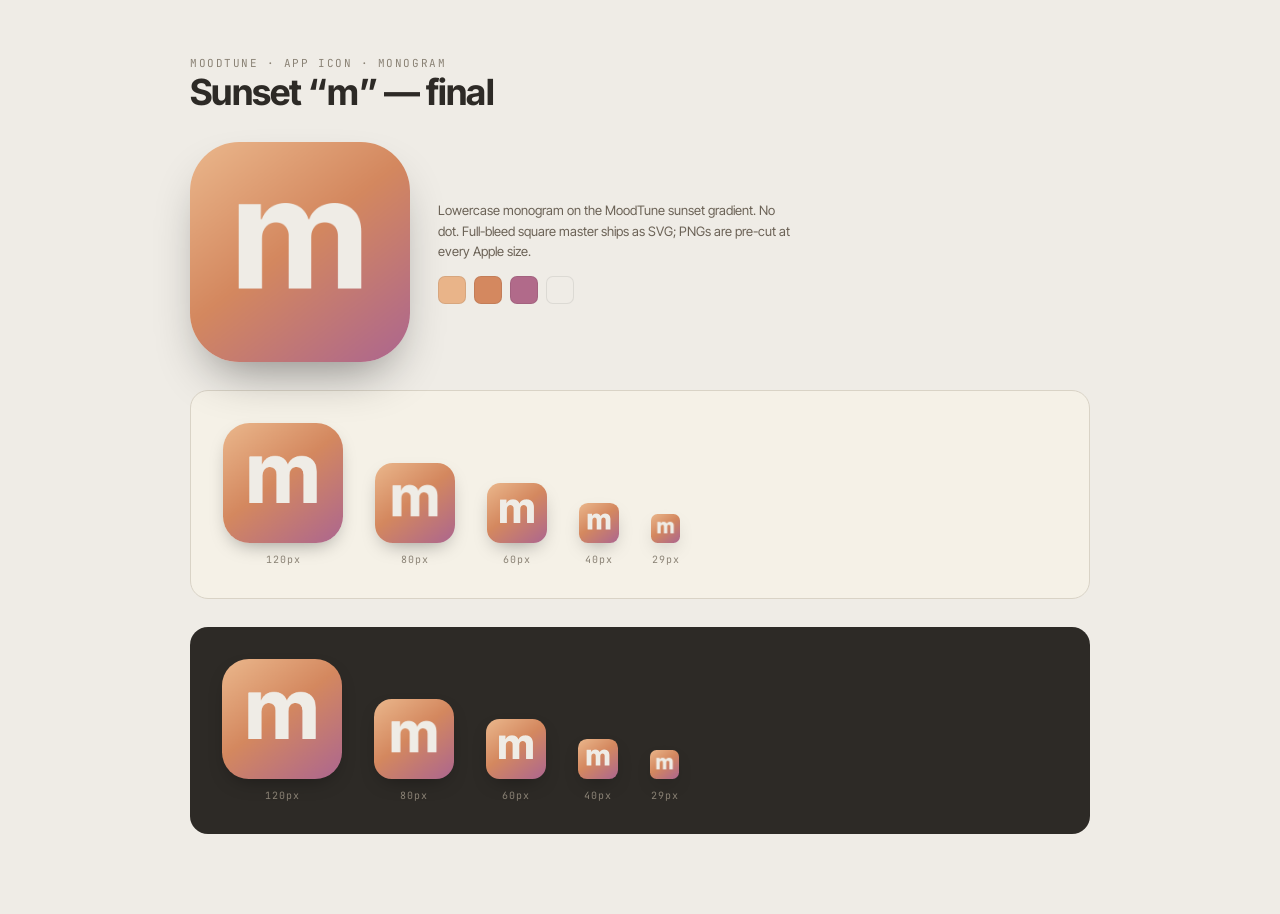
<file: app-icon/preview.html>
<!doctype html>
<html lang="en">
<head>
<meta charset="utf-8">
<title>MoodTune app icon — preview</title>
<link href="https://fonts.googleapis.com/css2?family=Inter+Tight:wght@500;700&family=JetBrains+Mono:wght@400;500&display=swap" rel="stylesheet">
<style>
  * { box-sizing: border-box; }
  body {
    margin: 0; background: #efece6; color: #2d2a26;
    font-family: "Inter Tight", system-ui, sans-serif;
    -webkit-font-smoothing: antialiased;
  }
  .wrap { max-width: 980px; margin: 0 auto; padding: 56px 40px 80px; }
  h1 { font-size: 36px; letter-spacing: -0.02em; margin: 0 0 4px; }
  .crumbs { font-family: "JetBrains Mono", monospace; font-size: 11px; letter-spacing: 0.14em; text-transform: uppercase; color: #8a8275; }
  .row {
    display: flex; align-items: flex-end; gap: 32px; flex-wrap: wrap;
    padding: 32px; border-radius: 18px; margin-top: 28px;
  }
  .row.light { background: #f5f1e7; border: 1px solid #d9d3c6; }
  .row.dark  { background: #2d2a26; }
  .row.dark .cap { color: #8a8275; }
  .step { display: flex; flex-direction: column; align-items: center; gap: 10px; }
  .step img { border-radius: 22.37%; box-shadow: 0 8px 20px -8px rgba(0,0,0,0.4); display: block; }
  .cap { font-family: "JetBrains Mono", monospace; font-size: 10px; color: #8a8275; letter-spacing: 0.1em; }
  .lead { display: flex; gap: 28px; align-items: center; margin-top: 28px; flex-wrap: wrap; }
  .lead img { border-radius: 22.37%; box-shadow: 0 24px 50px -18px rgba(0,0,0,0.45); width: 220px; height: 220px; }
  .lead .copy { max-width: 360px; }
  .lead .copy p { font-size: 13px; line-height: 1.6; color: #6b6256; margin: 0; }
  .lead .copy .sw { display: flex; gap: 8px; margin-top: 14px; }
  .lead .copy .sw span { width: 28px; height: 28px; border-radius: 7px; border: 1px solid rgba(0,0,0,0.08); }
</style>
</head>
<body>
  <div class="wrap">
    <div class="crumbs">MoodTune · App icon · Monogram</div>
    <h1>Sunset “m” — final</h1>

    <div class="lead">
      <img src="icon-1024.png" alt="MoodTune app icon">
      <div class="copy">
        <p>Lowercase monogram on the MoodTune sunset gradient. No dot. Full-bleed square master ships as SVG; PNGs are pre-cut at every Apple size.</p>
        <div class="sw">
          <span style="background:#e9b489"></span>
          <span style="background:#d4885f"></span>
          <span style="background:#b16a8a"></span>
          <span style="background:#efece6"></span>
        </div>
      </div>
    </div>

    <div class="row light">
      <div class="step"><img src="icon-180.png" width="120" height="120" alt=""><span class="cap">120px</span></div>
      <div class="step"><img src="icon-180.png" width="80" height="80" alt=""><span class="cap">80px</span></div>
      <div class="step"><img src="icon-120.png" width="60" height="60" alt=""><span class="cap">60px</span></div>
      <div class="step"><img src="icon-80.png" width="40" height="40" alt=""><span class="cap">40px</span></div>
      <div class="step"><img src="icon-60.png" width="29" height="29" alt=""><span class="cap">29px</span></div>
    </div>

    <div class="row dark">
      <div class="step"><img src="icon-180.png" width="120" height="120" alt=""><span class="cap">120px</span></div>
      <div class="step"><img src="icon-180.png" width="80" height="80" alt=""><span class="cap">80px</span></div>
      <div class="step"><img src="icon-120.png" width="60" height="60" alt=""><span class="cap">60px</span></div>
      <div class="step"><img src="icon-80.png" width="40" height="40" alt=""><span class="cap">40px</span></div>
      <div class="step"><img src="icon-60.png" width="29" height="29" alt=""><span class="cap">29px</span></div>
    </div>
  </div>
</body>
</html>
</file>
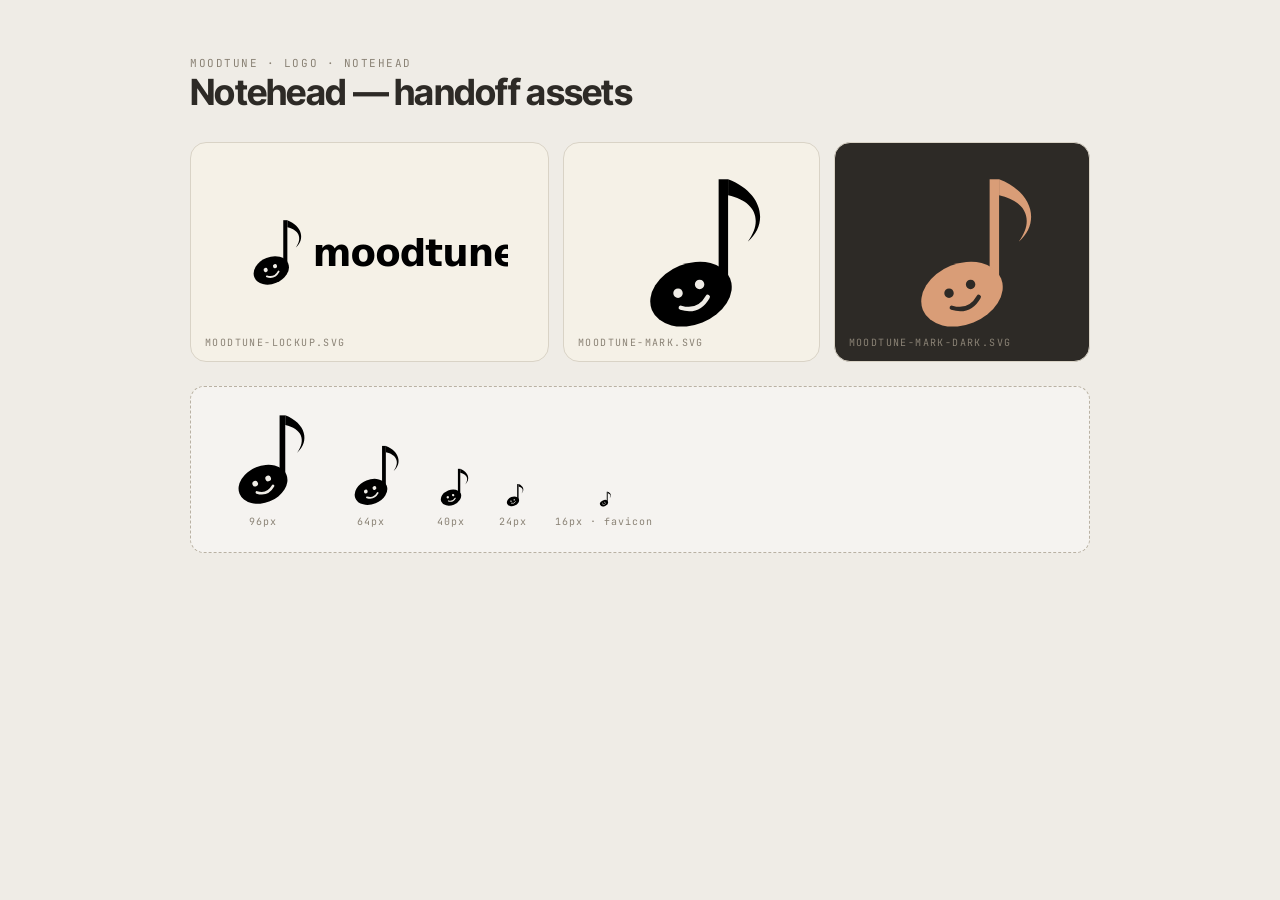
<file: logo/preview.html>
<!doctype html>
<html lang="en">
<head>
<meta charset="utf-8">
<title>MoodTune logo — preview</title>
<link href="https://fonts.googleapis.com/css2?family=Inter+Tight:wght@500;700&family=JetBrains+Mono:wght@400;500&display=swap" rel="stylesheet">
<style>
  * { box-sizing: border-box; }
  body {
    margin: 0;
    background: #efece6;
    color: #2d2a26;
    font-family: "Inter Tight", system-ui, sans-serif;
    -webkit-font-smoothing: antialiased;
  }
  .wrap { max-width: 980px; margin: 0 auto; padding: 56px 40px 80px; }
  h1 { font-size: 36px; letter-spacing: -0.02em; margin: 0 0 4px; }
  .crumbs { font-family: "JetBrains Mono", monospace; font-size: 11px; letter-spacing: 0.14em; text-transform: uppercase; color: #8a8275; }
  .row { display: grid; gap: 14px; margin-top: 28px; }
  .row.three { grid-template-columns: 1.4fr 1fr 1fr; }
  .card {
    background: #f5f1e7;
    border: 1px solid #d9d3c6;
    border-radius: 16px;
    padding: 28px;
    display: flex;
    align-items: center;
    justify-content: center;
    min-height: 220px;
    position: relative;
    color: #2d2a26;
  }
  .card.dark { background: #2d2a26; color: #d99d77; }
  .card .meta {
    position: absolute; bottom: 12px; left: 14px;
    font-family: "JetBrains Mono", monospace;
    font-size: 10px; letter-spacing: 0.14em; text-transform: uppercase;
    color: #8a8275;
  }
  .card.dark .meta { color: #8a8275; }
  .card img { max-width: 86%; max-height: 160px; }
  .card.lockup img { max-width: 92%; }
  .scale {
    display: flex; align-items: flex-end; gap: 28px;
    padding: 24px; border: 1px dashed #b9b1a3; border-radius: 14px;
    margin-top: 24px; background: rgba(255,255,255,0.4);
  }
  .scale .step { display: flex; flex-direction: column; align-items: center; gap: 8px; }
  .scale .step .cap { font-family: "JetBrains Mono", monospace; font-size: 10px; color: #8a8275; letter-spacing: 0.1em; }
</style>
</head>
<body>
  <div class="wrap">
    <div class="crumbs">MoodTune · Logo · Notehead</div>
    <h1>Notehead — handoff assets</h1>

    <div class="row three">
      <div class="card lockup">
        <img src="moodtune-lockup.svg" alt="MoodTune lockup">
        <span class="meta">moodtune-lockup.svg</span>
      </div>
      <div class="card">
        <img src="moodtune-mark.svg" alt="MoodTune mark">
        <span class="meta">moodtune-mark.svg</span>
      </div>
      <div class="card dark">
        <img src="moodtune-mark-dark.svg" alt="MoodTune mark, dark">
        <span class="meta">moodtune-mark-dark.svg</span>
      </div>
    </div>

    <div class="scale">
      <div class="step"><img src="moodtune-mark.svg" alt="" width="96" height="96"><span class="cap">96px</span></div>
      <div class="step"><img src="moodtune-mark.svg" alt="" width="64" height="64"><span class="cap">64px</span></div>
      <div class="step"><img src="moodtune-mark.svg" alt="" width="40" height="40"><span class="cap">40px</span></div>
      <div class="step"><img src="moodtune-mark.svg" alt="" width="24" height="24"><span class="cap">24px</span></div>
      <div class="step"><img src="moodtune-mark.svg" alt="" width="16" height="16"><span class="cap">16px · favicon</span></div>
    </div>
  </div>
</body>
</html>
</file>
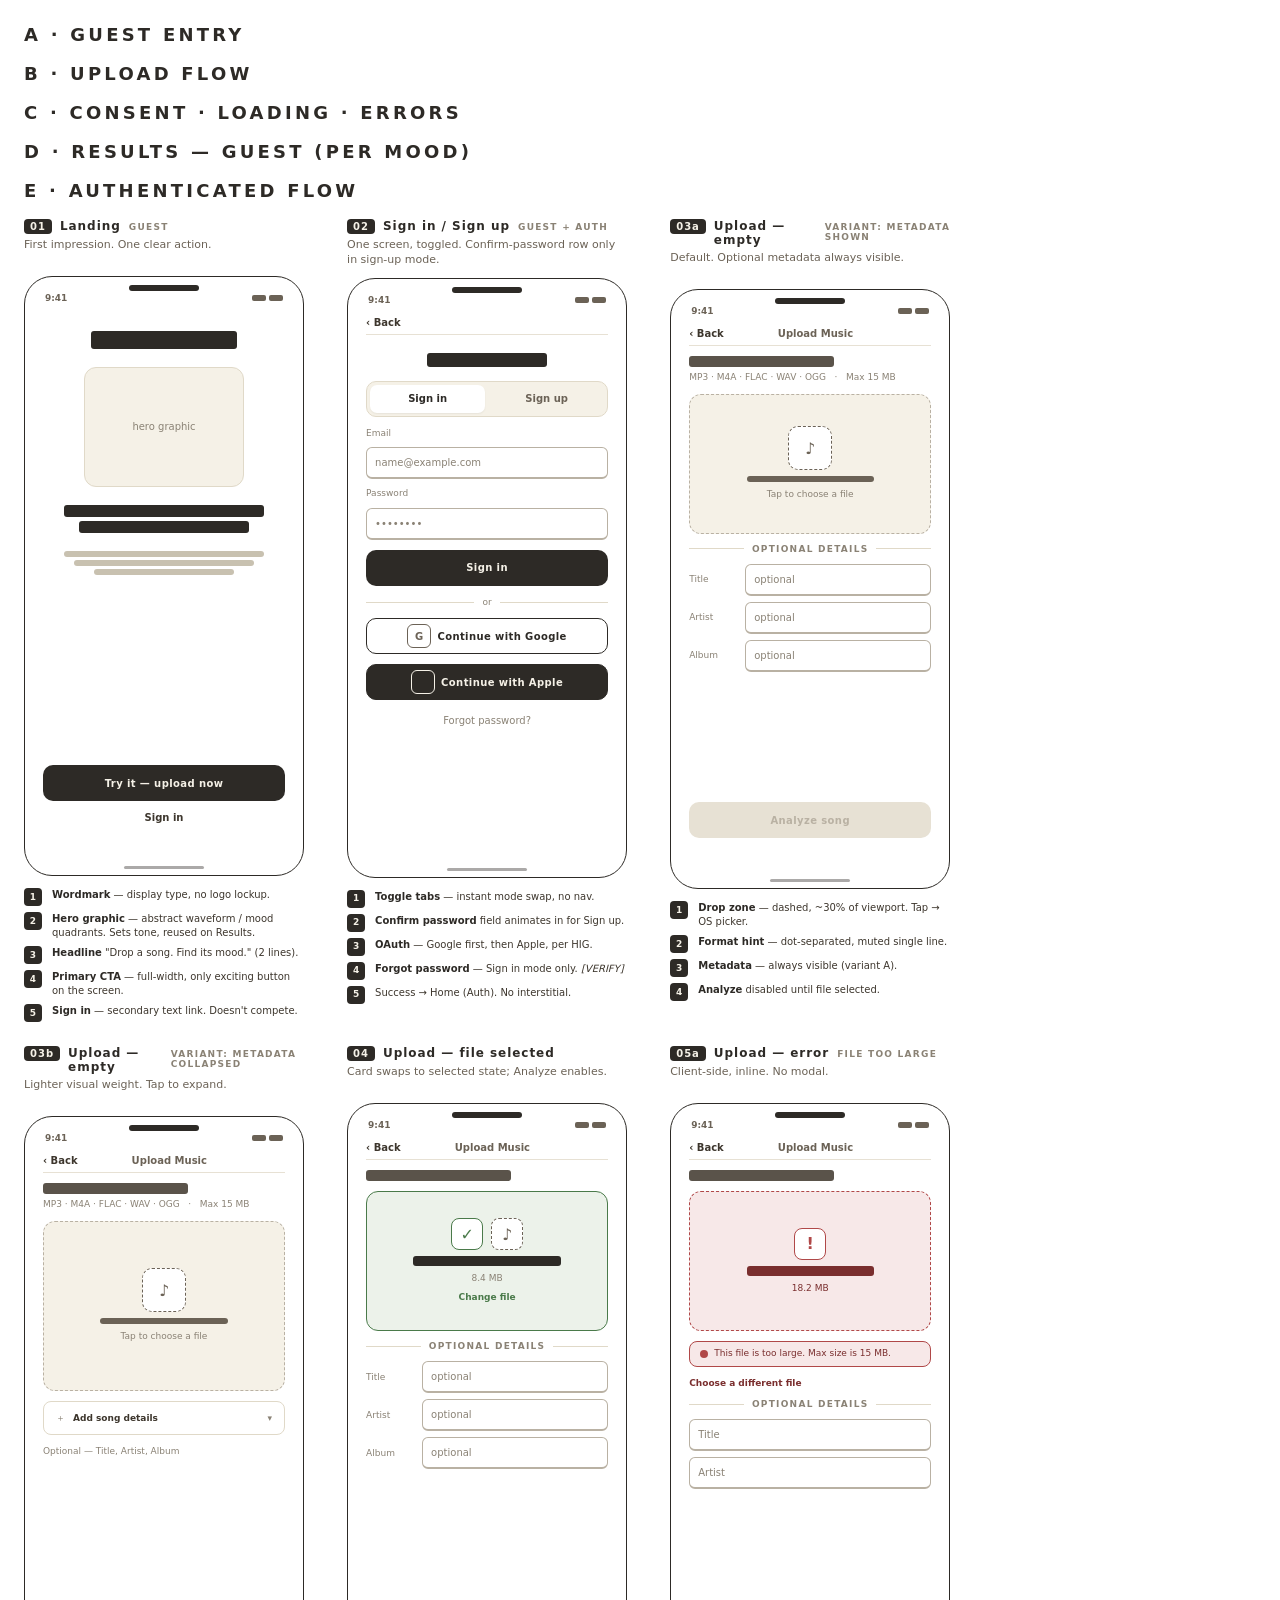
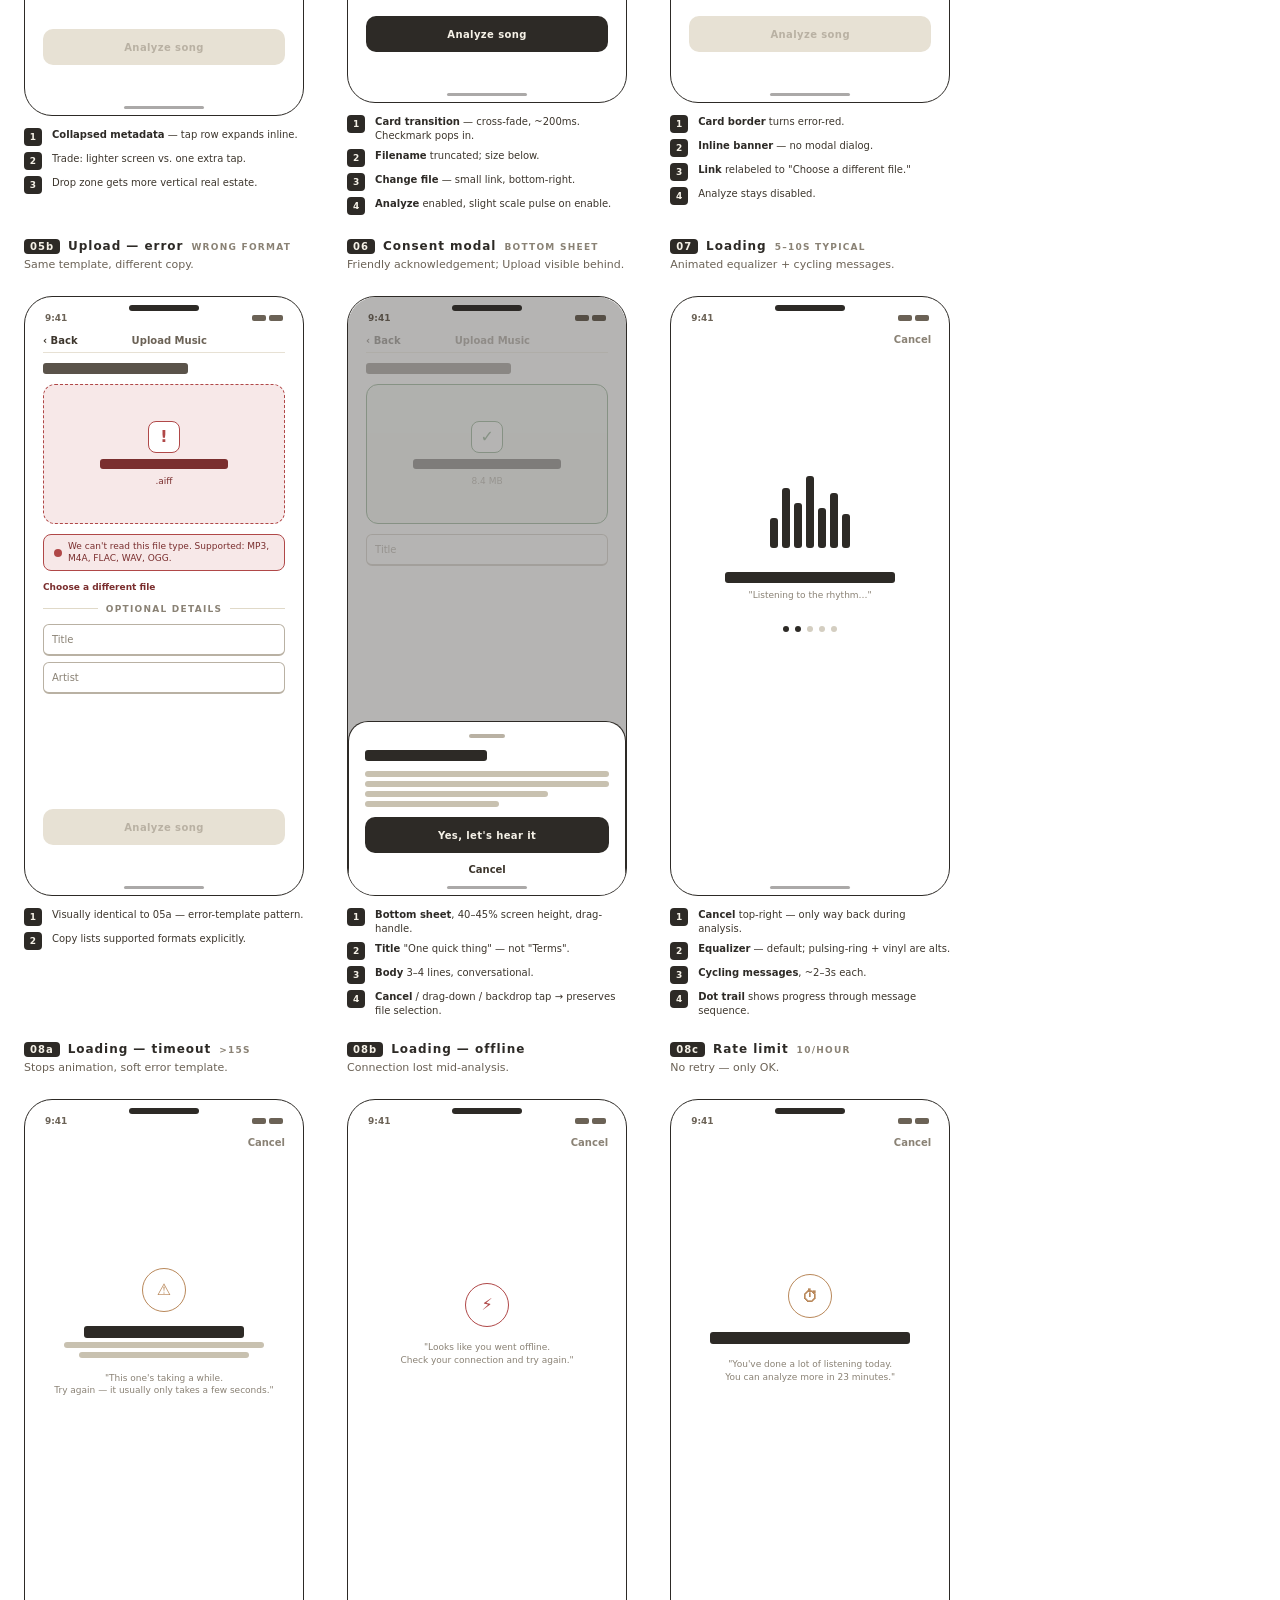
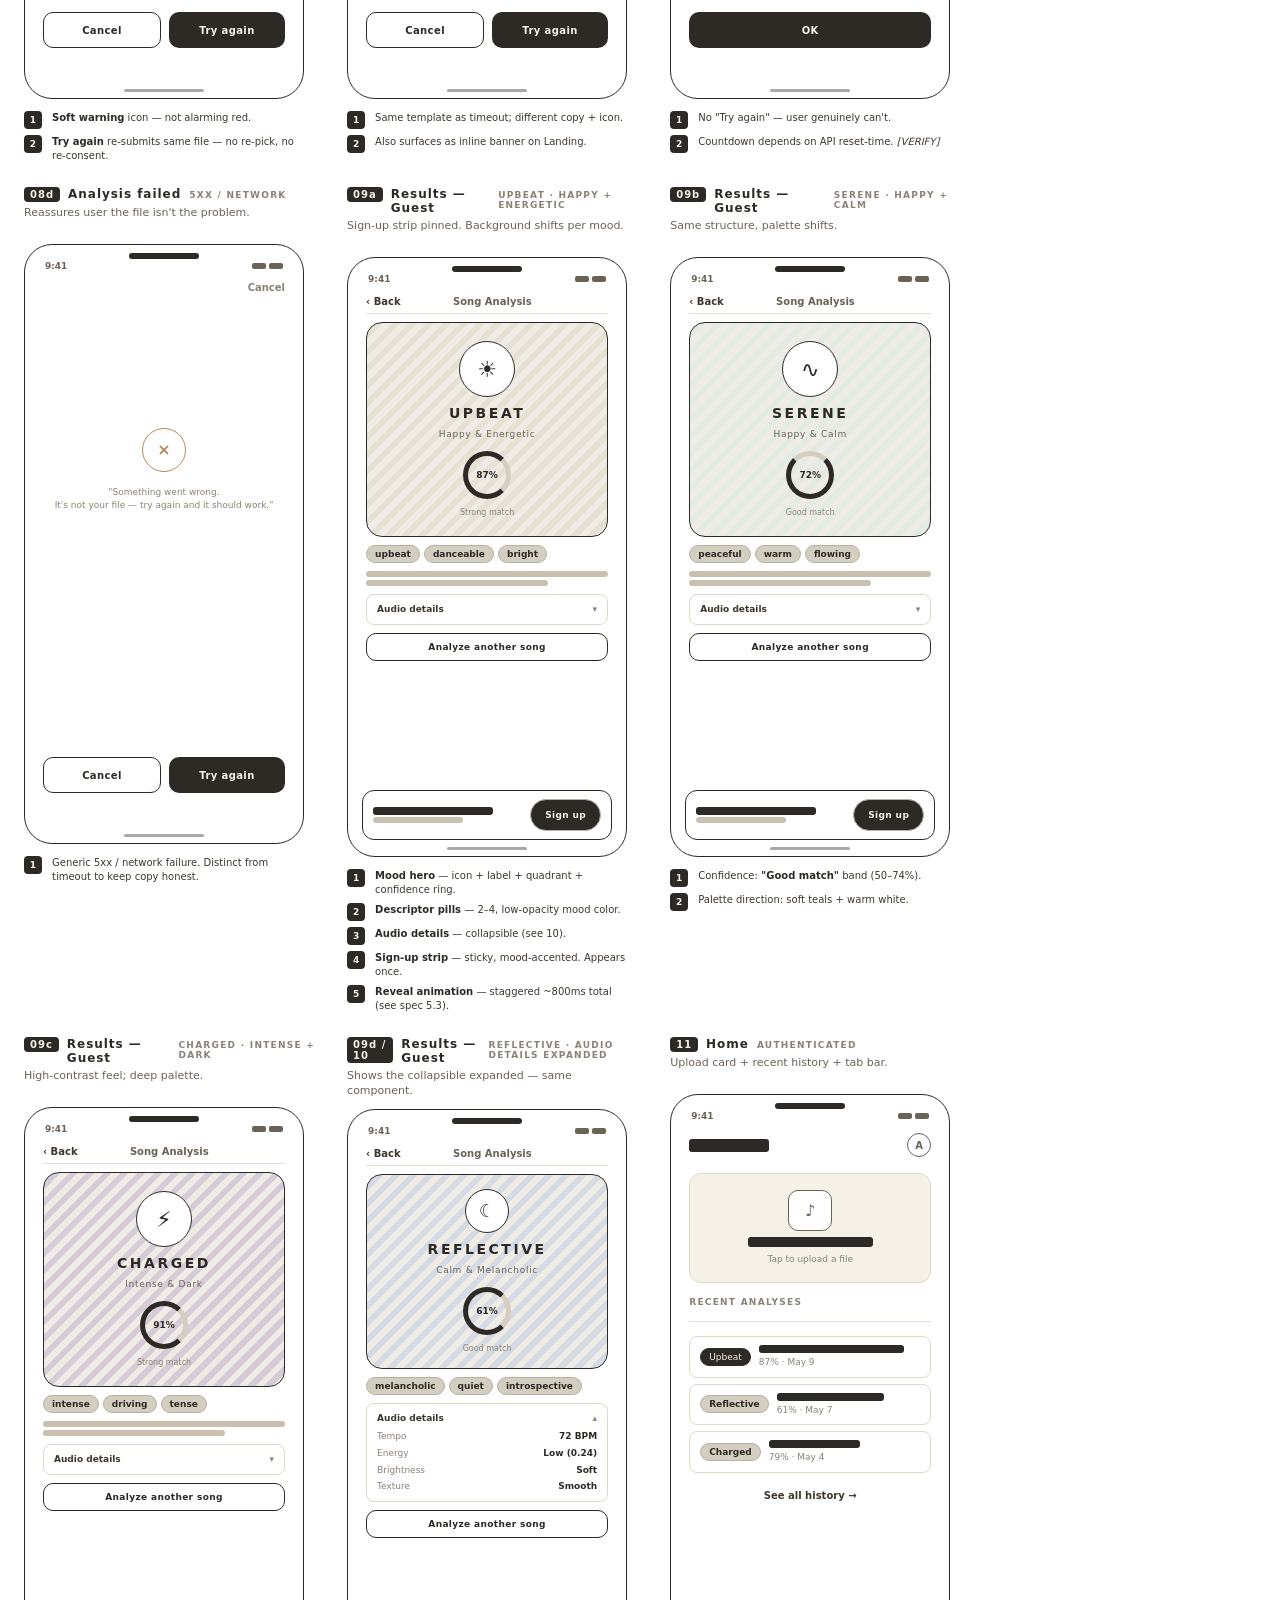
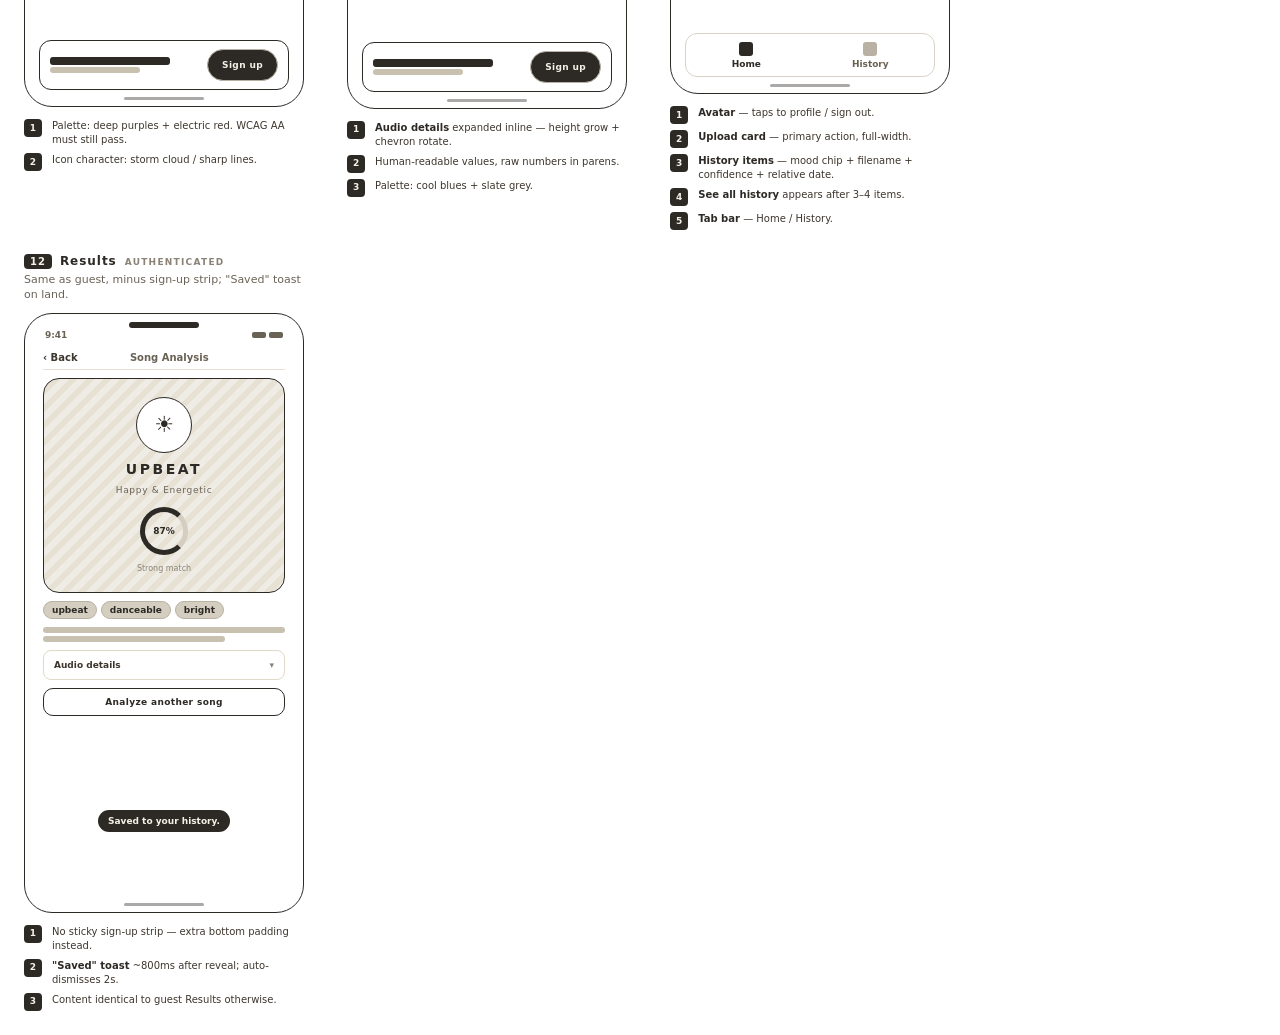
<file: docs/design/MoodTune Wireframes-print.html>
<!doctype html>
<html lang="en">
<head>
<meta charset="utf-8" />
<title>MoodTune — Wireframes</title>
<meta name="viewport" content="width=device-width, initial-scale=1" />
<link rel="stylesheet" href="styles.css" />
<style>
  /* Print-ready overrides — paginate flow rows */
  html, body { overflow: visible; height: auto; background: #fff; }
  #header, #legend, #controls, #arrows { display: none !important; }
  #viewport { position: static; inset: auto; overflow: visible; background: #fff; cursor: default; }
  #canvas {
    position: static;
    width: auto;
    height: auto;
    transform: none !important;
    padding: 24px 24px 0;
  }
  .flow-divider { display: none; }

  /* Treat each flow-row label as a page header */
  .flow-row {
    position: static !important;
    left: auto !important;
    top: auto !important;
    display: block;
    margin: 0 0 18px;
    break-before: page;
    break-after: avoid;
    page-break-before: always;
    page-break-after: avoid;
  }
  .flow-row:first-of-type { break-before: auto; page-break-before: auto; }
  .flow-row .row-label {
    background: #fff !important;
    border: none !important;
    padding: 0 !important;
    font-size: 18px;
    color: #2d2a26;
    letter-spacing: 0.18em;
  }

  /* Inject a flex row container per page using ::after on row labels would be
     fragile — instead we restyle .screen to flow inline-block, and use sibling
     wrapper logic in JS to group rows. As a fallback, lay out all screens as a
     responsive grid; the page-break attaches to each row label. */
  .screen {
    position: static !important;
    left: auto !important;
    top: auto !important;
    display: inline-block;
    vertical-align: top;
    margin: 0 18px 24px 0;
    break-inside: avoid;
    page-break-inside: avoid;
    width: 300px;
  }
  .screen .screen-sub { min-height: 28px; }
  .phone { box-shadow: none; }
  .callouts { max-width: 280px; }

  @page {
    size: A3 landscape;
    margin: 12mm 12mm 14mm;
  }
  @media print {
    body { -webkit-print-color-adjust: exact; print-color-adjust: exact; }
    .screen { margin-right: 12px; }
  }
</style>
</head>
<body>

<div id="header">
  <h1>MoodTune · Wireframes v1</h1>
  <p>Low-fi greybox flow for the design-system pass. Guest path on top, authenticated path on the bottom.</p>
  <div class="hint">Drag to pan · scroll to zoom · <kbd>F</kbd> fit · <kbd>0</kbd> reset</div>
</div>

<div id="legend">
  <div class="legend-title">Legend</div>
  <div class="legend-row"><span class="swatch sw-text"></span> text / copy bar</div>
  <div class="legend-row"><span class="swatch sw-input"></span> input field</div>
  <div class="legend-row"><span class="swatch sw-btn"></span> primary button</div>
  <div class="legend-row"><span class="swatch sw-ghost"></span> secondary / ghost</div>
  <div class="legend-row"><span class="swatch sw-card"></span> tappable card / drop zone</div>
  <div class="legend-row"><span class="swatch sw-mood"></span> mood hero (hatch = palette)</div>
  <div class="legend-row"><span class="swatch sw-error"></span> error state</div>
</div>

<div id="viewport">
  <div id="canvas">
    <svg id="arrows" viewBox="0 0 4400 5200" preserveAspectRatio="none">
      <defs>
        <marker id="arrowhead" viewBox="0 0 10 10" refX="8" refY="5" markerWidth="6" markerHeight="6" orient="auto-start-reverse">
          <path d="M0,0 L10,5 L0,10 z" fill="#2d2a26"></path>
        </marker>
        <marker id="arrowhead-muted" viewBox="0 0 10 10" refX="8" refY="5" markerWidth="6" markerHeight="6" orient="auto-start-reverse">
          <path d="M0,0 L10,5 L0,10 z" fill="#8a8275"></path>
        </marker>
      </defs>
      <!-- arrows injected at bottom of file via JS lines below -->
    </svg>

    <!-- ===== ROW LABELS ===== -->
    <div class="flow-row" style="left:60px; top:80px;"><span class="row-label">A · Guest entry</span></div>
    <div class="flow-row" style="left:60px; top:1010px;"><span class="row-label">B · Upload flow</span></div>
    <div class="flow-row" style="left:60px; top:1940px;"><span class="row-label">C · Consent · Loading · Errors</span></div>
    <div class="flow-row" style="left:60px; top:2870px;"><span class="row-label">D · Results — Guest (per mood)</span></div>
    <div class="flow-row" style="left:60px; top:3800px;"><span class="row-label">E · Authenticated flow</span></div>

    <div class="flow-divider" style="left:60px; top:920px; width:4280px;"></div>
    <div class="flow-divider" style="left:60px; top:1850px; width:4280px;"></div>
    <div class="flow-divider" style="left:60px; top:2780px; width:4280px;"></div>
    <div class="flow-divider" style="left:60px; top:3710px; width:4280px;"></div>

    <!-- ============================================================== -->
    <!-- ROW A · GUEST ENTRY                                            -->
    <!-- ============================================================== -->

    <!-- 01 Landing (Guest) -->
    <div class="screen" id="s-landing" style="left:120px; top:140px;">
      <div class="screen-title"><span class="num">01</span> Landing <span class="tag">Guest</span></div>
      <p class="screen-sub">First impression. One clear action.</p>
      <div class="phone">
        <div class="notch"></div>
        <div class="status-bar"><span>9:41</span><span class="right"><span class="dot"></span><span class="dot"></span></span></div>
        <div class="screen-content" style="justify-content:center;">
          <div style="height:8px;"></div>
          <div style="display:flex; flex-direction:column; align-items:center; gap:18px;">
            <div class="bar h1" style="width:60%; height:18px;"></div>
            <div class="card flat" style="width:160px; height:120px; padding:0; display:flex; align-items:center; justify-content:center;">
              <div class="muted" style="font-size:10px;">hero graphic</div>
            </div>
            <div class="text-block" style="align-items:center; text-align:center;">
              <div class="bar" style="height:12px; width:200px; background:#2d2a26;"></div>
              <div class="bar" style="height:12px; width:170px; background:#2d2a26;"></div>
            </div>
            <div class="text-block" style="align-items:center; gap:3px;">
              <div class="bar body" style="width:200px;"></div>
              <div class="bar body" style="width:180px;"></div>
              <div class="bar body" style="width:140px;"></div>
            </div>
          </div>
          <div style="flex:1;"></div>
          <div class="btn primary full">Try it — upload now</div>
          <div style="text-align:center;"><div class="muted" style="font-size:10px; color:#3d362d; font-weight:600;">Sign in</div></div>
        </div>
        <div class="home-indicator"></div>
      </div>
      <div class="callouts">
        <span class="co-num">1</span><span class="co-text"><b>Wordmark</b> — display type, no logo lockup.</span>
        <span class="co-num">2</span><span class="co-text"><b>Hero graphic</b> — abstract waveform / mood quadrants. Sets tone, reused on Results.</span>
        <span class="co-num">3</span><span class="co-text"><b>Headline</b> "Drop a song. Find its mood." (2 lines).</span>
        <span class="co-num">4</span><span class="co-text"><b>Primary CTA</b> — full-width, only exciting button on the screen.</span>
        <span class="co-num">5</span><span class="co-text"><b>Sign in</b> — secondary text link. Doesn't compete.</span>
      </div>
    </div>

    <!-- 02 Sign in / Sign up -->
    <div class="screen" id="s-signin" style="left:560px; top:140px;">
      <div class="screen-title"><span class="num">02</span> Sign in / Sign up <span class="tag">Guest + Auth</span></div>
      <p class="screen-sub">One screen, toggled. Confirm-password row only in sign-up mode.</p>
      <div class="phone">
        <div class="notch"></div>
        <div class="status-bar"><span>9:41</span><span class="right"><span class="dot"></span><span class="dot"></span></span></div>
        <div class="screen-content">
          <div class="nav-bar"><span class="back">‹  Back</span><span class="title"></span><span class="spacer"></span></div>
          <div style="text-align:center; padding: 8px 0 4px;">
            <div class="bar" style="height:14px; width:120px; background:#2d2a26; margin:0 auto;"></div>
          </div>
          <div class="toggle-tabs">
            <div class="toggle active">Sign in</div>
            <div class="toggle">Sign up</div>
          </div>
          <div class="text-block" style="gap:8px;">
            <div class="muted">Email</div>
            <div class="input">name@example.com</div>
            <div class="muted">Password</div>
            <div class="input">••••••••</div>
          </div>
          <div class="btn primary full">Sign in</div>
          <div class="row" style="gap:8px; align-items:center;">
            <div style="flex:1; height:1px; background:#e0d9c8;"></div>
            <div class="muted" style="font-size:9px;">or</div>
            <div style="flex:1; height:1px; background:#e0d9c8;"></div>
          </div>
          <div class="btn ghost full"><div class="icon-box sm" style="margin-right:6px;">G</div>Continue with Google</div>
          <div class="btn ghost full" style="background:#2d2a26; color:#f5f1e7; border-color:#2d2a26;"><div class="icon-box sm" style="margin-right:6px; background:#2d2a26; color:#f5f1e7; border-color:#f5f1e7;"></div>Continue with Apple</div>
          <div style="text-align:center; margin-top:4px;"><div class="muted" style="font-size:10px;">Forgot password?</div></div>
        </div>
        <div class="home-indicator"></div>
      </div>
      <div class="callouts">
        <span class="co-num">1</span><span class="co-text"><b>Toggle tabs</b> — instant mode swap, no nav.</span>
        <span class="co-num">2</span><span class="co-text"><b>Confirm password</b> field animates in for Sign up.</span>
        <span class="co-num">3</span><span class="co-text"><b>OAuth</b> — Google first, then Apple, per HIG.</span>
        <span class="co-num">4</span><span class="co-text"><b>Forgot password</b> — Sign in mode only. <i>[VERIFY]</i></span>
        <span class="co-num">5</span><span class="co-text">Success → Home (Auth). No interstitial.</span>
      </div>
    </div>

    <!-- ============================================================== -->
    <!-- ROW B · UPLOAD FLOW                                            -->
    <!-- ============================================================== -->

    <!-- 03 Upload — empty, metadata shown -->
    <div class="screen" id="s-upload-a" style="left:120px; top:1070px;">
      <div class="screen-title"><span class="num">03a</span> Upload — empty <span class="tag">variant: metadata shown</span></div>
      <p class="screen-sub">Default. Optional metadata always visible.</p>
      <div class="phone">
        <div class="notch"></div>
        <div class="status-bar"><span>9:41</span><span class="right"><span class="dot"></span><span class="dot"></span></span></div>
        <div class="screen-content">
          <div class="nav-bar"><span class="back">‹  Back</span><span class="title">Upload Music</span><span class="spacer"></span></div>
          <div class="text-block">
            <div class="bar h2" style="width:60%;"></div>
            <div class="muted">MP3 · M4A · FLAC · WAV · OGG &nbsp; · &nbsp; Max 15 MB</div>
          </div>
          <div class="card" style="height:140px; border-style:dashed;">
            <div class="icon-box lg dashed">♪</div>
            <div class="bar body" style="width:60%; background:#6b6256;"></div>
            <div class="muted">Tap to choose a file</div>
          </div>
          <div class="row" style="align-items:center; gap:8px;">
            <div style="flex:1; height:1px; background:#e0d9c8;"></div>
            <div class="section-label">Optional details</div>
            <div style="flex:1; height:1px; background:#e0d9c8;"></div>
          </div>
          <div class="text-block" style="gap:6px;">
            <div class="row"><div class="muted" style="width:50px;">Title</div><div class="input" style="flex:1;">optional</div></div>
            <div class="row"><div class="muted" style="width:50px;">Artist</div><div class="input" style="flex:1;">optional</div></div>
            <div class="row"><div class="muted" style="width:50px;">Album</div><div class="input" style="flex:1;">optional</div></div>
          </div>
          <div style="flex:1;"></div>
          <div class="btn disabled full">Analyze song</div>
        </div>
        <div class="home-indicator"></div>
      </div>
      <div class="callouts">
        <span class="co-num">1</span><span class="co-text"><b>Drop zone</b> — dashed, ~30% of viewport. Tap → OS picker.</span>
        <span class="co-num">2</span><span class="co-text"><b>Format hint</b> — dot-separated, muted single line.</span>
        <span class="co-num">3</span><span class="co-text"><b>Metadata</b> — always visible (variant A).</span>
        <span class="co-num">4</span><span class="co-text"><b>Analyze</b> disabled until file selected.</span>
      </div>
    </div>

    <!-- 03b Upload — empty, metadata collapsed -->
    <div class="screen" id="s-upload-b" style="left:560px; top:1070px;">
      <div class="screen-title"><span class="num">03b</span> Upload — empty <span class="tag">variant: metadata collapsed</span></div>
      <p class="screen-sub">Lighter visual weight. Tap to expand.</p>
      <div class="phone">
        <div class="notch"></div>
        <div class="status-bar"><span>9:41</span><span class="right"><span class="dot"></span><span class="dot"></span></span></div>
        <div class="screen-content">
          <div class="nav-bar"><span class="back">‹  Back</span><span class="title">Upload Music</span><span class="spacer"></span></div>
          <div class="text-block">
            <div class="bar h2" style="width:60%;"></div>
            <div class="muted">MP3 · M4A · FLAC · WAV · OGG &nbsp; · &nbsp; Max 15 MB</div>
          </div>
          <div class="card" style="height:170px; border-style:dashed;">
            <div class="icon-box lg dashed">♪</div>
            <div class="bar body" style="width:60%; background:#6b6256;"></div>
            <div class="muted">Tap to choose a file</div>
          </div>
          <div class="row between" style="border:1px solid #e0d9c8; border-radius:8px; padding:10px 12px;">
            <div class="row" style="gap:8px;"><div class="muted">＋</div><div class="muted" style="color:#3d362d; font-weight:600;">Add song details</div></div>
            <div class="muted">▾</div>
          </div>
          <div class="muted" style="font-size:9px; color:#8a8275;">Optional — Title, Artist, Album</div>
          <div style="flex:1;"></div>
          <div class="btn disabled full">Analyze song</div>
        </div>
        <div class="home-indicator"></div>
      </div>
      <div class="callouts">
        <span class="co-num">1</span><span class="co-text"><b>Collapsed metadata</b> — tap row expands inline.</span>
        <span class="co-num">2</span><span class="co-text">Trade: lighter screen vs. one extra tap.</span>
        <span class="co-num">3</span><span class="co-text">Drop zone gets more vertical real estate.</span>
      </div>
    </div>

    <!-- 04 Upload — file selected -->
    <div class="screen" id="s-upload-selected" style="left:1000px; top:1070px;">
      <div class="screen-title"><span class="num">04</span> Upload — file selected</div>
      <p class="screen-sub">Card swaps to selected state; Analyze enables.</p>
      <div class="phone">
        <div class="notch"></div>
        <div class="status-bar"><span>9:41</span><span class="right"><span class="dot"></span><span class="dot"></span></span></div>
        <div class="screen-content">
          <div class="nav-bar"><span class="back">‹  Back</span><span class="title">Upload Music</span><span class="spacer"></span></div>
          <div class="bar h2" style="width:60%;"></div>
          <div class="card selected" style="height:140px;">
            <div class="row" style="align-items:center; gap:8px;">
              <div class="icon-box success">✓</div>
              <div class="icon-box dashed">♪</div>
            </div>
            <div class="bar" style="width:70%; height:10px; background:#2d2a26;"></div>
            <div class="muted">8.4 MB</div>
            <div class="muted" style="color:#4a7a4a; font-weight:600;">Change file</div>
          </div>
          <div class="row" style="align-items:center; gap:8px;">
            <div style="flex:1; height:1px; background:#e0d9c8;"></div>
            <div class="section-label">Optional details</div>
            <div style="flex:1; height:1px; background:#e0d9c8;"></div>
          </div>
          <div class="text-block" style="gap:6px;">
            <div class="row"><div class="muted" style="width:50px;">Title</div><div class="input" style="flex:1;">optional</div></div>
            <div class="row"><div class="muted" style="width:50px;">Artist</div><div class="input" style="flex:1;">optional</div></div>
            <div class="row"><div class="muted" style="width:50px;">Album</div><div class="input" style="flex:1;">optional</div></div>
          </div>
          <div style="flex:1;"></div>
          <div class="btn primary full">Analyze song</div>
        </div>
        <div class="home-indicator"></div>
      </div>
      <div class="callouts">
        <span class="co-num">1</span><span class="co-text"><b>Card transition</b> — cross-fade, ~200ms. Checkmark pops in.</span>
        <span class="co-num">2</span><span class="co-text"><b>Filename</b> truncated; size below.</span>
        <span class="co-num">3</span><span class="co-text"><b>Change file</b> — small link, bottom-right.</span>
        <span class="co-num">4</span><span class="co-text"><b>Analyze</b> enabled, slight scale pulse on enable.</span>
      </div>
    </div>

    <!-- 05a Upload — error: too large -->
    <div class="screen" id="s-upload-oversize" style="left:1440px; top:1070px;">
      <div class="screen-title"><span class="num">05a</span> Upload — error <span class="tag">file too large</span></div>
      <p class="screen-sub">Client-side, inline. No modal.</p>
      <div class="phone">
        <div class="notch"></div>
        <div class="status-bar"><span>9:41</span><span class="right"><span class="dot"></span><span class="dot"></span></span></div>
        <div class="screen-content">
          <div class="nav-bar"><span class="back">‹  Back</span><span class="title">Upload Music</span><span class="spacer"></span></div>
          <div class="bar h2" style="width:60%;"></div>
          <div class="card error" style="height:140px;">
            <div class="icon-box error">!</div>
            <div class="bar" style="width:60%; height:10px; background:#7a2e2e;"></div>
            <div class="muted" style="color:#7a2e2e;">18.2 MB</div>
          </div>
          <div class="banner error">
            <div class="dot"></div>
            <div>This file is too large. Max size is 15 MB.</div>
          </div>
          <div class="muted" style="color:#7a2e2e; font-weight:600;">Choose a different file</div>
          <div class="row" style="align-items:center; gap:8px;">
            <div style="flex:1; height:1px; background:#e0d9c8;"></div>
            <div class="section-label">Optional details</div>
            <div style="flex:1; height:1px; background:#e0d9c8;"></div>
          </div>
          <div class="text-block" style="gap:6px;">
            <div class="input">Title</div>
            <div class="input">Artist</div>
          </div>
          <div style="flex:1;"></div>
          <div class="btn disabled full">Analyze song</div>
        </div>
        <div class="home-indicator"></div>
      </div>
      <div class="callouts">
        <span class="co-num">1</span><span class="co-text"><b>Card border</b> turns error-red.</span>
        <span class="co-num">2</span><span class="co-text"><b>Inline banner</b> — no modal dialog.</span>
        <span class="co-num">3</span><span class="co-text"><b>Link</b> relabeled to "Choose a different file."</span>
        <span class="co-num">4</span><span class="co-text">Analyze stays disabled.</span>
      </div>
    </div>

    <!-- 05b Upload — error: wrong format -->
    <div class="screen" id="s-upload-format" style="left:1880px; top:1070px;">
      <div class="screen-title"><span class="num">05b</span> Upload — error <span class="tag">wrong format</span></div>
      <p class="screen-sub">Same template, different copy.</p>
      <div class="phone">
        <div class="notch"></div>
        <div class="status-bar"><span>9:41</span><span class="right"><span class="dot"></span><span class="dot"></span></span></div>
        <div class="screen-content">
          <div class="nav-bar"><span class="back">‹  Back</span><span class="title">Upload Music</span><span class="spacer"></span></div>
          <div class="bar h2" style="width:60%;"></div>
          <div class="card error" style="height:140px;">
            <div class="icon-box error">!</div>
            <div class="bar" style="width:60%; height:10px; background:#7a2e2e;"></div>
            <div class="muted" style="color:#7a2e2e;">.aiff</div>
          </div>
          <div class="banner error">
            <div class="dot"></div>
            <div>We can't read this file type. Supported: MP3, M4A, FLAC, WAV, OGG.</div>
          </div>
          <div class="muted" style="color:#7a2e2e; font-weight:600;">Choose a different file</div>
          <div class="row" style="align-items:center; gap:8px;">
            <div style="flex:1; height:1px; background:#e0d9c8;"></div>
            <div class="section-label">Optional details</div>
            <div style="flex:1; height:1px; background:#e0d9c8;"></div>
          </div>
          <div class="text-block" style="gap:6px;">
            <div class="input">Title</div>
            <div class="input">Artist</div>
          </div>
          <div style="flex:1;"></div>
          <div class="btn disabled full">Analyze song</div>
        </div>
        <div class="home-indicator"></div>
      </div>
      <div class="callouts">
        <span class="co-num">1</span><span class="co-text">Visually identical to 05a — error-template pattern.</span>
        <span class="co-num">2</span><span class="co-text">Copy lists supported formats explicitly.</span>
      </div>
    </div>

    <!-- ============================================================== -->
    <!-- ROW C · CONSENT + LOADING + ERRORS                             -->
    <!-- ============================================================== -->

    <!-- 06 Consent modal -->
    <div class="screen" id="s-consent" style="left:120px; top:2000px;">
      <div class="screen-title"><span class="num">06</span> Consent modal <span class="tag">bottom sheet</span></div>
      <p class="screen-sub">Friendly acknowledgement; Upload visible behind.</p>
      <div class="phone">
        <div class="notch"></div>
        <div class="status-bar"><span>9:41</span><span class="right"><span class="dot"></span><span class="dot"></span></span></div>
        <div class="screen-content" style="opacity:0.4;">
          <div class="nav-bar"><span class="back">‹  Back</span><span class="title">Upload Music</span><span class="spacer"></span></div>
          <div class="bar h2" style="width:60%;"></div>
          <div class="card selected" style="height:140px;">
            <div class="icon-box success">✓</div>
            <div class="bar" style="width:70%; height:10px; background:#2d2a26;"></div>
            <div class="muted">8.4 MB</div>
          </div>
          <div class="input">Title</div>
        </div>
        <div class="sheet-overlay"></div>
        <div class="sheet">
          <div class="drag-handle"></div>
          <div class="bar h2" style="width:50%; background:#2d2a26;"></div>
          <div class="text-block">
            <div class="bar body"></div>
            <div class="bar body"></div>
            <div class="bar body short"></div>
            <div class="bar body shorter"></div>
          </div>
          <div class="btn primary full">Yes, let's hear it</div>
          <div style="text-align:center;"><div class="muted" style="font-size:10px; color:#3d362d; font-weight:600;">Cancel</div></div>
        </div>
        <div class="home-indicator"></div>
      </div>
      <div class="callouts">
        <span class="co-num">1</span><span class="co-text"><b>Bottom sheet</b>, 40–45% screen height, drag-handle.</span>
        <span class="co-num">2</span><span class="co-text"><b>Title</b> "One quick thing" — not "Terms".</span>
        <span class="co-num">3</span><span class="co-text"><b>Body</b> 3–4 lines, conversational.</span>
        <span class="co-num">4</span><span class="co-text"><b>Cancel</b> / drag-down / backdrop tap → preserves file selection.</span>
      </div>
    </div>

    <!-- 07 Loading state -->
    <div class="screen" id="s-loading" style="left:560px; top:2000px;">
      <div class="screen-title"><span class="num">07</span> Loading <span class="tag">5–10s typical</span></div>
      <p class="screen-sub">Animated equalizer + cycling messages.</p>
      <div class="phone">
        <div class="notch"></div>
        <div class="status-bar"><span>9:41</span><span class="right"><span class="dot"></span><span class="dot"></span></span></div>
        <div class="screen-content">
          <div class="row between"><span></span><div class="muted" style="font-size:10px; font-weight:600;">Cancel</div></div>
          <div style="flex:1;"></div>
          <div class="eq">
            <div class="bar-eq" style="height:30px;"></div>
            <div class="bar-eq" style="height:60px;"></div>
            <div class="bar-eq" style="height:45px;"></div>
            <div class="bar-eq" style="height:72px;"></div>
            <div class="bar-eq" style="height:40px;"></div>
            <div class="bar-eq" style="height:55px;"></div>
            <div class="bar-eq" style="height:34px;"></div>
          </div>
          <div style="text-align:center; margin-top:14px;">
            <div class="bar" style="height:11px; width:170px; background:#2d2a26; margin:0 auto;"></div>
            <div class="muted" style="margin-top:6px;">"Listening to the rhythm…"</div>
          </div>
          <div style="display:flex; gap:6px; justify-content:center; margin-top:14px;">
            <div style="width:6px;height:6px;border-radius:50%;background:#2d2a26;"></div>
            <div style="width:6px;height:6px;border-radius:50%;background:#2d2a26;"></div>
            <div style="width:6px;height:6px;border-radius:50%;background:#d4cec1;"></div>
            <div style="width:6px;height:6px;border-radius:50%;background:#d4cec1;"></div>
            <div style="width:6px;height:6px;border-radius:50%;background:#d4cec1;"></div>
          </div>
          <div style="flex:2;"></div>
        </div>
        <div class="home-indicator"></div>
      </div>
      <div class="callouts">
        <span class="co-num">1</span><span class="co-text"><b>Cancel</b> top-right — only way back during analysis.</span>
        <span class="co-num">2</span><span class="co-text"><b>Equalizer</b> — default; pulsing-ring + vinyl are alts.</span>
        <span class="co-num">3</span><span class="co-text"><b>Cycling messages</b>, ~2–3s each.</span>
        <span class="co-num">4</span><span class="co-text"><b>Dot trail</b> shows progress through message sequence.</span>
      </div>
    </div>

    <!-- 08a Loading — timeout -->
    <div class="screen" id="s-timeout" style="left:1000px; top:2000px;">
      <div class="screen-title"><span class="num">08a</span> Loading — timeout <span class="tag">&gt;15s</span></div>
      <p class="screen-sub">Stops animation, soft error template.</p>
      <div class="phone">
        <div class="notch"></div>
        <div class="status-bar"><span>9:41</span><span class="right"><span class="dot"></span><span class="dot"></span></span></div>
        <div class="screen-content">
          <div class="row between"><span></span><div class="muted" style="font-size:10px; font-weight:600;">Cancel</div></div>
          <div style="flex:1;"></div>
          <div style="display:flex; flex-direction:column; align-items:center; gap:14px;">
            <div class="icon-box lg" style="border-color:#b9885a; color:#b9885a; border-radius:50%;">⚠</div>
            <div class="text-block" style="align-items:center; gap:4px;">
              <div class="bar" style="width:160px; height:12px; background:#2d2a26;"></div>
              <div class="bar body" style="width:200px;"></div>
              <div class="bar body" style="width:170px;"></div>
            </div>
            <div class="muted" style="text-align:center;">"This one's taking a while.<br>Try again — it usually only takes a few seconds."</div>
          </div>
          <div style="flex:2;"></div>
          <div class="row" style="gap:8px;">
            <div class="btn ghost" style="flex:1;">Cancel</div>
            <div class="btn primary" style="flex:1;">Try again</div>
          </div>
        </div>
        <div class="home-indicator"></div>
      </div>
      <div class="callouts">
        <span class="co-num">1</span><span class="co-text"><b>Soft warning</b> icon — not alarming red.</span>
        <span class="co-num">2</span><span class="co-text"><b>Try again</b> re-submits same file — no re-pick, no re-consent.</span>
      </div>
    </div>

    <!-- 08b Loading — offline -->
    <div class="screen" id="s-offline" style="left:1440px; top:2000px;">
      <div class="screen-title"><span class="num">08b</span> Loading — offline</div>
      <p class="screen-sub">Connection lost mid-analysis.</p>
      <div class="phone">
        <div class="notch"></div>
        <div class="status-bar"><span>9:41</span><span class="right"><span class="dot"></span><span class="dot"></span></span></div>
        <div class="screen-content">
          <div class="row between"><span></span><div class="muted" style="font-size:10px; font-weight:600;">Cancel</div></div>
          <div style="flex:1;"></div>
          <div style="display:flex; flex-direction:column; align-items:center; gap:14px;">
            <div class="icon-box lg" style="border-color:#b04848; color:#b04848; border-radius:50%;">⚡</div>
            <div class="muted" style="text-align:center;">"Looks like you went offline.<br>Check your connection and try again."</div>
          </div>
          <div style="flex:2;"></div>
          <div class="row" style="gap:8px;">
            <div class="btn ghost" style="flex:1;">Cancel</div>
            <div class="btn primary" style="flex:1;">Try again</div>
          </div>
        </div>
        <div class="home-indicator"></div>
      </div>
      <div class="callouts">
        <span class="co-num">1</span><span class="co-text">Same template as timeout; different copy + icon.</span>
        <span class="co-num">2</span><span class="co-text">Also surfaces as inline banner on Landing.</span>
      </div>
    </div>

    <!-- 08c Rate limit -->
    <div class="screen" id="s-ratelimit" style="left:1880px; top:2000px;">
      <div class="screen-title"><span class="num">08c</span> Rate limit <span class="tag">10/hour</span></div>
      <p class="screen-sub">No retry — only OK.</p>
      <div class="phone">
        <div class="notch"></div>
        <div class="status-bar"><span>9:41</span><span class="right"><span class="dot"></span><span class="dot"></span></span></div>
        <div class="screen-content">
          <div class="row between"><span></span><div class="muted" style="font-size:10px; font-weight:600;">Cancel</div></div>
          <div style="flex:1;"></div>
          <div style="display:flex; flex-direction:column; align-items:center; gap:14px;">
            <div class="icon-box lg" style="border-color:#b9885a; color:#b9885a; border-radius:50%;">⏱</div>
            <div class="text-block" style="align-items:center; gap:4px;">
              <div class="bar" style="width:200px; height:12px; background:#2d2a26;"></div>
            </div>
            <div class="muted" style="text-align:center;">"You've done a lot of listening today.<br>You can analyze more in 23 minutes."</div>
          </div>
          <div style="flex:2;"></div>
          <div class="btn primary full">OK</div>
        </div>
        <div class="home-indicator"></div>
      </div>
      <div class="callouts">
        <span class="co-num">1</span><span class="co-text">No "Try again" — user genuinely can't.</span>
        <span class="co-num">2</span><span class="co-text">Countdown depends on API reset-time. <i>[VERIFY]</i></span>
      </div>
    </div>

    <!-- 08d Generic failure -->
    <div class="screen" id="s-failure" style="left:2320px; top:2000px;">
      <div class="screen-title"><span class="num">08d</span> Analysis failed <span class="tag">5xx / network</span></div>
      <p class="screen-sub">Reassures user the file isn't the problem.</p>
      <div class="phone">
        <div class="notch"></div>
        <div class="status-bar"><span>9:41</span><span class="right"><span class="dot"></span><span class="dot"></span></span></div>
        <div class="screen-content">
          <div class="row between"><span></span><div class="muted" style="font-size:10px; font-weight:600;">Cancel</div></div>
          <div style="flex:1;"></div>
          <div style="display:flex; flex-direction:column; align-items:center; gap:14px;">
            <div class="icon-box lg" style="border-color:#b9885a; color:#b9885a; border-radius:50%;">×</div>
            <div class="muted" style="text-align:center;">"Something went wrong.<br>It's not your file — try again and it should work."</div>
          </div>
          <div style="flex:2;"></div>
          <div class="row" style="gap:8px;">
            <div class="btn ghost" style="flex:1;">Cancel</div>
            <div class="btn primary" style="flex:1;">Try again</div>
          </div>
        </div>
        <div class="home-indicator"></div>
      </div>
      <div class="callouts">
        <span class="co-num">1</span><span class="co-text">Generic 5xx / network failure. Distinct from timeout to keep copy honest.</span>
      </div>
    </div>

    <!-- ============================================================== -->
    <!-- ROW D · RESULTS (GUEST) — PER MOOD                             -->
    <!-- ============================================================== -->

    <!-- 09a Results — Upbeat -->
    <div class="screen" id="s-result-upbeat" style="left:120px; top:2930px;">
      <div class="screen-title"><span class="num">09a</span> Results — Guest <span class="tag">Upbeat · happy + energetic</span></div>
      <p class="screen-sub">Sign-up strip pinned. Background shifts per mood.</p>
      <div class="phone">
        <div class="notch"></div>
        <div class="status-bar"><span>9:41</span><span class="right"><span class="dot"></span><span class="dot"></span></span></div>
        <div class="screen-content" style="padding-bottom:80px; gap:8px;">
          <div class="nav-bar"><span class="back">‹  Back</span><span class="title">Song Analysis</span><span class="spacer"></span></div>
          <div class="mood-hero upbeat">
            <div class="mood-icon">☀</div>
            <div class="mood-name">UPBEAT</div>
            <div class="quadrant">Happy &amp; Energetic</div>
            <div class="ring">87%</div>
            <div class="muted" style="font-size:8px;">Strong match</div>
          </div>
          <div class="row wrap" style="gap:4px;">
            <span class="pill mood">upbeat</span>
            <span class="pill mood">danceable</span>
            <span class="pill mood">bright</span>
          </div>
          <div class="text-block" style="gap:3px;">
            <div class="bar body"></div>
            <div class="bar body short"></div>
          </div>
          <div class="row between" style="border:1px solid #e0d9c8; border-radius:8px; padding:8px 10px;">
            <div class="muted" style="color:#3d362d; font-weight:600;">Audio details</div>
            <div class="muted">▾</div>
          </div>
          <div class="btn ghost full small">Analyze another song</div>
        </div>
        <div class="cta-strip">
          <div class="text-block" style="gap:2px;">
            <div class="bar body" style="width:120px; background:#2d2a26; height:8px;"></div>
            <div class="bar body" style="width:90px; height:6px;"></div>
          </div>
          <div class="btn primary pill small">Sign up</div>
        </div>
        <div class="home-indicator"></div>
      </div>
      <div class="callouts">
        <span class="co-num">1</span><span class="co-text"><b>Mood hero</b> — icon + label + quadrant + confidence ring.</span>
        <span class="co-num">2</span><span class="co-text"><b>Descriptor pills</b> — 2–4, low-opacity mood color.</span>
        <span class="co-num">3</span><span class="co-text"><b>Audio details</b> — collapsible (see 10).</span>
        <span class="co-num">4</span><span class="co-text"><b>Sign-up strip</b> — sticky, mood-accented. Appears once.</span>
        <span class="co-num">5</span><span class="co-text"><b>Reveal animation</b> — staggered ~800ms total (see spec 5.3).</span>
      </div>
    </div>

    <!-- 09b Results — Serene -->
    <div class="screen" id="s-result-serene" style="left:560px; top:2930px;">
      <div class="screen-title"><span class="num">09b</span> Results — Guest <span class="tag">Serene · happy + calm</span></div>
      <p class="screen-sub">Same structure, palette shifts.</p>
      <div class="phone">
        <div class="notch"></div>
        <div class="status-bar"><span>9:41</span><span class="right"><span class="dot"></span><span class="dot"></span></span></div>
        <div class="screen-content" style="padding-bottom:80px; gap:8px;">
          <div class="nav-bar"><span class="back">‹  Back</span><span class="title">Song Analysis</span><span class="spacer"></span></div>
          <div class="mood-hero serene">
            <div class="mood-icon">∿</div>
            <div class="mood-name">SERENE</div>
            <div class="quadrant">Happy &amp; Calm</div>
            <div class="ring" style="border-right-color:#2d2a26; border-top-color:#d4cec1;">72%</div>
            <div class="muted" style="font-size:8px;">Good match</div>
          </div>
          <div class="row wrap" style="gap:4px;">
            <span class="pill mood">peaceful</span>
            <span class="pill mood">warm</span>
            <span class="pill mood">flowing</span>
          </div>
          <div class="text-block" style="gap:3px;">
            <div class="bar body"></div>
            <div class="bar body short"></div>
          </div>
          <div class="row between" style="border:1px solid #e0d9c8; border-radius:8px; padding:8px 10px;">
            <div class="muted" style="color:#3d362d; font-weight:600;">Audio details</div>
            <div class="muted">▾</div>
          </div>
          <div class="btn ghost full small">Analyze another song</div>
        </div>
        <div class="cta-strip">
          <div class="text-block" style="gap:2px;">
            <div class="bar body" style="width:120px; background:#2d2a26; height:8px;"></div>
            <div class="bar body" style="width:90px; height:6px;"></div>
          </div>
          <div class="btn primary pill small">Sign up</div>
        </div>
        <div class="home-indicator"></div>
      </div>
      <div class="callouts">
        <span class="co-num">1</span><span class="co-text">Confidence: <b>"Good match"</b> band (50–74%).</span>
        <span class="co-num">2</span><span class="co-text">Palette direction: soft teals + warm white.</span>
      </div>
    </div>

    <!-- 09c Results — Charged -->
    <div class="screen" id="s-result-charged" style="left:1000px; top:2930px;">
      <div class="screen-title"><span class="num">09c</span> Results — Guest <span class="tag">Charged · intense + dark</span></div>
      <p class="screen-sub">High-contrast feel; deep palette.</p>
      <div class="phone">
        <div class="notch"></div>
        <div class="status-bar"><span>9:41</span><span class="right"><span class="dot"></span><span class="dot"></span></span></div>
        <div class="screen-content" style="padding-bottom:80px; gap:8px;">
          <div class="nav-bar"><span class="back">‹  Back</span><span class="title">Song Analysis</span><span class="spacer"></span></div>
          <div class="mood-hero charged">
            <div class="mood-icon">⚡</div>
            <div class="mood-name">CHARGED</div>
            <div class="quadrant">Intense &amp; Dark</div>
            <div class="ring">91%</div>
            <div class="muted" style="font-size:8px;">Strong match</div>
          </div>
          <div class="row wrap" style="gap:4px;">
            <span class="pill mood">intense</span>
            <span class="pill mood">driving</span>
            <span class="pill mood">tense</span>
          </div>
          <div class="text-block" style="gap:3px;">
            <div class="bar body"></div>
            <div class="bar body short"></div>
          </div>
          <div class="row between" style="border:1px solid #e0d9c8; border-radius:8px; padding:8px 10px;">
            <div class="muted" style="color:#3d362d; font-weight:600;">Audio details</div>
            <div class="muted">▾</div>
          </div>
          <div class="btn ghost full small">Analyze another song</div>
        </div>
        <div class="cta-strip">
          <div class="text-block" style="gap:2px;">
            <div class="bar body" style="width:120px; background:#2d2a26; height:8px;"></div>
            <div class="bar body" style="width:90px; height:6px;"></div>
          </div>
          <div class="btn primary pill small">Sign up</div>
        </div>
        <div class="home-indicator"></div>
      </div>
      <div class="callouts">
        <span class="co-num">1</span><span class="co-text">Palette: deep purples + electric red. WCAG AA must still pass.</span>
        <span class="co-num">2</span><span class="co-text">Icon character: storm cloud / sharp lines.</span>
      </div>
    </div>

    <!-- 09d Results — Reflective + audio details expanded -->
    <div class="screen" id="s-result-reflective" style="left:1440px; top:2930px;">
      <div class="screen-title"><span class="num">09d / 10</span> Results — Guest <span class="tag">Reflective · audio details expanded</span></div>
      <p class="screen-sub">Shows the collapsible expanded — same component.</p>
      <div class="phone">
        <div class="notch"></div>
        <div class="status-bar"><span>9:41</span><span class="right"><span class="dot"></span><span class="dot"></span></span></div>
        <div class="screen-content" style="padding-bottom:80px; gap:8px;">
          <div class="nav-bar"><span class="back">‹  Back</span><span class="title">Song Analysis</span><span class="spacer"></span></div>
          <div class="mood-hero reflective" style="padding:14px 12px;">
            <div class="mood-icon" style="width:44px;height:44px;font-size:18px;">☾</div>
            <div class="mood-name">REFLECTIVE</div>
            <div class="quadrant">Calm &amp; Melancholic</div>
            <div class="ring">61%</div>
            <div class="muted" style="font-size:8px;">Good match</div>
          </div>
          <div class="row wrap" style="gap:4px;">
            <span class="pill mood">melancholic</span>
            <span class="pill mood">quiet</span>
            <span class="pill mood">introspective</span>
          </div>
          <div style="border:1px solid #e0d9c8; border-radius:8px; padding:8px 10px;">
            <div class="row between" style="margin-bottom:6px;">
              <div class="muted" style="color:#3d362d; font-weight:600;">Audio details</div>
              <div class="muted">▴</div>
            </div>
            <div class="text-block" style="gap:4px;">
              <div class="row between"><div class="muted">Tempo</div><div class="muted" style="color:#2d2a26; font-weight:600;">72 BPM</div></div>
              <div class="row between"><div class="muted">Energy</div><div class="muted" style="color:#2d2a26; font-weight:600;">Low (0.24)</div></div>
              <div class="row between"><div class="muted">Brightness</div><div class="muted" style="color:#2d2a26; font-weight:600;">Soft</div></div>
              <div class="row between"><div class="muted">Texture</div><div class="muted" style="color:#2d2a26; font-weight:600;">Smooth</div></div>
            </div>
          </div>
          <div class="btn ghost full small">Analyze another song</div>
        </div>
        <div class="cta-strip">
          <div class="text-block" style="gap:2px;">
            <div class="bar body" style="width:120px; background:#2d2a26; height:8px;"></div>
            <div class="bar body" style="width:90px; height:6px;"></div>
          </div>
          <div class="btn primary pill small">Sign up</div>
        </div>
        <div class="home-indicator"></div>
      </div>
      <div class="callouts">
        <span class="co-num">1</span><span class="co-text"><b>Audio details</b> expanded inline — height grow + chevron rotate.</span>
        <span class="co-num">2</span><span class="co-text">Human-readable values, raw numbers in parens.</span>
        <span class="co-num">3</span><span class="co-text">Palette: cool blues + slate grey.</span>
      </div>
    </div>

    <!-- ============================================================== -->
    <!-- ROW E · AUTHENTICATED                                          -->
    <!-- ============================================================== -->

    <!-- 11 Home (Auth) -->
    <div class="screen" id="s-home-auth" style="left:120px; top:3860px;">
      <div class="screen-title"><span class="num">11</span> Home <span class="tag">Authenticated</span></div>
      <p class="screen-sub">Upload card + recent history + tab bar.</p>
      <div class="phone">
        <div class="notch"></div>
        <div class="status-bar"><span>9:41</span><span class="right"><span class="dot"></span><span class="dot"></span></span></div>
        <div class="screen-content" style="padding-bottom:64px;">
          <div class="row between" style="padding: 2px 0 6px;">
            <div class="bar" style="height:13px; width:80px; background:#2d2a26;"></div>
            <div class="icon-box sm" style="border-radius:50%;">A</div>
          </div>
          <div class="card flat" style="padding:16px; height:110px;">
            <div class="icon-box lg">♪</div>
            <div class="bar" style="height:11px; width:60%; background:#2d2a26;"></div>
            <div class="muted">Tap to upload a file</div>
          </div>
          <div class="section-label" style="margin-top:4px;">Recent analyses</div>
          <div class="divider"></div>
          <div style="display:flex; flex-direction:column; gap:6px;">
            <div class="row" style="border:1px solid #e0d9c8; border-radius:8px; padding:8px 10px; gap:8px;">
              <span class="pill solid">Upbeat</span>
              <div style="flex:1;">
                <div class="bar" style="height:8px; width:90%; background:#2d2a26;"></div>
                <div class="muted" style="margin-top:3px;">87% · May 9</div>
              </div>
            </div>
            <div class="row" style="border:1px solid #e0d9c8; border-radius:8px; padding:8px 10px; gap:8px;">
              <span class="pill mood">Reflective</span>
              <div style="flex:1;">
                <div class="bar" style="height:8px; width:75%; background:#2d2a26;"></div>
                <div class="muted" style="margin-top:3px;">61% · May 7</div>
              </div>
            </div>
            <div class="row" style="border:1px solid #e0d9c8; border-radius:8px; padding:8px 10px; gap:8px;">
              <span class="pill mood">Charged</span>
              <div style="flex:1;">
                <div class="bar" style="height:8px; width:60%; background:#2d2a26;"></div>
                <div class="muted" style="margin-top:3px;">79% · May 4</div>
              </div>
            </div>
          </div>
          <div style="text-align:center; margin-top:6px;"><div class="muted" style="font-size:10px; color:#3d362d; font-weight:600;">See all history →</div></div>
        </div>
        <div class="tab-bar">
          <div class="tab-item active"><div class="ti-icon"></div>Home</div>
          <div class="tab-item"><div class="ti-icon"></div>History</div>
        </div>
        <div class="home-indicator"></div>
      </div>
      <div class="callouts">
        <span class="co-num">1</span><span class="co-text"><b>Avatar</b> — taps to profile / sign out.</span>
        <span class="co-num">2</span><span class="co-text"><b>Upload card</b> — primary action, full-width.</span>
        <span class="co-num">3</span><span class="co-text"><b>History items</b> — mood chip + filename + confidence + relative date.</span>
        <span class="co-num">4</span><span class="co-text"><b>See all history</b> appears after 3–4 items.</span>
        <span class="co-num">5</span><span class="co-text"><b>Tab bar</b> — Home / History.</span>
      </div>
    </div>

    <!-- 12 Results (Auth) -->
    <div class="screen" id="s-result-auth" style="left:560px; top:3860px;">
      <div class="screen-title"><span class="num">12</span> Results <span class="tag">Authenticated</span></div>
      <p class="screen-sub">Same as guest, minus sign-up strip; "Saved" toast on land.</p>
      <div class="phone">
        <div class="notch"></div>
        <div class="status-bar"><span>9:41</span><span class="right"><span class="dot"></span><span class="dot"></span></span></div>
        <div class="screen-content" style="gap:8px;">
          <div class="nav-bar"><span class="back">‹  Back</span><span class="title">Song Analysis</span><span class="spacer"></span></div>
          <div class="mood-hero upbeat">
            <div class="mood-icon">☀</div>
            <div class="mood-name">UPBEAT</div>
            <div class="quadrant">Happy &amp; Energetic</div>
            <div class="ring">87%</div>
            <div class="muted" style="font-size:8px;">Strong match</div>
          </div>
          <div class="row wrap" style="gap:4px;">
            <span class="pill mood">upbeat</span>
            <span class="pill mood">danceable</span>
            <span class="pill mood">bright</span>
          </div>
          <div class="text-block" style="gap:3px;">
            <div class="bar body"></div>
            <div class="bar body short"></div>
          </div>
          <div class="row between" style="border:1px solid #e0d9c8; border-radius:8px; padding:8px 10px;">
            <div class="muted" style="color:#3d362d; font-weight:600;">Audio details</div>
            <div class="muted">▾</div>
          </div>
          <div class="btn ghost full small">Analyze another song</div>
        </div>
        <div class="toast">Saved to your history.</div>
        <div class="home-indicator"></div>
      </div>
      <div class="callouts">
        <span class="co-num">1</span><span class="co-text">No sticky sign-up strip — extra bottom padding instead.</span>
        <span class="co-num">2</span><span class="co-text"><b>"Saved" toast</b> ~800ms after reveal; auto-dismisses 2s.</span>
        <span class="co-num">3</span><span class="co-text">Content identical to guest Results otherwise.</span>
      </div>
    </div>

  </div>
</div>

<div id="controls">
  <button id="zoom-out" title="Zoom out">−</button>
  <div class="zoom-readout" id="zoom-readout">100%</div>
  <button id="zoom-in" title="Zoom in">+</button>
  <button id="fit" title="Fit to view">⤢</button>
  <button id="reset" title="Reset">↺</button>
</div>

<script>
  // Auto-print once fonts + layout settle.
  window.addEventListener('load', () => {
    const ready = document.fonts && document.fonts.ready ? document.fonts.ready : Promise.resolve();
    ready.then(() => setTimeout(() => window.print(), 500));
  });
</script>
</body>
</html>
</file>
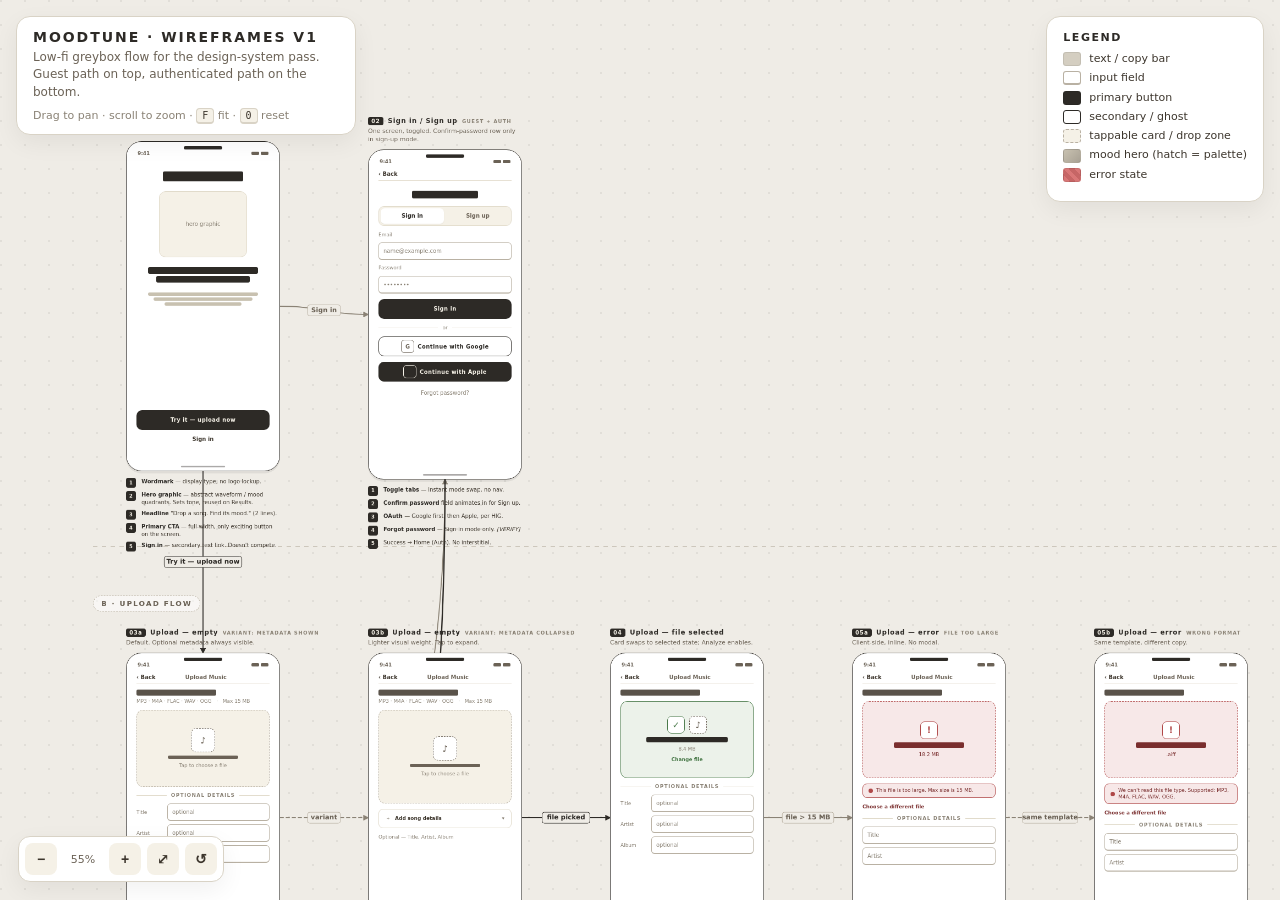
<file: docs/design/MoodTune Wireframes.html>
<!doctype html>
<html lang="en">
<head>
<meta charset="utf-8" />
<title>MoodTune — Wireframes</title>
<meta name="viewport" content="width=device-width, initial-scale=1" />
<link rel="stylesheet" href="styles.css" />
</head>
<body>

<div id="header">
  <h1>MoodTune · Wireframes v1</h1>
  <p>Low-fi greybox flow for the design-system pass. Guest path on top, authenticated path on the bottom.</p>
  <div class="hint">Drag to pan · scroll to zoom · <kbd>F</kbd> fit · <kbd>0</kbd> reset</div>
</div>

<div id="legend">
  <div class="legend-title">Legend</div>
  <div class="legend-row"><span class="swatch sw-text"></span> text / copy bar</div>
  <div class="legend-row"><span class="swatch sw-input"></span> input field</div>
  <div class="legend-row"><span class="swatch sw-btn"></span> primary button</div>
  <div class="legend-row"><span class="swatch sw-ghost"></span> secondary / ghost</div>
  <div class="legend-row"><span class="swatch sw-card"></span> tappable card / drop zone</div>
  <div class="legend-row"><span class="swatch sw-mood"></span> mood hero (hatch = palette)</div>
  <div class="legend-row"><span class="swatch sw-error"></span> error state</div>
</div>

<div id="viewport">
  <div id="canvas">
    <svg id="arrows" viewBox="0 0 4400 5200" preserveAspectRatio="none">
      <defs>
        <marker id="arrowhead" viewBox="0 0 10 10" refX="8" refY="5" markerWidth="6" markerHeight="6" orient="auto-start-reverse">
          <path d="M0,0 L10,5 L0,10 z" fill="#2d2a26"></path>
        </marker>
        <marker id="arrowhead-muted" viewBox="0 0 10 10" refX="8" refY="5" markerWidth="6" markerHeight="6" orient="auto-start-reverse">
          <path d="M0,0 L10,5 L0,10 z" fill="#8a8275"></path>
        </marker>
      </defs>
      <!-- arrows injected at bottom of file via JS lines below -->
    </svg>

    <!-- ===== ROW LABELS ===== -->
    <div class="flow-row" style="left:60px; top:80px;"><span class="row-label">A · Guest entry</span></div>
    <div class="flow-row" style="left:60px; top:1010px;"><span class="row-label">B · Upload flow</span></div>
    <div class="flow-row" style="left:60px; top:1940px;"><span class="row-label">C · Consent · Loading · Errors</span></div>
    <div class="flow-row" style="left:60px; top:2870px;"><span class="row-label">D · Results — Guest (per mood)</span></div>
    <div class="flow-row" style="left:60px; top:3800px;"><span class="row-label">E · Authenticated flow</span></div>

    <div class="flow-divider" style="left:60px; top:920px; width:4280px;"></div>
    <div class="flow-divider" style="left:60px; top:1850px; width:4280px;"></div>
    <div class="flow-divider" style="left:60px; top:2780px; width:4280px;"></div>
    <div class="flow-divider" style="left:60px; top:3710px; width:4280px;"></div>

    <!-- ============================================================== -->
    <!-- ROW A · GUEST ENTRY                                            -->
    <!-- ============================================================== -->

    <!-- 01 Landing (Guest) -->
    <div class="screen" id="s-landing" style="left:120px; top:140px;">
      <div class="screen-title"><span class="num">01</span> Landing <span class="tag">Guest</span></div>
      <p class="screen-sub">First impression. One clear action.</p>
      <div class="phone">
        <div class="notch"></div>
        <div class="status-bar"><span>9:41</span><span class="right"><span class="dot"></span><span class="dot"></span></span></div>
        <div class="screen-content" style="justify-content:center;">
          <div style="height:8px;"></div>
          <div style="display:flex; flex-direction:column; align-items:center; gap:18px;">
            <div class="bar h1" style="width:60%; height:18px;"></div>
            <div class="card flat" style="width:160px; height:120px; padding:0; display:flex; align-items:center; justify-content:center;">
              <div class="muted" style="font-size:10px;">hero graphic</div>
            </div>
            <div class="text-block" style="align-items:center; text-align:center;">
              <div class="bar" style="height:12px; width:200px; background:#2d2a26;"></div>
              <div class="bar" style="height:12px; width:170px; background:#2d2a26;"></div>
            </div>
            <div class="text-block" style="align-items:center; gap:3px;">
              <div class="bar body" style="width:200px;"></div>
              <div class="bar body" style="width:180px;"></div>
              <div class="bar body" style="width:140px;"></div>
            </div>
          </div>
          <div style="flex:1;"></div>
          <div class="btn primary full">Try it — upload now</div>
          <div style="text-align:center;"><div class="muted" style="font-size:10px; color:#3d362d; font-weight:600;">Sign in</div></div>
        </div>
        <div class="home-indicator"></div>
      </div>
      <div class="callouts">
        <span class="co-num">1</span><span class="co-text"><b>Wordmark</b> — display type, no logo lockup.</span>
        <span class="co-num">2</span><span class="co-text"><b>Hero graphic</b> — abstract waveform / mood quadrants. Sets tone, reused on Results.</span>
        <span class="co-num">3</span><span class="co-text"><b>Headline</b> "Drop a song. Find its mood." (2 lines).</span>
        <span class="co-num">4</span><span class="co-text"><b>Primary CTA</b> — full-width, only exciting button on the screen.</span>
        <span class="co-num">5</span><span class="co-text"><b>Sign in</b> — secondary text link. Doesn't compete.</span>
      </div>
    </div>

    <!-- 02 Sign in / Sign up -->
    <div class="screen" id="s-signin" style="left:560px; top:140px;">
      <div class="screen-title"><span class="num">02</span> Sign in / Sign up <span class="tag">Guest + Auth</span></div>
      <p class="screen-sub">One screen, toggled. Confirm-password row only in sign-up mode.</p>
      <div class="phone">
        <div class="notch"></div>
        <div class="status-bar"><span>9:41</span><span class="right"><span class="dot"></span><span class="dot"></span></span></div>
        <div class="screen-content">
          <div class="nav-bar"><span class="back">‹  Back</span><span class="title"></span><span class="spacer"></span></div>
          <div style="text-align:center; padding: 8px 0 4px;">
            <div class="bar" style="height:14px; width:120px; background:#2d2a26; margin:0 auto;"></div>
          </div>
          <div class="toggle-tabs">
            <div class="toggle active">Sign in</div>
            <div class="toggle">Sign up</div>
          </div>
          <div class="text-block" style="gap:8px;">
            <div class="muted">Email</div>
            <div class="input">name@example.com</div>
            <div class="muted">Password</div>
            <div class="input">••••••••</div>
          </div>
          <div class="btn primary full">Sign in</div>
          <div class="row" style="gap:8px; align-items:center;">
            <div style="flex:1; height:1px; background:#e0d9c8;"></div>
            <div class="muted" style="font-size:9px;">or</div>
            <div style="flex:1; height:1px; background:#e0d9c8;"></div>
          </div>
          <div class="btn ghost full"><div class="icon-box sm" style="margin-right:6px;">G</div>Continue with Google</div>
          <div class="btn ghost full" style="background:#2d2a26; color:#f5f1e7; border-color:#2d2a26;"><div class="icon-box sm" style="margin-right:6px; background:#2d2a26; color:#f5f1e7; border-color:#f5f1e7;"></div>Continue with Apple</div>
          <div style="text-align:center; margin-top:4px;"><div class="muted" style="font-size:10px;">Forgot password?</div></div>
        </div>
        <div class="home-indicator"></div>
      </div>
      <div class="callouts">
        <span class="co-num">1</span><span class="co-text"><b>Toggle tabs</b> — instant mode swap, no nav.</span>
        <span class="co-num">2</span><span class="co-text"><b>Confirm password</b> field animates in for Sign up.</span>
        <span class="co-num">3</span><span class="co-text"><b>OAuth</b> — Google first, then Apple, per HIG.</span>
        <span class="co-num">4</span><span class="co-text"><b>Forgot password</b> — Sign in mode only. <i>[VERIFY]</i></span>
        <span class="co-num">5</span><span class="co-text">Success → Home (Auth). No interstitial.</span>
      </div>
    </div>

    <!-- ============================================================== -->
    <!-- ROW B · UPLOAD FLOW                                            -->
    <!-- ============================================================== -->

    <!-- 03 Upload — empty, metadata shown -->
    <div class="screen" id="s-upload-a" style="left:120px; top:1070px;">
      <div class="screen-title"><span class="num">03a</span> Upload — empty <span class="tag">variant: metadata shown</span></div>
      <p class="screen-sub">Default. Optional metadata always visible.</p>
      <div class="phone">
        <div class="notch"></div>
        <div class="status-bar"><span>9:41</span><span class="right"><span class="dot"></span><span class="dot"></span></span></div>
        <div class="screen-content">
          <div class="nav-bar"><span class="back">‹  Back</span><span class="title">Upload Music</span><span class="spacer"></span></div>
          <div class="text-block">
            <div class="bar h2" style="width:60%;"></div>
            <div class="muted">MP3 · M4A · FLAC · WAV · OGG &nbsp; · &nbsp; Max 15 MB</div>
          </div>
          <div class="card" style="height:140px; border-style:dashed;">
            <div class="icon-box lg dashed">♪</div>
            <div class="bar body" style="width:60%; background:#6b6256;"></div>
            <div class="muted">Tap to choose a file</div>
          </div>
          <div class="row" style="align-items:center; gap:8px;">
            <div style="flex:1; height:1px; background:#e0d9c8;"></div>
            <div class="section-label">Optional details</div>
            <div style="flex:1; height:1px; background:#e0d9c8;"></div>
          </div>
          <div class="text-block" style="gap:6px;">
            <div class="row"><div class="muted" style="width:50px;">Title</div><div class="input" style="flex:1;">optional</div></div>
            <div class="row"><div class="muted" style="width:50px;">Artist</div><div class="input" style="flex:1;">optional</div></div>
            <div class="row"><div class="muted" style="width:50px;">Album</div><div class="input" style="flex:1;">optional</div></div>
          </div>
          <div style="flex:1;"></div>
          <div class="btn disabled full">Analyze song</div>
        </div>
        <div class="home-indicator"></div>
      </div>
      <div class="callouts">
        <span class="co-num">1</span><span class="co-text"><b>Drop zone</b> — dashed, ~30% of viewport. Tap → OS picker.</span>
        <span class="co-num">2</span><span class="co-text"><b>Format hint</b> — dot-separated, muted single line.</span>
        <span class="co-num">3</span><span class="co-text"><b>Metadata</b> — always visible (variant A).</span>
        <span class="co-num">4</span><span class="co-text"><b>Analyze</b> disabled until file selected.</span>
      </div>
    </div>

    <!-- 03b Upload — empty, metadata collapsed -->
    <div class="screen" id="s-upload-b" style="left:560px; top:1070px;">
      <div class="screen-title"><span class="num">03b</span> Upload — empty <span class="tag">variant: metadata collapsed</span></div>
      <p class="screen-sub">Lighter visual weight. Tap to expand.</p>
      <div class="phone">
        <div class="notch"></div>
        <div class="status-bar"><span>9:41</span><span class="right"><span class="dot"></span><span class="dot"></span></span></div>
        <div class="screen-content">
          <div class="nav-bar"><span class="back">‹  Back</span><span class="title">Upload Music</span><span class="spacer"></span></div>
          <div class="text-block">
            <div class="bar h2" style="width:60%;"></div>
            <div class="muted">MP3 · M4A · FLAC · WAV · OGG &nbsp; · &nbsp; Max 15 MB</div>
          </div>
          <div class="card" style="height:170px; border-style:dashed;">
            <div class="icon-box lg dashed">♪</div>
            <div class="bar body" style="width:60%; background:#6b6256;"></div>
            <div class="muted">Tap to choose a file</div>
          </div>
          <div class="row between" style="border:1px solid #e0d9c8; border-radius:8px; padding:10px 12px;">
            <div class="row" style="gap:8px;"><div class="muted">＋</div><div class="muted" style="color:#3d362d; font-weight:600;">Add song details</div></div>
            <div class="muted">▾</div>
          </div>
          <div class="muted" style="font-size:9px; color:#8a8275;">Optional — Title, Artist, Album</div>
          <div style="flex:1;"></div>
          <div class="btn disabled full">Analyze song</div>
        </div>
        <div class="home-indicator"></div>
      </div>
      <div class="callouts">
        <span class="co-num">1</span><span class="co-text"><b>Collapsed metadata</b> — tap row expands inline.</span>
        <span class="co-num">2</span><span class="co-text">Trade: lighter screen vs. one extra tap.</span>
        <span class="co-num">3</span><span class="co-text">Drop zone gets more vertical real estate.</span>
      </div>
    </div>

    <!-- 04 Upload — file selected -->
    <div class="screen" id="s-upload-selected" style="left:1000px; top:1070px;">
      <div class="screen-title"><span class="num">04</span> Upload — file selected</div>
      <p class="screen-sub">Card swaps to selected state; Analyze enables.</p>
      <div class="phone">
        <div class="notch"></div>
        <div class="status-bar"><span>9:41</span><span class="right"><span class="dot"></span><span class="dot"></span></span></div>
        <div class="screen-content">
          <div class="nav-bar"><span class="back">‹  Back</span><span class="title">Upload Music</span><span class="spacer"></span></div>
          <div class="bar h2" style="width:60%;"></div>
          <div class="card selected" style="height:140px;">
            <div class="row" style="align-items:center; gap:8px;">
              <div class="icon-box success">✓</div>
              <div class="icon-box dashed">♪</div>
            </div>
            <div class="bar" style="width:70%; height:10px; background:#2d2a26;"></div>
            <div class="muted">8.4 MB</div>
            <div class="muted" style="color:#4a7a4a; font-weight:600;">Change file</div>
          </div>
          <div class="row" style="align-items:center; gap:8px;">
            <div style="flex:1; height:1px; background:#e0d9c8;"></div>
            <div class="section-label">Optional details</div>
            <div style="flex:1; height:1px; background:#e0d9c8;"></div>
          </div>
          <div class="text-block" style="gap:6px;">
            <div class="row"><div class="muted" style="width:50px;">Title</div><div class="input" style="flex:1;">optional</div></div>
            <div class="row"><div class="muted" style="width:50px;">Artist</div><div class="input" style="flex:1;">optional</div></div>
            <div class="row"><div class="muted" style="width:50px;">Album</div><div class="input" style="flex:1;">optional</div></div>
          </div>
          <div style="flex:1;"></div>
          <div class="btn primary full">Analyze song</div>
        </div>
        <div class="home-indicator"></div>
      </div>
      <div class="callouts">
        <span class="co-num">1</span><span class="co-text"><b>Card transition</b> — cross-fade, ~200ms. Checkmark pops in.</span>
        <span class="co-num">2</span><span class="co-text"><b>Filename</b> truncated; size below.</span>
        <span class="co-num">3</span><span class="co-text"><b>Change file</b> — small link, bottom-right.</span>
        <span class="co-num">4</span><span class="co-text"><b>Analyze</b> enabled, slight scale pulse on enable.</span>
      </div>
    </div>

    <!-- 05a Upload — error: too large -->
    <div class="screen" id="s-upload-oversize" style="left:1440px; top:1070px;">
      <div class="screen-title"><span class="num">05a</span> Upload — error <span class="tag">file too large</span></div>
      <p class="screen-sub">Client-side, inline. No modal.</p>
      <div class="phone">
        <div class="notch"></div>
        <div class="status-bar"><span>9:41</span><span class="right"><span class="dot"></span><span class="dot"></span></span></div>
        <div class="screen-content">
          <div class="nav-bar"><span class="back">‹  Back</span><span class="title">Upload Music</span><span class="spacer"></span></div>
          <div class="bar h2" style="width:60%;"></div>
          <div class="card error" style="height:140px;">
            <div class="icon-box error">!</div>
            <div class="bar" style="width:60%; height:10px; background:#7a2e2e;"></div>
            <div class="muted" style="color:#7a2e2e;">18.2 MB</div>
          </div>
          <div class="banner error">
            <div class="dot"></div>
            <div>This file is too large. Max size is 15 MB.</div>
          </div>
          <div class="muted" style="color:#7a2e2e; font-weight:600;">Choose a different file</div>
          <div class="row" style="align-items:center; gap:8px;">
            <div style="flex:1; height:1px; background:#e0d9c8;"></div>
            <div class="section-label">Optional details</div>
            <div style="flex:1; height:1px; background:#e0d9c8;"></div>
          </div>
          <div class="text-block" style="gap:6px;">
            <div class="input">Title</div>
            <div class="input">Artist</div>
          </div>
          <div style="flex:1;"></div>
          <div class="btn disabled full">Analyze song</div>
        </div>
        <div class="home-indicator"></div>
      </div>
      <div class="callouts">
        <span class="co-num">1</span><span class="co-text"><b>Card border</b> turns error-red.</span>
        <span class="co-num">2</span><span class="co-text"><b>Inline banner</b> — no modal dialog.</span>
        <span class="co-num">3</span><span class="co-text"><b>Link</b> relabeled to "Choose a different file."</span>
        <span class="co-num">4</span><span class="co-text">Analyze stays disabled.</span>
      </div>
    </div>

    <!-- 05b Upload — error: wrong format -->
    <div class="screen" id="s-upload-format" style="left:1880px; top:1070px;">
      <div class="screen-title"><span class="num">05b</span> Upload — error <span class="tag">wrong format</span></div>
      <p class="screen-sub">Same template, different copy.</p>
      <div class="phone">
        <div class="notch"></div>
        <div class="status-bar"><span>9:41</span><span class="right"><span class="dot"></span><span class="dot"></span></span></div>
        <div class="screen-content">
          <div class="nav-bar"><span class="back">‹  Back</span><span class="title">Upload Music</span><span class="spacer"></span></div>
          <div class="bar h2" style="width:60%;"></div>
          <div class="card error" style="height:140px;">
            <div class="icon-box error">!</div>
            <div class="bar" style="width:60%; height:10px; background:#7a2e2e;"></div>
            <div class="muted" style="color:#7a2e2e;">.aiff</div>
          </div>
          <div class="banner error">
            <div class="dot"></div>
            <div>We can't read this file type. Supported: MP3, M4A, FLAC, WAV, OGG.</div>
          </div>
          <div class="muted" style="color:#7a2e2e; font-weight:600;">Choose a different file</div>
          <div class="row" style="align-items:center; gap:8px;">
            <div style="flex:1; height:1px; background:#e0d9c8;"></div>
            <div class="section-label">Optional details</div>
            <div style="flex:1; height:1px; background:#e0d9c8;"></div>
          </div>
          <div class="text-block" style="gap:6px;">
            <div class="input">Title</div>
            <div class="input">Artist</div>
          </div>
          <div style="flex:1;"></div>
          <div class="btn disabled full">Analyze song</div>
        </div>
        <div class="home-indicator"></div>
      </div>
      <div class="callouts">
        <span class="co-num">1</span><span class="co-text">Visually identical to 05a — error-template pattern.</span>
        <span class="co-num">2</span><span class="co-text">Copy lists supported formats explicitly.</span>
      </div>
    </div>

    <!-- ============================================================== -->
    <!-- ROW C · CONSENT + LOADING + ERRORS                             -->
    <!-- ============================================================== -->

    <!-- 06 Consent modal -->
    <div class="screen" id="s-consent" style="left:120px; top:2000px;">
      <div class="screen-title"><span class="num">06</span> Consent modal <span class="tag">bottom sheet</span></div>
      <p class="screen-sub">Friendly acknowledgement; Upload visible behind.</p>
      <div class="phone">
        <div class="notch"></div>
        <div class="status-bar"><span>9:41</span><span class="right"><span class="dot"></span><span class="dot"></span></span></div>
        <div class="screen-content" style="opacity:0.4;">
          <div class="nav-bar"><span class="back">‹  Back</span><span class="title">Upload Music</span><span class="spacer"></span></div>
          <div class="bar h2" style="width:60%;"></div>
          <div class="card selected" style="height:140px;">
            <div class="icon-box success">✓</div>
            <div class="bar" style="width:70%; height:10px; background:#2d2a26;"></div>
            <div class="muted">8.4 MB</div>
          </div>
          <div class="input">Title</div>
        </div>
        <div class="sheet-overlay"></div>
        <div class="sheet">
          <div class="drag-handle"></div>
          <div class="bar h2" style="width:50%; background:#2d2a26;"></div>
          <div class="text-block">
            <div class="bar body"></div>
            <div class="bar body"></div>
            <div class="bar body short"></div>
            <div class="bar body shorter"></div>
          </div>
          <div class="btn primary full">Yes, let's hear it</div>
          <div style="text-align:center;"><div class="muted" style="font-size:10px; color:#3d362d; font-weight:600;">Cancel</div></div>
        </div>
        <div class="home-indicator"></div>
      </div>
      <div class="callouts">
        <span class="co-num">1</span><span class="co-text"><b>Bottom sheet</b>, 40–45% screen height, drag-handle.</span>
        <span class="co-num">2</span><span class="co-text"><b>Title</b> "One quick thing" — not "Terms".</span>
        <span class="co-num">3</span><span class="co-text"><b>Body</b> 3–4 lines, conversational.</span>
        <span class="co-num">4</span><span class="co-text"><b>Cancel</b> / drag-down / backdrop tap → preserves file selection.</span>
      </div>
    </div>

    <!-- 07 Loading state -->
    <div class="screen" id="s-loading" style="left:560px; top:2000px;">
      <div class="screen-title"><span class="num">07</span> Loading <span class="tag">5–10s typical</span></div>
      <p class="screen-sub">Animated equalizer + cycling messages.</p>
      <div class="phone">
        <div class="notch"></div>
        <div class="status-bar"><span>9:41</span><span class="right"><span class="dot"></span><span class="dot"></span></span></div>
        <div class="screen-content">
          <div class="row between"><span></span><div class="muted" style="font-size:10px; font-weight:600;">Cancel</div></div>
          <div style="flex:1;"></div>
          <div class="eq">
            <div class="bar-eq" style="height:30px;"></div>
            <div class="bar-eq" style="height:60px;"></div>
            <div class="bar-eq" style="height:45px;"></div>
            <div class="bar-eq" style="height:72px;"></div>
            <div class="bar-eq" style="height:40px;"></div>
            <div class="bar-eq" style="height:55px;"></div>
            <div class="bar-eq" style="height:34px;"></div>
          </div>
          <div style="text-align:center; margin-top:14px;">
            <div class="bar" style="height:11px; width:170px; background:#2d2a26; margin:0 auto;"></div>
            <div class="muted" style="margin-top:6px;">"Listening to the rhythm…"</div>
          </div>
          <div style="display:flex; gap:6px; justify-content:center; margin-top:14px;">
            <div style="width:6px;height:6px;border-radius:50%;background:#2d2a26;"></div>
            <div style="width:6px;height:6px;border-radius:50%;background:#2d2a26;"></div>
            <div style="width:6px;height:6px;border-radius:50%;background:#d4cec1;"></div>
            <div style="width:6px;height:6px;border-radius:50%;background:#d4cec1;"></div>
            <div style="width:6px;height:6px;border-radius:50%;background:#d4cec1;"></div>
          </div>
          <div style="flex:2;"></div>
        </div>
        <div class="home-indicator"></div>
      </div>
      <div class="callouts">
        <span class="co-num">1</span><span class="co-text"><b>Cancel</b> top-right — only way back during analysis.</span>
        <span class="co-num">2</span><span class="co-text"><b>Equalizer</b> — default; pulsing-ring + vinyl are alts.</span>
        <span class="co-num">3</span><span class="co-text"><b>Cycling messages</b>, ~2–3s each.</span>
        <span class="co-num">4</span><span class="co-text"><b>Dot trail</b> shows progress through message sequence.</span>
      </div>
    </div>

    <!-- 08a Loading — timeout -->
    <div class="screen" id="s-timeout" style="left:1000px; top:2000px;">
      <div class="screen-title"><span class="num">08a</span> Loading — timeout <span class="tag">&gt;15s</span></div>
      <p class="screen-sub">Stops animation, soft error template.</p>
      <div class="phone">
        <div class="notch"></div>
        <div class="status-bar"><span>9:41</span><span class="right"><span class="dot"></span><span class="dot"></span></span></div>
        <div class="screen-content">
          <div class="row between"><span></span><div class="muted" style="font-size:10px; font-weight:600;">Cancel</div></div>
          <div style="flex:1;"></div>
          <div style="display:flex; flex-direction:column; align-items:center; gap:14px;">
            <div class="icon-box lg" style="border-color:#b9885a; color:#b9885a; border-radius:50%;">⚠</div>
            <div class="text-block" style="align-items:center; gap:4px;">
              <div class="bar" style="width:160px; height:12px; background:#2d2a26;"></div>
              <div class="bar body" style="width:200px;"></div>
              <div class="bar body" style="width:170px;"></div>
            </div>
            <div class="muted" style="text-align:center;">"This one's taking a while.<br>Try again — it usually only takes a few seconds."</div>
          </div>
          <div style="flex:2;"></div>
          <div class="row" style="gap:8px;">
            <div class="btn ghost" style="flex:1;">Cancel</div>
            <div class="btn primary" style="flex:1;">Try again</div>
          </div>
        </div>
        <div class="home-indicator"></div>
      </div>
      <div class="callouts">
        <span class="co-num">1</span><span class="co-text"><b>Soft warning</b> icon — not alarming red.</span>
        <span class="co-num">2</span><span class="co-text"><b>Try again</b> re-submits same file — no re-pick, no re-consent.</span>
      </div>
    </div>

    <!-- 08b Loading — offline -->
    <div class="screen" id="s-offline" style="left:1440px; top:2000px;">
      <div class="screen-title"><span class="num">08b</span> Loading — offline</div>
      <p class="screen-sub">Connection lost mid-analysis.</p>
      <div class="phone">
        <div class="notch"></div>
        <div class="status-bar"><span>9:41</span><span class="right"><span class="dot"></span><span class="dot"></span></span></div>
        <div class="screen-content">
          <div class="row between"><span></span><div class="muted" style="font-size:10px; font-weight:600;">Cancel</div></div>
          <div style="flex:1;"></div>
          <div style="display:flex; flex-direction:column; align-items:center; gap:14px;">
            <div class="icon-box lg" style="border-color:#b04848; color:#b04848; border-radius:50%;">⚡</div>
            <div class="muted" style="text-align:center;">"Looks like you went offline.<br>Check your connection and try again."</div>
          </div>
          <div style="flex:2;"></div>
          <div class="row" style="gap:8px;">
            <div class="btn ghost" style="flex:1;">Cancel</div>
            <div class="btn primary" style="flex:1;">Try again</div>
          </div>
        </div>
        <div class="home-indicator"></div>
      </div>
      <div class="callouts">
        <span class="co-num">1</span><span class="co-text">Same template as timeout; different copy + icon.</span>
        <span class="co-num">2</span><span class="co-text">Also surfaces as inline banner on Landing.</span>
      </div>
    </div>

    <!-- 08c Rate limit -->
    <div class="screen" id="s-ratelimit" style="left:1880px; top:2000px;">
      <div class="screen-title"><span class="num">08c</span> Rate limit <span class="tag">10/hour</span></div>
      <p class="screen-sub">No retry — only OK.</p>
      <div class="phone">
        <div class="notch"></div>
        <div class="status-bar"><span>9:41</span><span class="right"><span class="dot"></span><span class="dot"></span></span></div>
        <div class="screen-content">
          <div class="row between"><span></span><div class="muted" style="font-size:10px; font-weight:600;">Cancel</div></div>
          <div style="flex:1;"></div>
          <div style="display:flex; flex-direction:column; align-items:center; gap:14px;">
            <div class="icon-box lg" style="border-color:#b9885a; color:#b9885a; border-radius:50%;">⏱</div>
            <div class="text-block" style="align-items:center; gap:4px;">
              <div class="bar" style="width:200px; height:12px; background:#2d2a26;"></div>
            </div>
            <div class="muted" style="text-align:center;">"You've done a lot of listening today.<br>You can analyze more in 23 minutes."</div>
          </div>
          <div style="flex:2;"></div>
          <div class="btn primary full">OK</div>
        </div>
        <div class="home-indicator"></div>
      </div>
      <div class="callouts">
        <span class="co-num">1</span><span class="co-text">No "Try again" — user genuinely can't.</span>
        <span class="co-num">2</span><span class="co-text">Countdown depends on API reset-time. <i>[VERIFY]</i></span>
      </div>
    </div>

    <!-- 08d Generic failure -->
    <div class="screen" id="s-failure" style="left:2320px; top:2000px;">
      <div class="screen-title"><span class="num">08d</span> Analysis failed <span class="tag">5xx / network</span></div>
      <p class="screen-sub">Reassures user the file isn't the problem.</p>
      <div class="phone">
        <div class="notch"></div>
        <div class="status-bar"><span>9:41</span><span class="right"><span class="dot"></span><span class="dot"></span></span></div>
        <div class="screen-content">
          <div class="row between"><span></span><div class="muted" style="font-size:10px; font-weight:600;">Cancel</div></div>
          <div style="flex:1;"></div>
          <div style="display:flex; flex-direction:column; align-items:center; gap:14px;">
            <div class="icon-box lg" style="border-color:#b9885a; color:#b9885a; border-radius:50%;">×</div>
            <div class="muted" style="text-align:center;">"Something went wrong.<br>It's not your file — try again and it should work."</div>
          </div>
          <div style="flex:2;"></div>
          <div class="row" style="gap:8px;">
            <div class="btn ghost" style="flex:1;">Cancel</div>
            <div class="btn primary" style="flex:1;">Try again</div>
          </div>
        </div>
        <div class="home-indicator"></div>
      </div>
      <div class="callouts">
        <span class="co-num">1</span><span class="co-text">Generic 5xx / network failure. Distinct from timeout to keep copy honest.</span>
      </div>
    </div>

    <!-- ============================================================== -->
    <!-- ROW D · RESULTS (GUEST) — PER MOOD                             -->
    <!-- ============================================================== -->

    <!-- 09a Results — Upbeat -->
    <div class="screen" id="s-result-upbeat" style="left:120px; top:2930px;">
      <div class="screen-title"><span class="num">09a</span> Results — Guest <span class="tag">Upbeat · happy + energetic</span></div>
      <p class="screen-sub">Sign-up strip pinned. Background shifts per mood.</p>
      <div class="phone">
        <div class="notch"></div>
        <div class="status-bar"><span>9:41</span><span class="right"><span class="dot"></span><span class="dot"></span></span></div>
        <div class="screen-content" style="padding-bottom:80px; gap:8px;">
          <div class="nav-bar"><span class="back">‹  Back</span><span class="title">Song Analysis</span><span class="spacer"></span></div>
          <div class="mood-hero upbeat">
            <div class="mood-icon">☀</div>
            <div class="mood-name">UPBEAT</div>
            <div class="quadrant">Happy &amp; Energetic</div>
            <div class="ring">87%</div>
            <div class="muted" style="font-size:8px;">Strong match</div>
          </div>
          <div class="row wrap" style="gap:4px;">
            <span class="pill mood">upbeat</span>
            <span class="pill mood">danceable</span>
            <span class="pill mood">bright</span>
          </div>
          <div class="text-block" style="gap:3px;">
            <div class="bar body"></div>
            <div class="bar body short"></div>
          </div>
          <div class="row between" style="border:1px solid #e0d9c8; border-radius:8px; padding:8px 10px;">
            <div class="muted" style="color:#3d362d; font-weight:600;">Audio details</div>
            <div class="muted">▾</div>
          </div>
          <div class="btn ghost full small">Analyze another song</div>
        </div>
        <div class="cta-strip">
          <div class="text-block" style="gap:2px;">
            <div class="bar body" style="width:120px; background:#2d2a26; height:8px;"></div>
            <div class="bar body" style="width:90px; height:6px;"></div>
          </div>
          <div class="btn primary pill small">Sign up</div>
        </div>
        <div class="home-indicator"></div>
      </div>
      <div class="callouts">
        <span class="co-num">1</span><span class="co-text"><b>Mood hero</b> — icon + label + quadrant + confidence ring.</span>
        <span class="co-num">2</span><span class="co-text"><b>Descriptor pills</b> — 2–4, low-opacity mood color.</span>
        <span class="co-num">3</span><span class="co-text"><b>Audio details</b> — collapsible (see 10).</span>
        <span class="co-num">4</span><span class="co-text"><b>Sign-up strip</b> — sticky, mood-accented. Appears once.</span>
        <span class="co-num">5</span><span class="co-text"><b>Reveal animation</b> — staggered ~800ms total (see spec 5.3).</span>
      </div>
    </div>

    <!-- 09b Results — Serene -->
    <div class="screen" id="s-result-serene" style="left:560px; top:2930px;">
      <div class="screen-title"><span class="num">09b</span> Results — Guest <span class="tag">Serene · happy + calm</span></div>
      <p class="screen-sub">Same structure, palette shifts.</p>
      <div class="phone">
        <div class="notch"></div>
        <div class="status-bar"><span>9:41</span><span class="right"><span class="dot"></span><span class="dot"></span></span></div>
        <div class="screen-content" style="padding-bottom:80px; gap:8px;">
          <div class="nav-bar"><span class="back">‹  Back</span><span class="title">Song Analysis</span><span class="spacer"></span></div>
          <div class="mood-hero serene">
            <div class="mood-icon">∿</div>
            <div class="mood-name">SERENE</div>
            <div class="quadrant">Happy &amp; Calm</div>
            <div class="ring" style="border-right-color:#2d2a26; border-top-color:#d4cec1;">72%</div>
            <div class="muted" style="font-size:8px;">Good match</div>
          </div>
          <div class="row wrap" style="gap:4px;">
            <span class="pill mood">peaceful</span>
            <span class="pill mood">warm</span>
            <span class="pill mood">flowing</span>
          </div>
          <div class="text-block" style="gap:3px;">
            <div class="bar body"></div>
            <div class="bar body short"></div>
          </div>
          <div class="row between" style="border:1px solid #e0d9c8; border-radius:8px; padding:8px 10px;">
            <div class="muted" style="color:#3d362d; font-weight:600;">Audio details</div>
            <div class="muted">▾</div>
          </div>
          <div class="btn ghost full small">Analyze another song</div>
        </div>
        <div class="cta-strip">
          <div class="text-block" style="gap:2px;">
            <div class="bar body" style="width:120px; background:#2d2a26; height:8px;"></div>
            <div class="bar body" style="width:90px; height:6px;"></div>
          </div>
          <div class="btn primary pill small">Sign up</div>
        </div>
        <div class="home-indicator"></div>
      </div>
      <div class="callouts">
        <span class="co-num">1</span><span class="co-text">Confidence: <b>"Good match"</b> band (50–74%).</span>
        <span class="co-num">2</span><span class="co-text">Palette direction: soft teals + warm white.</span>
      </div>
    </div>

    <!-- 09c Results — Charged -->
    <div class="screen" id="s-result-charged" style="left:1000px; top:2930px;">
      <div class="screen-title"><span class="num">09c</span> Results — Guest <span class="tag">Charged · intense + dark</span></div>
      <p class="screen-sub">High-contrast feel; deep palette.</p>
      <div class="phone">
        <div class="notch"></div>
        <div class="status-bar"><span>9:41</span><span class="right"><span class="dot"></span><span class="dot"></span></span></div>
        <div class="screen-content" style="padding-bottom:80px; gap:8px;">
          <div class="nav-bar"><span class="back">‹  Back</span><span class="title">Song Analysis</span><span class="spacer"></span></div>
          <div class="mood-hero charged">
            <div class="mood-icon">⚡</div>
            <div class="mood-name">CHARGED</div>
            <div class="quadrant">Intense &amp; Dark</div>
            <div class="ring">91%</div>
            <div class="muted" style="font-size:8px;">Strong match</div>
          </div>
          <div class="row wrap" style="gap:4px;">
            <span class="pill mood">intense</span>
            <span class="pill mood">driving</span>
            <span class="pill mood">tense</span>
          </div>
          <div class="text-block" style="gap:3px;">
            <div class="bar body"></div>
            <div class="bar body short"></div>
          </div>
          <div class="row between" style="border:1px solid #e0d9c8; border-radius:8px; padding:8px 10px;">
            <div class="muted" style="color:#3d362d; font-weight:600;">Audio details</div>
            <div class="muted">▾</div>
          </div>
          <div class="btn ghost full small">Analyze another song</div>
        </div>
        <div class="cta-strip">
          <div class="text-block" style="gap:2px;">
            <div class="bar body" style="width:120px; background:#2d2a26; height:8px;"></div>
            <div class="bar body" style="width:90px; height:6px;"></div>
          </div>
          <div class="btn primary pill small">Sign up</div>
        </div>
        <div class="home-indicator"></div>
      </div>
      <div class="callouts">
        <span class="co-num">1</span><span class="co-text">Palette: deep purples + electric red. WCAG AA must still pass.</span>
        <span class="co-num">2</span><span class="co-text">Icon character: storm cloud / sharp lines.</span>
      </div>
    </div>

    <!-- 09d Results — Reflective + audio details expanded -->
    <div class="screen" id="s-result-reflective" style="left:1440px; top:2930px;">
      <div class="screen-title"><span class="num">09d / 10</span> Results — Guest <span class="tag">Reflective · audio details expanded</span></div>
      <p class="screen-sub">Shows the collapsible expanded — same component.</p>
      <div class="phone">
        <div class="notch"></div>
        <div class="status-bar"><span>9:41</span><span class="right"><span class="dot"></span><span class="dot"></span></span></div>
        <div class="screen-content" style="padding-bottom:80px; gap:8px;">
          <div class="nav-bar"><span class="back">‹  Back</span><span class="title">Song Analysis</span><span class="spacer"></span></div>
          <div class="mood-hero reflective" style="padding:14px 12px;">
            <div class="mood-icon" style="width:44px;height:44px;font-size:18px;">☾</div>
            <div class="mood-name">REFLECTIVE</div>
            <div class="quadrant">Calm &amp; Melancholic</div>
            <div class="ring">61%</div>
            <div class="muted" style="font-size:8px;">Good match</div>
          </div>
          <div class="row wrap" style="gap:4px;">
            <span class="pill mood">melancholic</span>
            <span class="pill mood">quiet</span>
            <span class="pill mood">introspective</span>
          </div>
          <div style="border:1px solid #e0d9c8; border-radius:8px; padding:8px 10px;">
            <div class="row between" style="margin-bottom:6px;">
              <div class="muted" style="color:#3d362d; font-weight:600;">Audio details</div>
              <div class="muted">▴</div>
            </div>
            <div class="text-block" style="gap:4px;">
              <div class="row between"><div class="muted">Tempo</div><div class="muted" style="color:#2d2a26; font-weight:600;">72 BPM</div></div>
              <div class="row between"><div class="muted">Energy</div><div class="muted" style="color:#2d2a26; font-weight:600;">Low (0.24)</div></div>
              <div class="row between"><div class="muted">Brightness</div><div class="muted" style="color:#2d2a26; font-weight:600;">Soft</div></div>
              <div class="row between"><div class="muted">Texture</div><div class="muted" style="color:#2d2a26; font-weight:600;">Smooth</div></div>
            </div>
          </div>
          <div class="btn ghost full small">Analyze another song</div>
        </div>
        <div class="cta-strip">
          <div class="text-block" style="gap:2px;">
            <div class="bar body" style="width:120px; background:#2d2a26; height:8px;"></div>
            <div class="bar body" style="width:90px; height:6px;"></div>
          </div>
          <div class="btn primary pill small">Sign up</div>
        </div>
        <div class="home-indicator"></div>
      </div>
      <div class="callouts">
        <span class="co-num">1</span><span class="co-text"><b>Audio details</b> expanded inline — height grow + chevron rotate.</span>
        <span class="co-num">2</span><span class="co-text">Human-readable values, raw numbers in parens.</span>
        <span class="co-num">3</span><span class="co-text">Palette: cool blues + slate grey.</span>
      </div>
    </div>

    <!-- ============================================================== -->
    <!-- ROW E · AUTHENTICATED                                          -->
    <!-- ============================================================== -->

    <!-- 11 Home (Auth) -->
    <div class="screen" id="s-home-auth" style="left:120px; top:3860px;">
      <div class="screen-title"><span class="num">11</span> Home <span class="tag">Authenticated</span></div>
      <p class="screen-sub">Upload card + recent history + tab bar.</p>
      <div class="phone">
        <div class="notch"></div>
        <div class="status-bar"><span>9:41</span><span class="right"><span class="dot"></span><span class="dot"></span></span></div>
        <div class="screen-content" style="padding-bottom:64px;">
          <div class="row between" style="padding: 2px 0 6px;">
            <div class="bar" style="height:13px; width:80px; background:#2d2a26;"></div>
            <div class="icon-box sm" style="border-radius:50%;">A</div>
          </div>
          <div class="card flat" style="padding:16px; height:110px;">
            <div class="icon-box lg">♪</div>
            <div class="bar" style="height:11px; width:60%; background:#2d2a26;"></div>
            <div class="muted">Tap to upload a file</div>
          </div>
          <div class="section-label" style="margin-top:4px;">Recent analyses</div>
          <div class="divider"></div>
          <div style="display:flex; flex-direction:column; gap:6px;">
            <div class="row" style="border:1px solid #e0d9c8; border-radius:8px; padding:8px 10px; gap:8px;">
              <span class="pill solid">Upbeat</span>
              <div style="flex:1;">
                <div class="bar" style="height:8px; width:90%; background:#2d2a26;"></div>
                <div class="muted" style="margin-top:3px;">87% · May 9</div>
              </div>
            </div>
            <div class="row" style="border:1px solid #e0d9c8; border-radius:8px; padding:8px 10px; gap:8px;">
              <span class="pill mood">Reflective</span>
              <div style="flex:1;">
                <div class="bar" style="height:8px; width:75%; background:#2d2a26;"></div>
                <div class="muted" style="margin-top:3px;">61% · May 7</div>
              </div>
            </div>
            <div class="row" style="border:1px solid #e0d9c8; border-radius:8px; padding:8px 10px; gap:8px;">
              <span class="pill mood">Charged</span>
              <div style="flex:1;">
                <div class="bar" style="height:8px; width:60%; background:#2d2a26;"></div>
                <div class="muted" style="margin-top:3px;">79% · May 4</div>
              </div>
            </div>
          </div>
          <div style="text-align:center; margin-top:6px;"><div class="muted" style="font-size:10px; color:#3d362d; font-weight:600;">See all history →</div></div>
        </div>
        <div class="tab-bar">
          <div class="tab-item active"><div class="ti-icon"></div>Home</div>
          <div class="tab-item"><div class="ti-icon"></div>History</div>
        </div>
        <div class="home-indicator"></div>
      </div>
      <div class="callouts">
        <span class="co-num">1</span><span class="co-text"><b>Avatar</b> — taps to profile / sign out.</span>
        <span class="co-num">2</span><span class="co-text"><b>Upload card</b> — primary action, full-width.</span>
        <span class="co-num">3</span><span class="co-text"><b>History items</b> — mood chip + filename + confidence + relative date.</span>
        <span class="co-num">4</span><span class="co-text"><b>See all history</b> appears after 3–4 items.</span>
        <span class="co-num">5</span><span class="co-text"><b>Tab bar</b> — Home / History.</span>
      </div>
    </div>

    <!-- 12 Results (Auth) -->
    <div class="screen" id="s-result-auth" style="left:560px; top:3860px;">
      <div class="screen-title"><span class="num">12</span> Results <span class="tag">Authenticated</span></div>
      <p class="screen-sub">Same as guest, minus sign-up strip; "Saved" toast on land.</p>
      <div class="phone">
        <div class="notch"></div>
        <div class="status-bar"><span>9:41</span><span class="right"><span class="dot"></span><span class="dot"></span></span></div>
        <div class="screen-content" style="gap:8px;">
          <div class="nav-bar"><span class="back">‹  Back</span><span class="title">Song Analysis</span><span class="spacer"></span></div>
          <div class="mood-hero upbeat">
            <div class="mood-icon">☀</div>
            <div class="mood-name">UPBEAT</div>
            <div class="quadrant">Happy &amp; Energetic</div>
            <div class="ring">87%</div>
            <div class="muted" style="font-size:8px;">Strong match</div>
          </div>
          <div class="row wrap" style="gap:4px;">
            <span class="pill mood">upbeat</span>
            <span class="pill mood">danceable</span>
            <span class="pill mood">bright</span>
          </div>
          <div class="text-block" style="gap:3px;">
            <div class="bar body"></div>
            <div class="bar body short"></div>
          </div>
          <div class="row between" style="border:1px solid #e0d9c8; border-radius:8px; padding:8px 10px;">
            <div class="muted" style="color:#3d362d; font-weight:600;">Audio details</div>
            <div class="muted">▾</div>
          </div>
          <div class="btn ghost full small">Analyze another song</div>
        </div>
        <div class="toast">Saved to your history.</div>
        <div class="home-indicator"></div>
      </div>
      <div class="callouts">
        <span class="co-num">1</span><span class="co-text">No sticky sign-up strip — extra bottom padding instead.</span>
        <span class="co-num">2</span><span class="co-text"><b>"Saved" toast</b> ~800ms after reveal; auto-dismisses 2s.</span>
        <span class="co-num">3</span><span class="co-text">Content identical to guest Results otherwise.</span>
      </div>
    </div>

  </div>
</div>

<div id="controls">
  <button id="zoom-out" title="Zoom out">−</button>
  <div class="zoom-readout" id="zoom-readout">100%</div>
  <button id="zoom-in" title="Zoom in">+</button>
  <button id="fit" title="Fit to view">⤢</button>
  <button id="reset" title="Reset">↺</button>
</div>

<script src="canvas.js"></script>
</body>
</html>
</file>
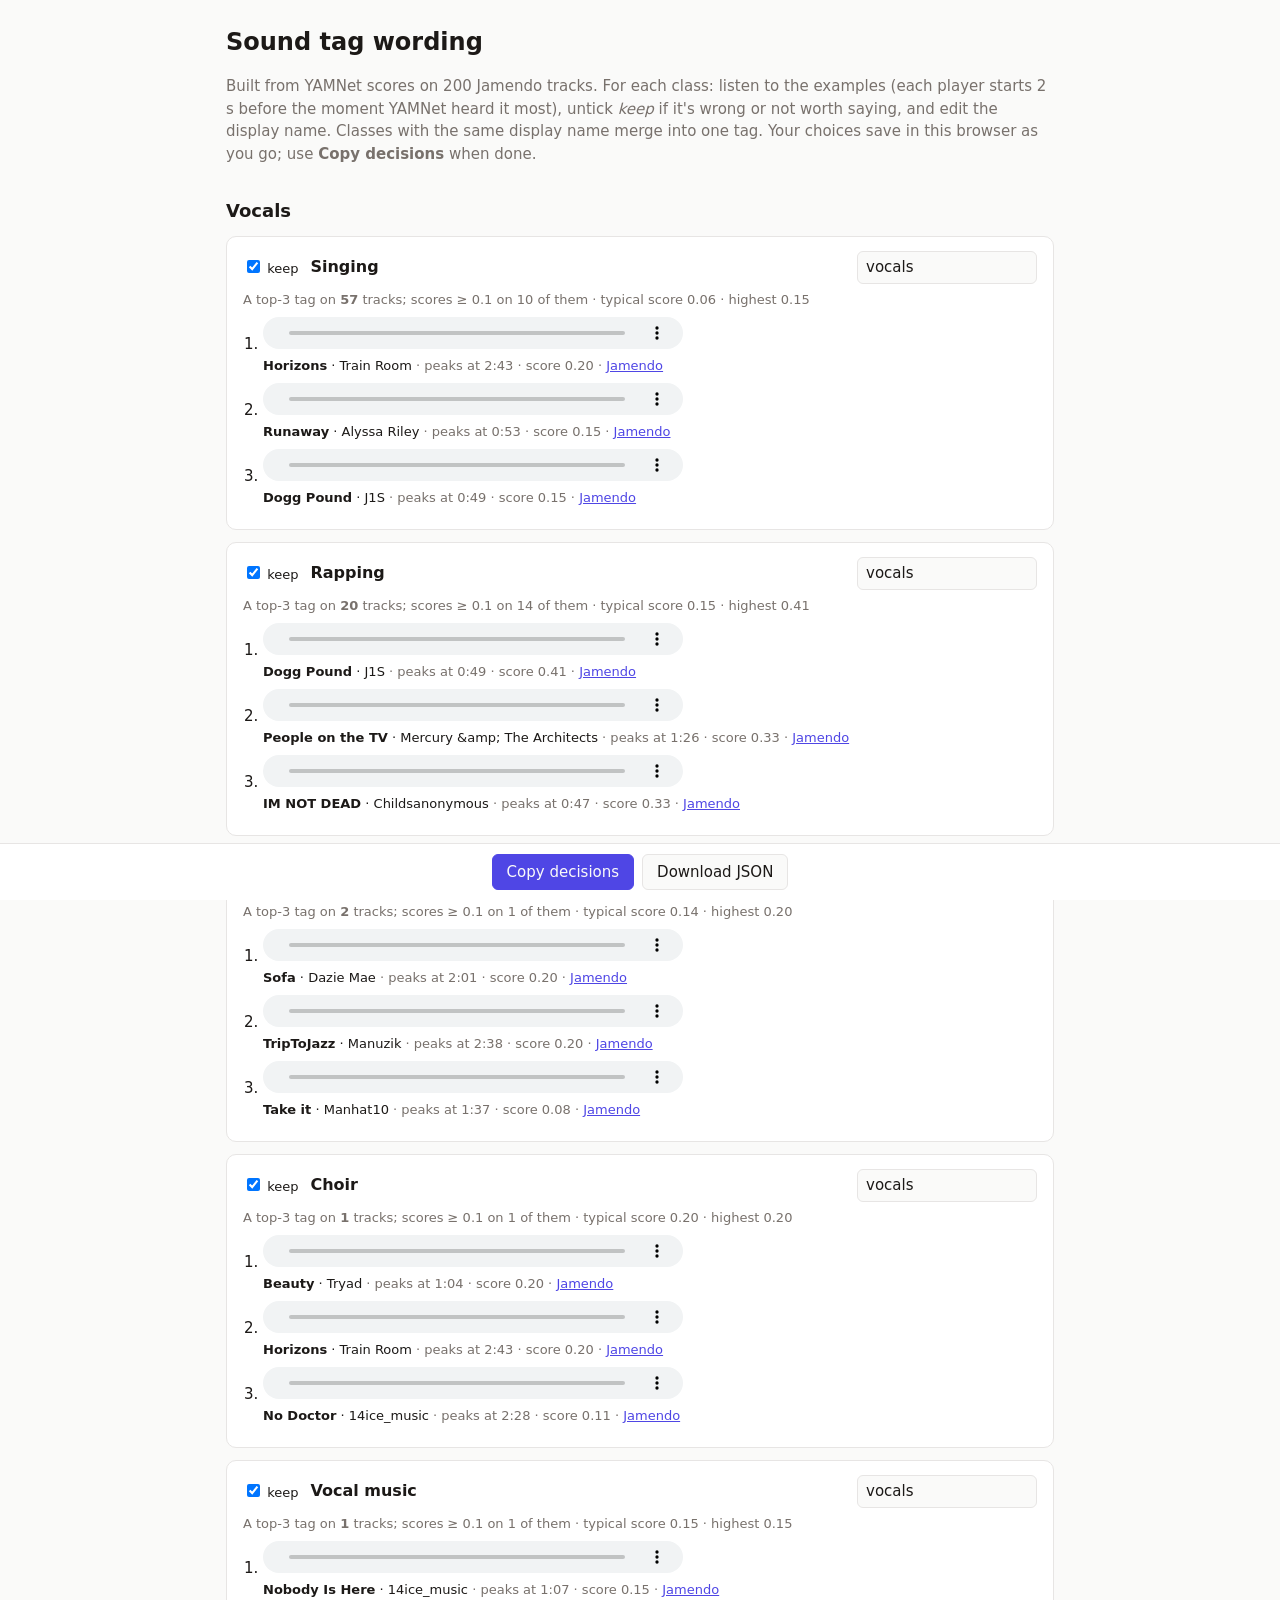
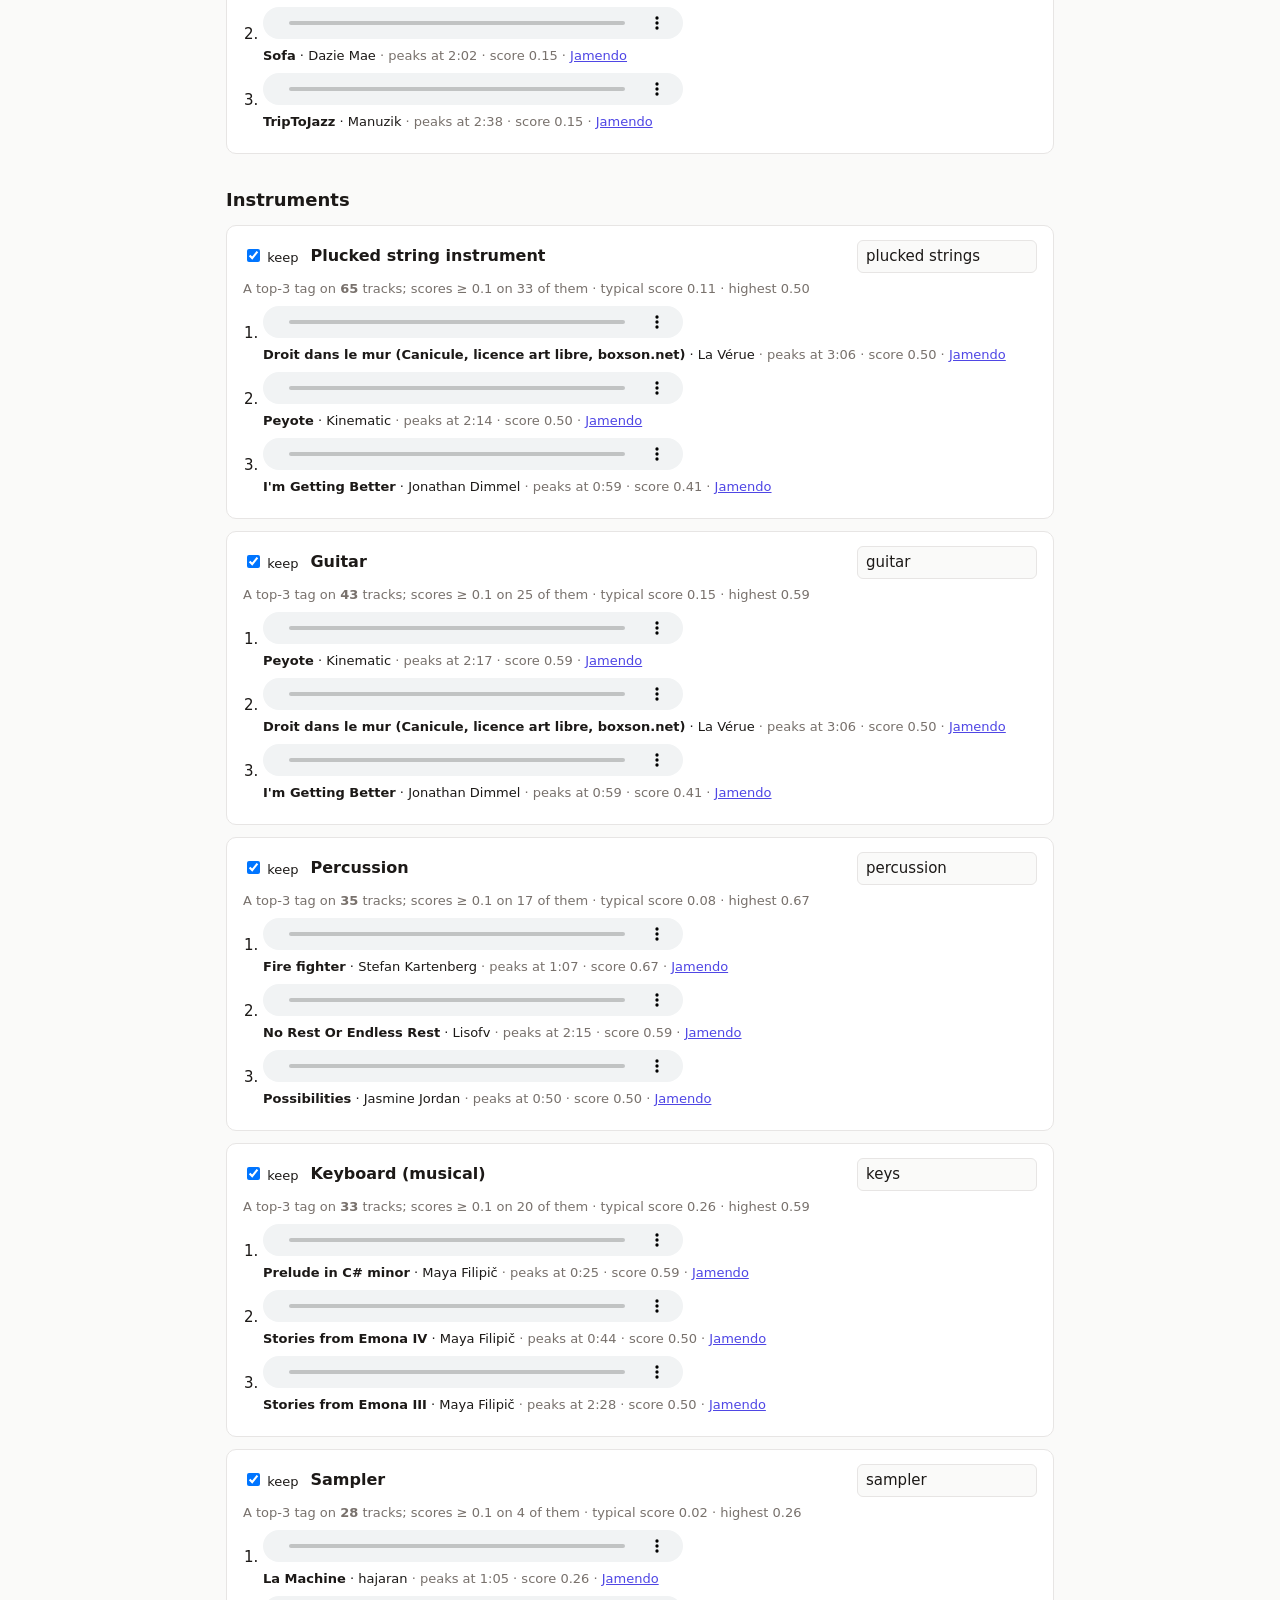
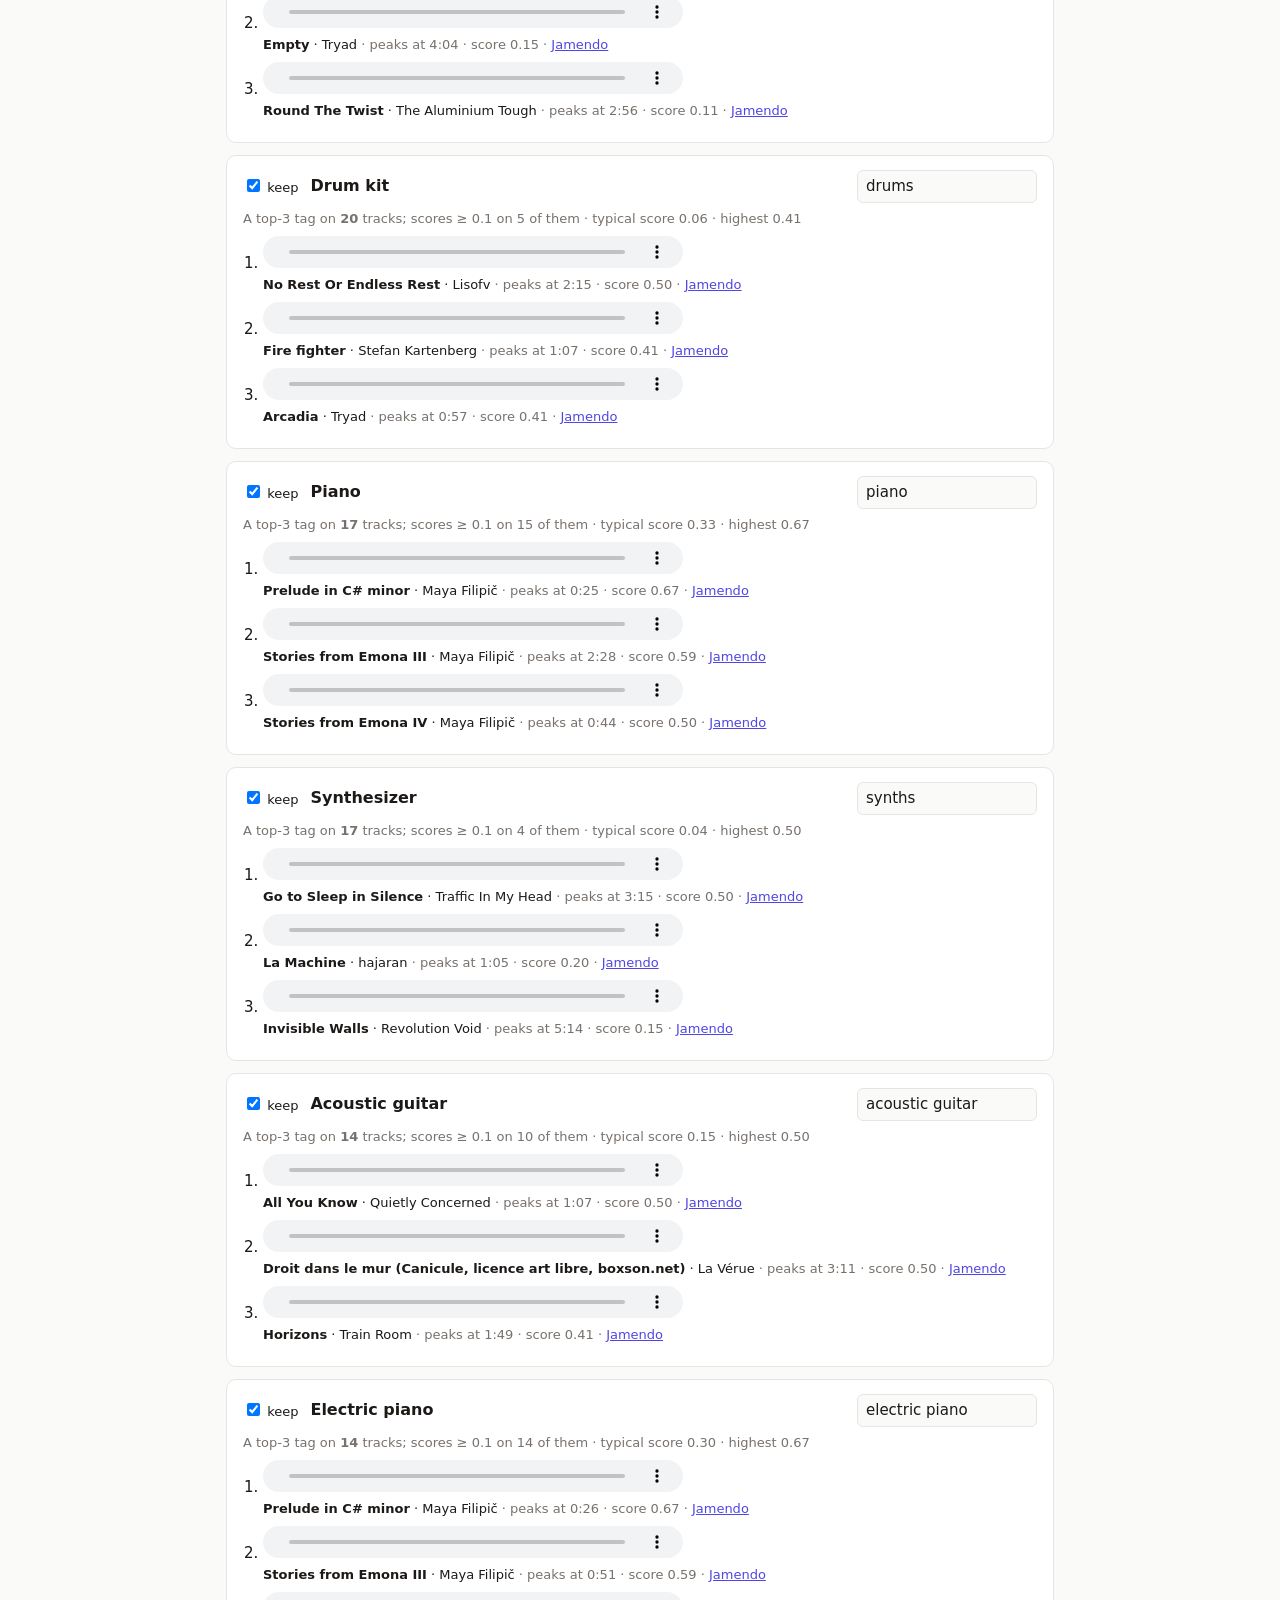
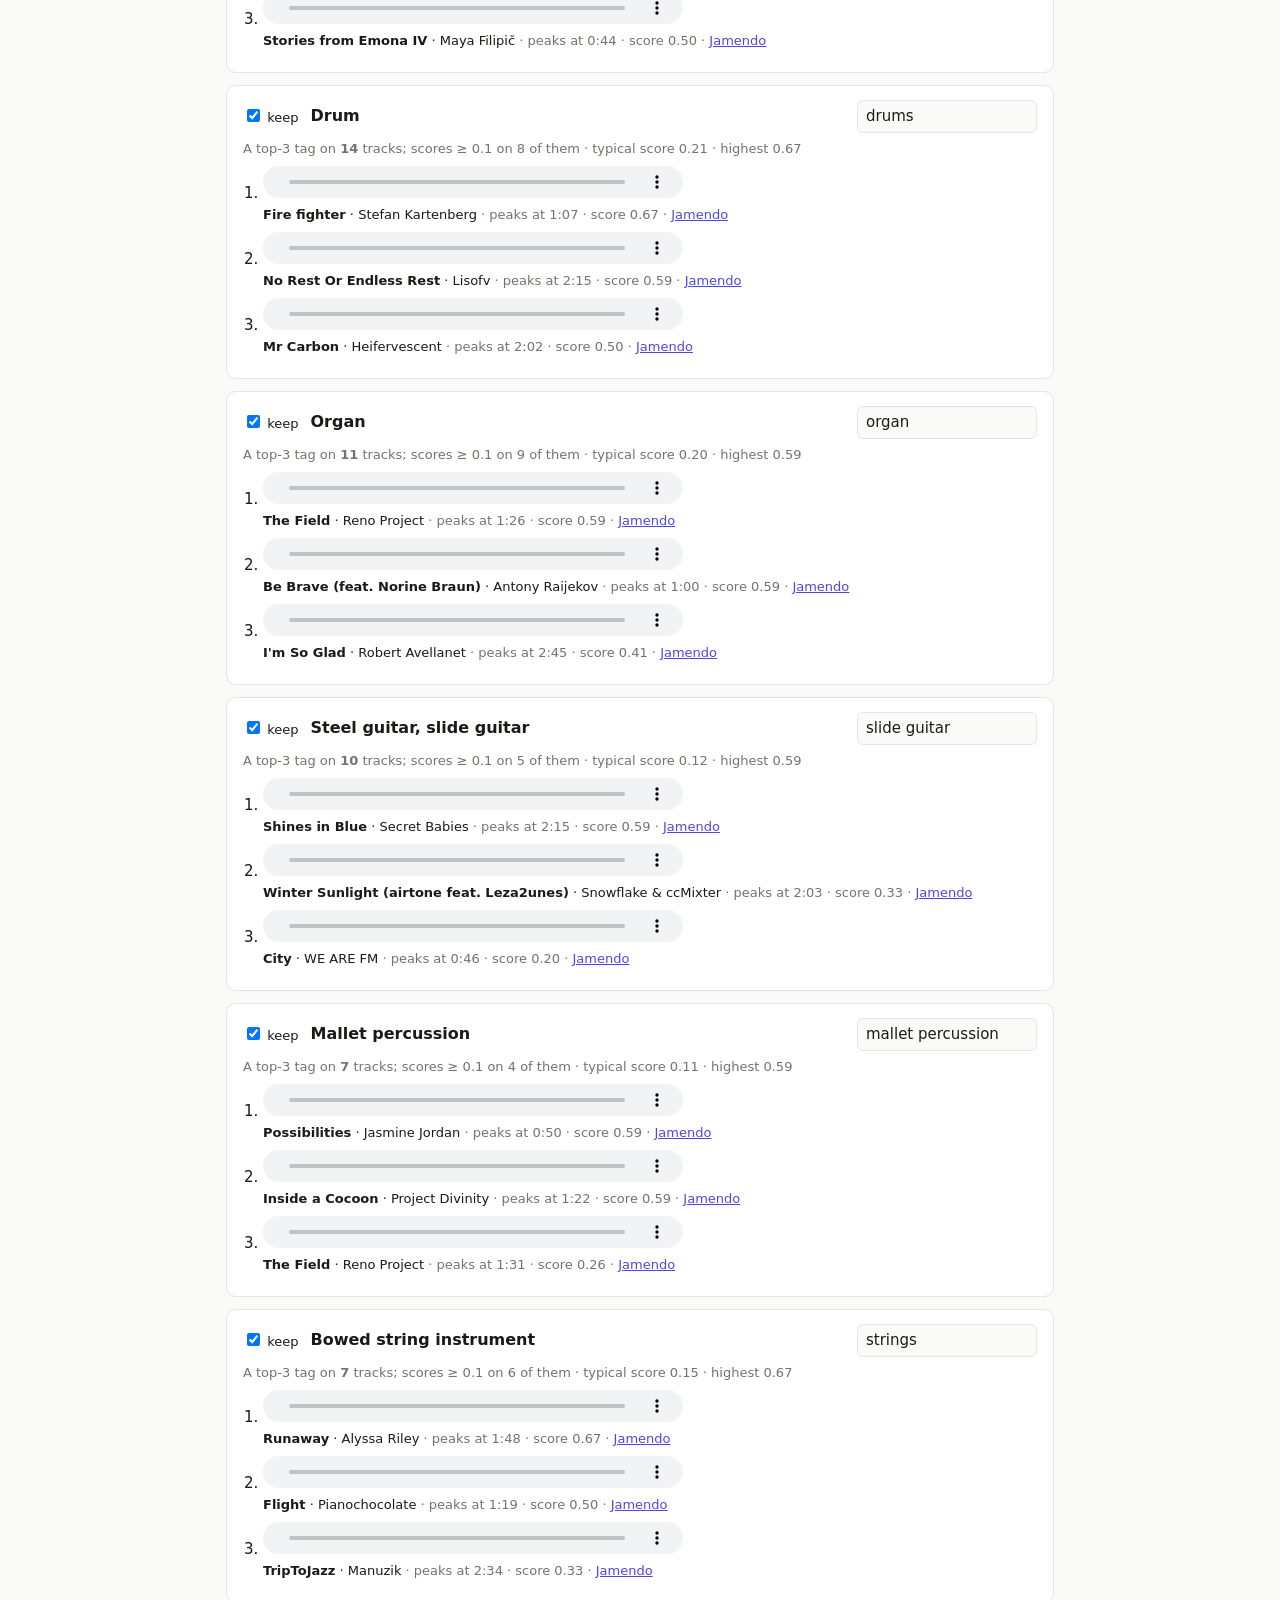
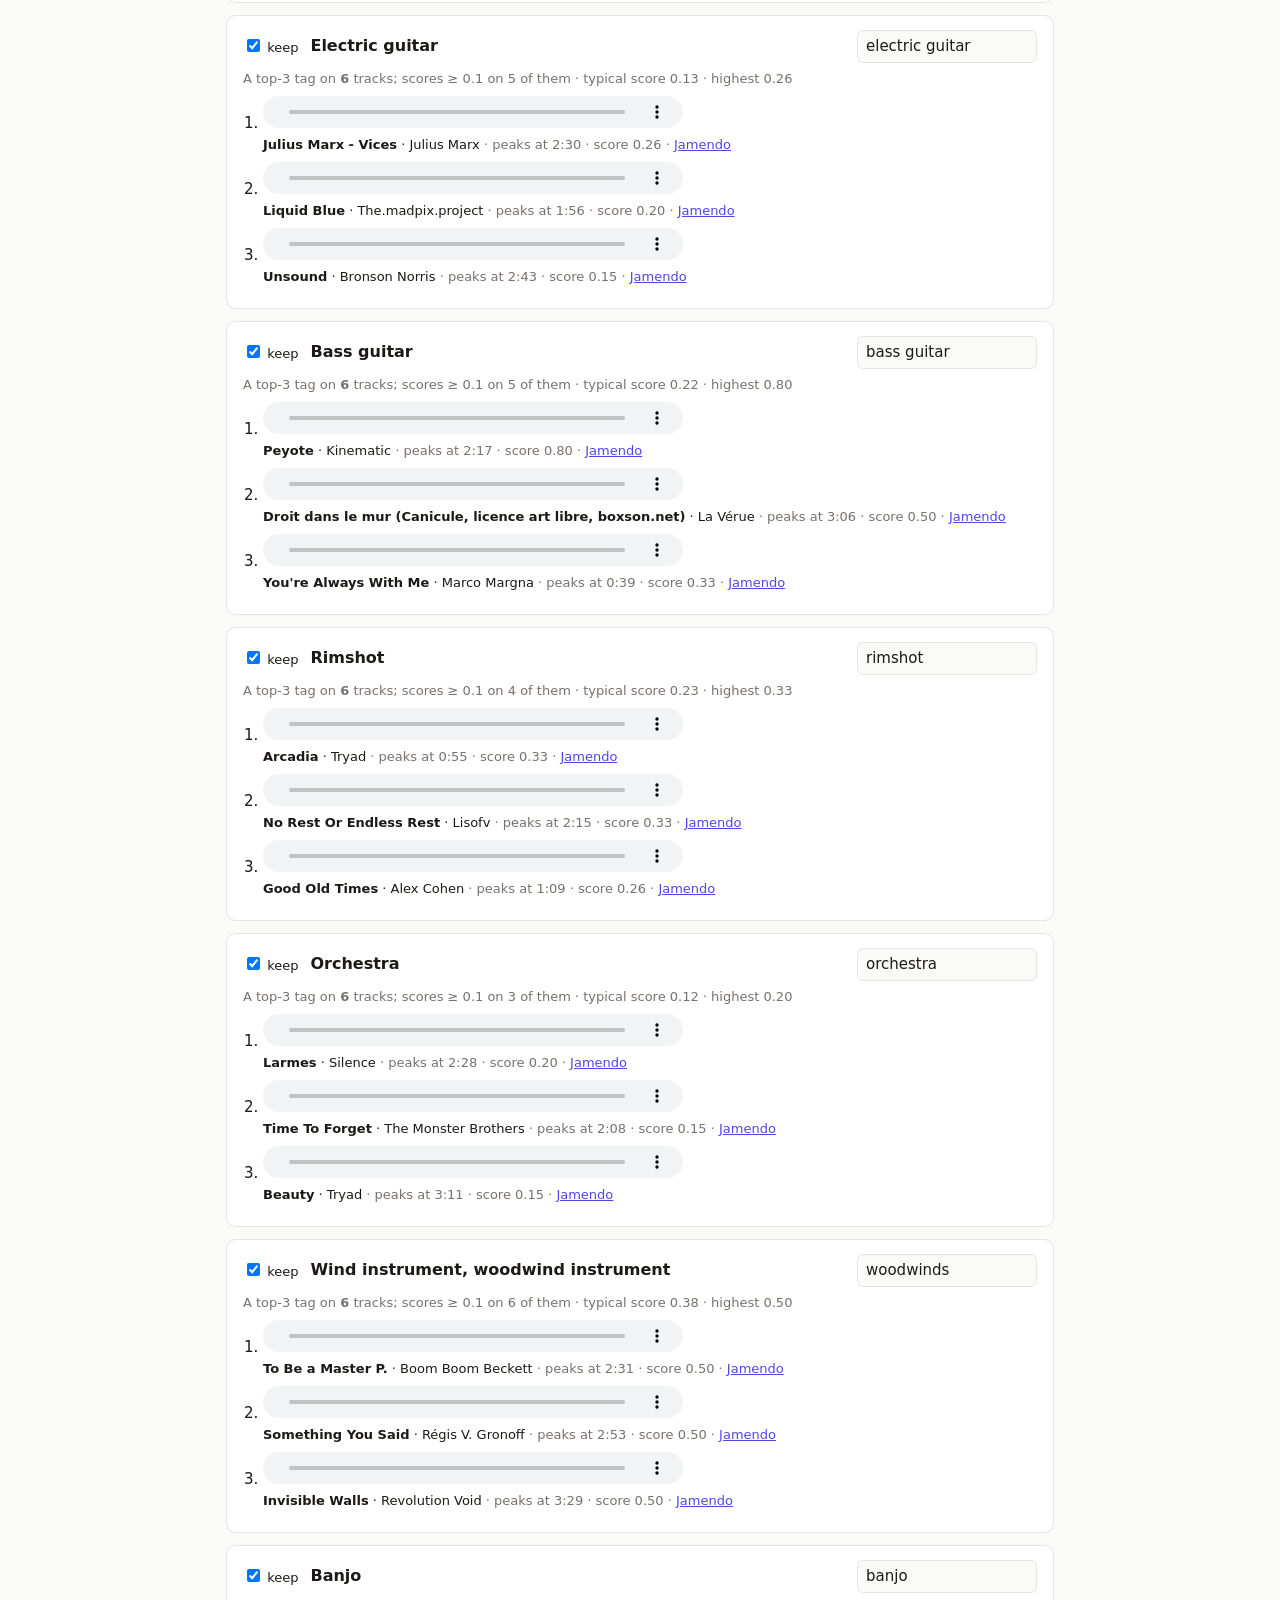
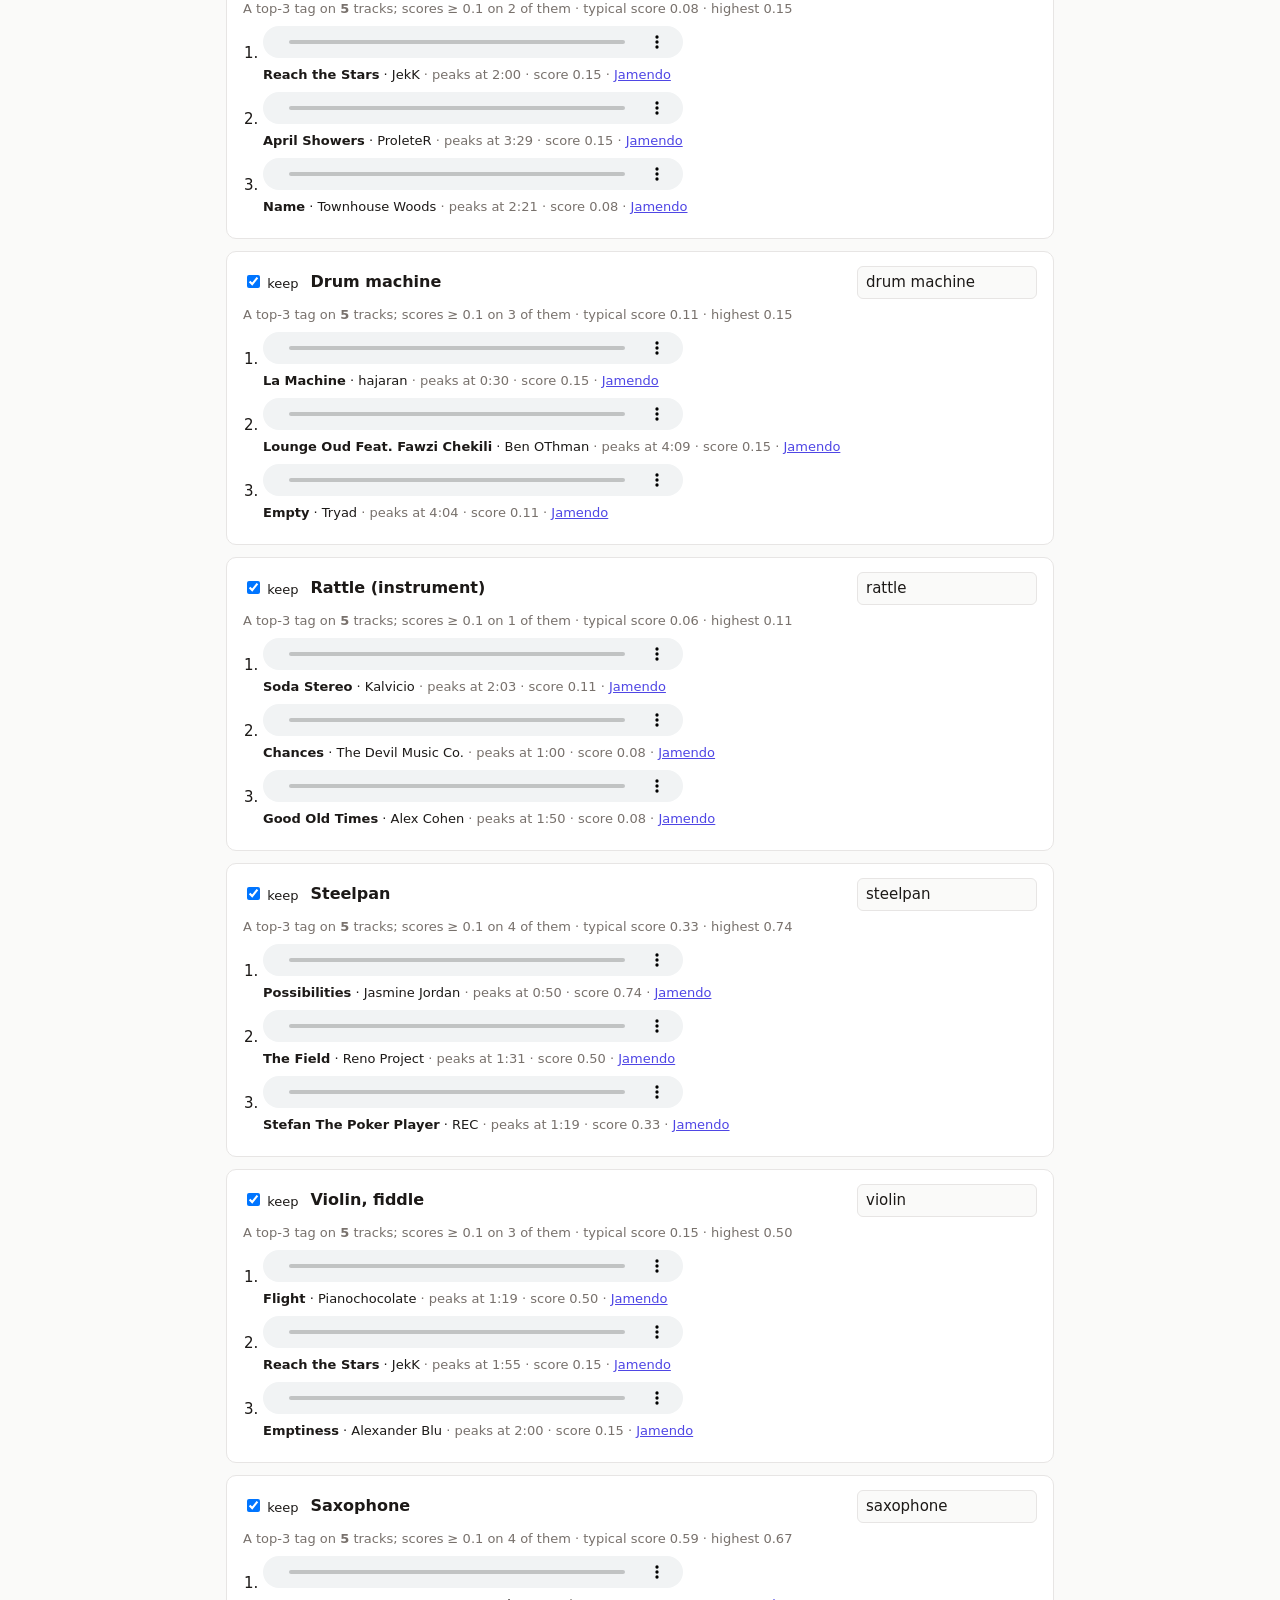
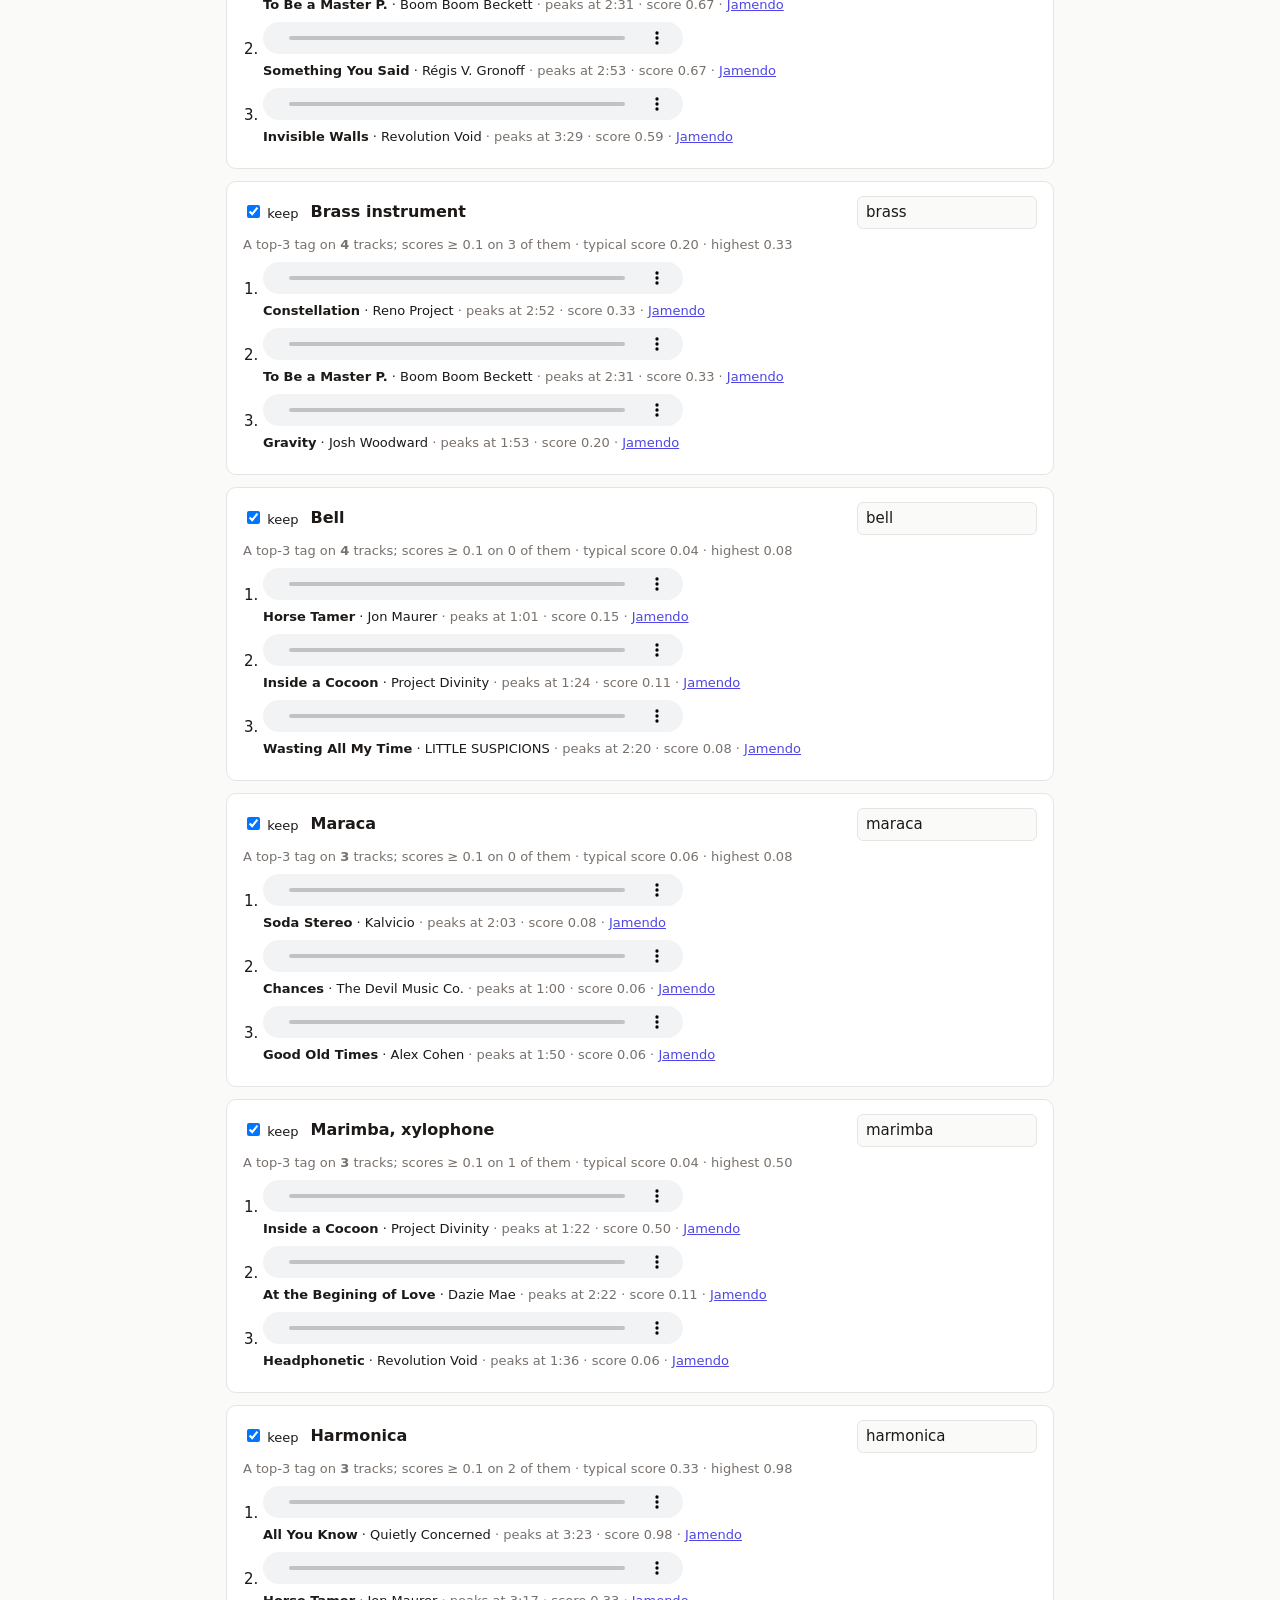
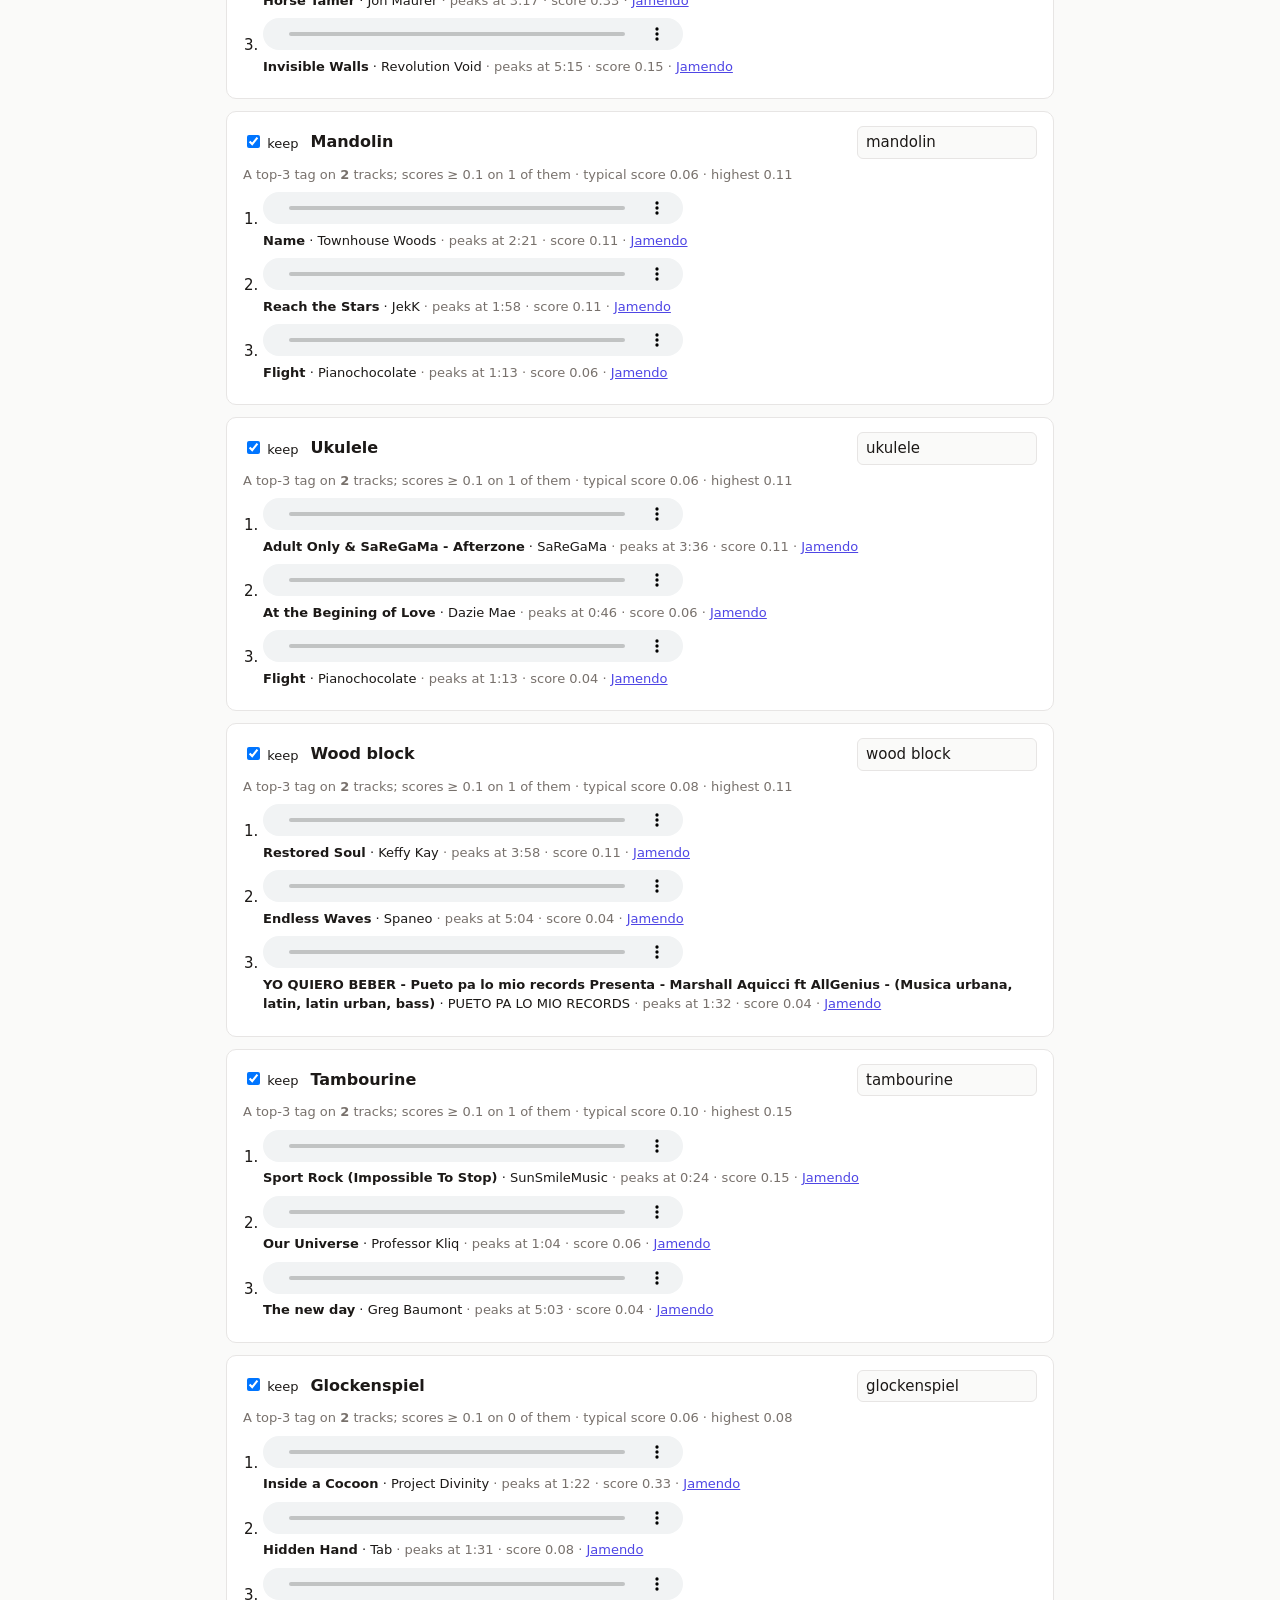
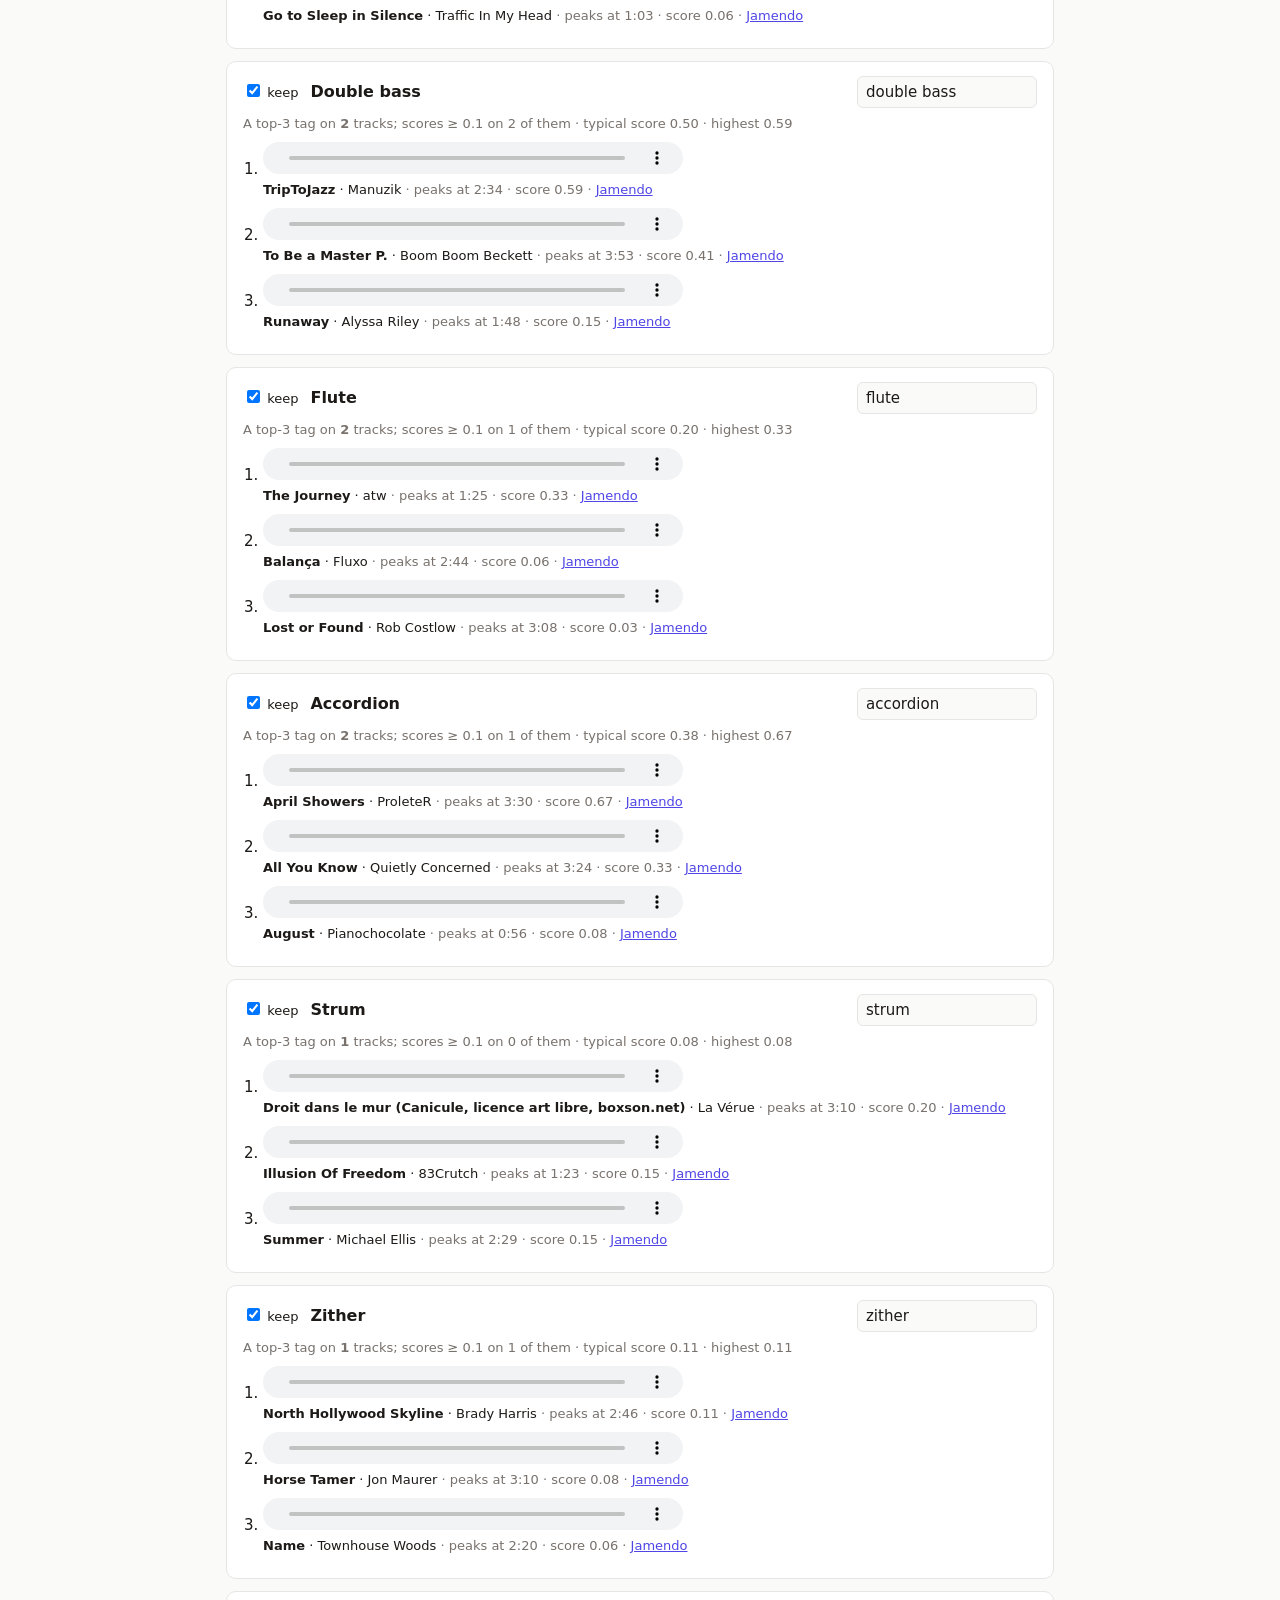
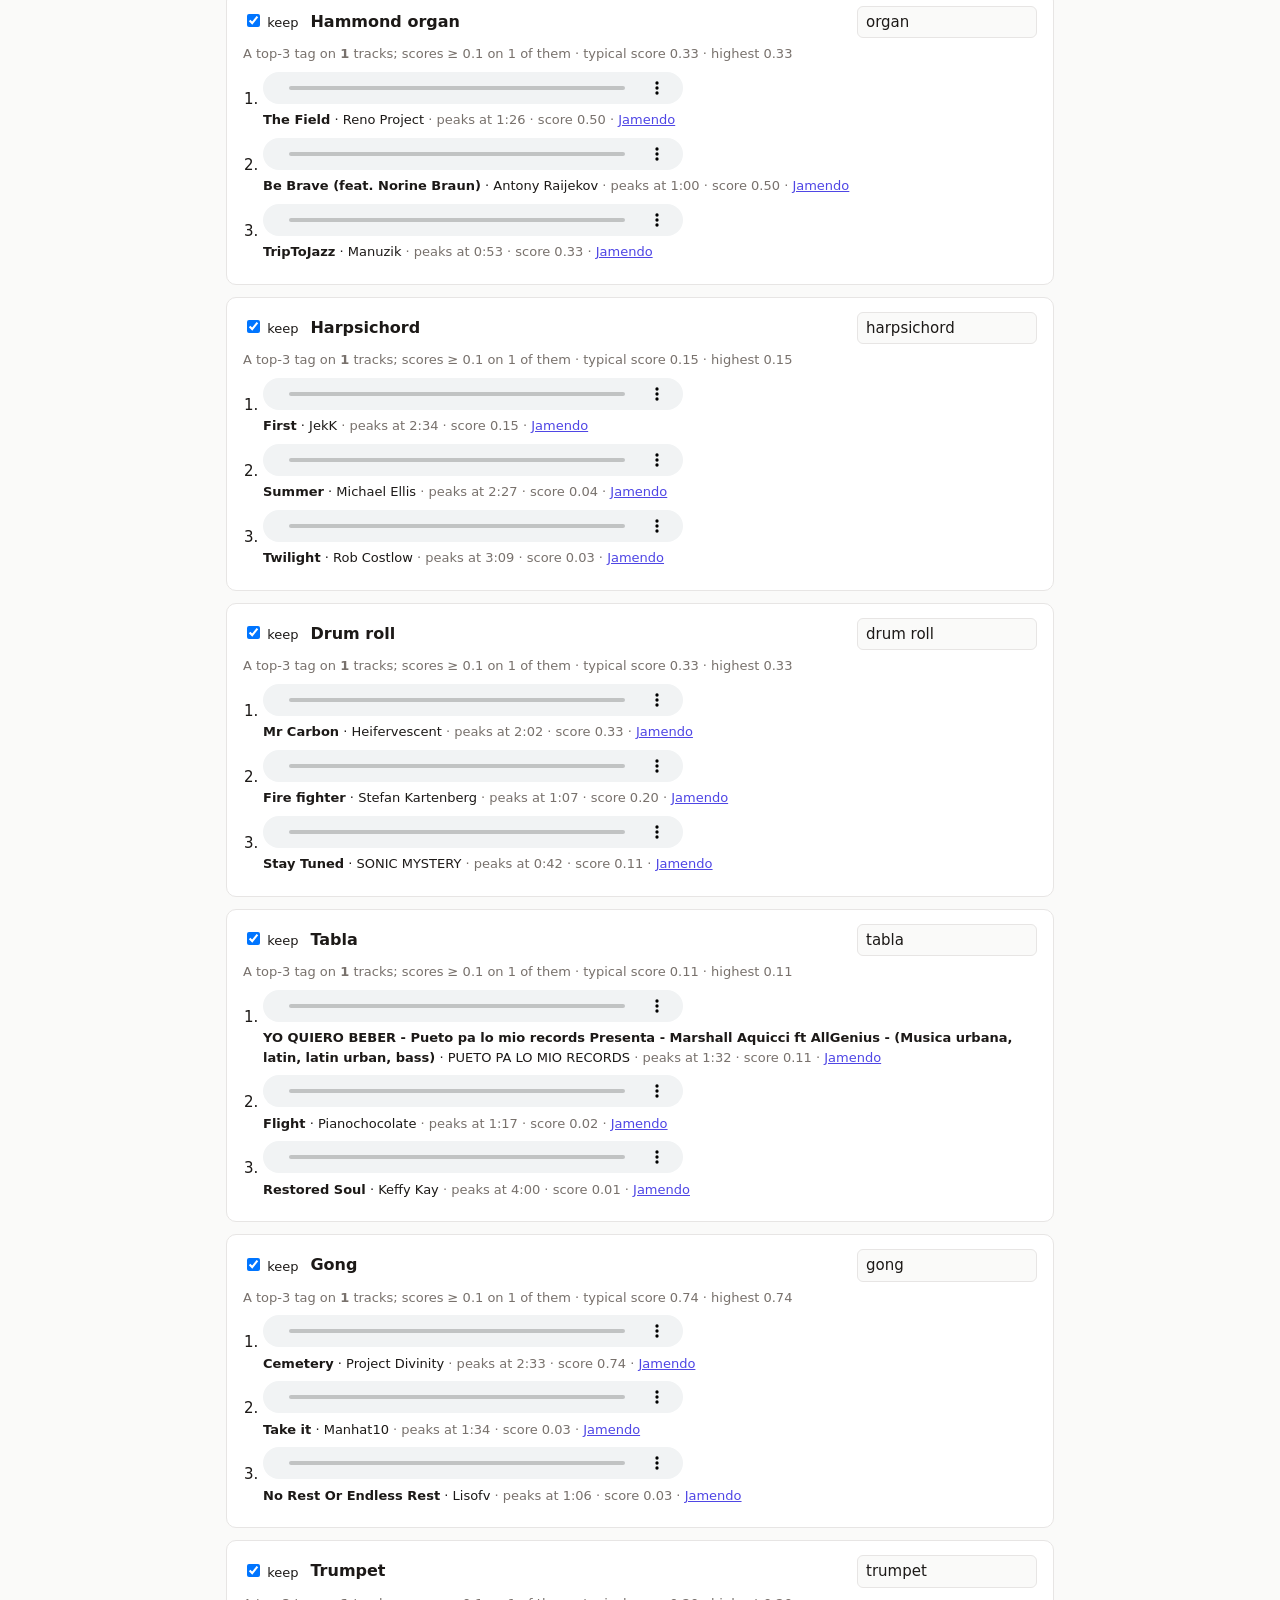
<file: spikes/clap/results/tag_sheet.html>
<!doctype html>
<html lang="en">
<head>
<meta charset="utf-8">
<meta name="viewport" content="width=device-width, initial-scale=1">
<title>Sound Tag Sheet</title>
<style>
  :root { --bg: #fafaf9; --card: #fff; --fg: #1c1917; --dim: #78716c; --line: #e7e5e4; --accent: #4f46e5; }
  @media (prefers-color-scheme: dark) {
    :root { --bg: #0c0a09; --card: #1c1917; --fg: #f5f5f4; --dim: #a8a29e; --line: #292524; --accent: #a5b4fc; }
  }
  * { box-sizing: border-box; }
  body { margin: 0; background: var(--bg); color: var(--fg); font: 15px/1.5 system-ui, sans-serif; }
  main { max-width: 860px; margin: 0 auto; padding: 24px 16px 96px; }
  h1 { font-size: 24px; margin: 0 0 4px; }
  h2 { margin: 32px 0 12px; font-size: 18px; }
  .dim { color: var(--dim); }
  .card { background: var(--card); border: 1px solid var(--line); border-radius: 10px; padding: 14px 16px; margin: 12px 0; }
  .card.dropped { opacity: .45; }
  .card header { display: flex; gap: 12px; align-items: center; flex-wrap: wrap; }
  .card h3 { margin: 0; font-size: 16px; flex: 1; min-width: 160px; }
  .card p { margin: 6px 0 8px; font-size: 13px; }
  .name { font: inherit; padding: 4px 8px; border: 1px solid var(--line); border-radius: 6px; background: var(--bg); color: var(--fg); width: 180px; }
  .keep { font-size: 13px; white-space: nowrap; }
  ol { margin: 0; padding-left: 20px; }
  li { margin: 8px 0; }
  audio { width: 100%; max-width: 420px; height: 32px; }
  .meta { font-size: 13px; }
  a { color: var(--accent); }
  .bar { position: fixed; bottom: 0; left: 0; right: 0; background: var(--card); border-top: 1px solid var(--line); padding: 10px 16px; display: flex; gap: 8px; justify-content: center; }
  button { font: inherit; padding: 6px 14px; border-radius: 6px; border: 1px solid var(--line); background: var(--bg); color: var(--fg); cursor: pointer; }
  button.primary { background: var(--accent); color: var(--bg); border-color: var(--accent); }
</style>
</head>
<body>
<main>
  <h1>Sound tag wording</h1>
  <p class="dim">Built from YAMNet scores on 200 Jamendo tracks. For each class: listen to the
  examples (each player starts 2 s before the moment YAMNet heard it most), untick <em>keep</em> if it's wrong or not
  worth saying, and edit the display name. Classes with the same display name merge into one tag.
  Your choices save in this browser as you go; use <strong>Copy decisions</strong> when done.</p>
  <h2>Vocals</h2>
    <section class="card" data-class="Singing">
      <header>
        <label class="keep"><input type="checkbox" checked> keep</label>
        <h3>Singing</h3>
        <input class="name" type="text" value="vocals" aria-label="Display name for Singing">
      </header>
      <p class="dim">A top-3 tag on <strong>57</strong> tracks;
        scores ≥ 0.1 on 10 of them · typical score 0.06 ·
        highest 0.15</p>
      <ol><li>
          <audio controls preload="none" src="../data/tracks/1321406.mp3#t=161.8"></audio>
          <div class="meta"><strong>Horizons</strong> · Train Room
            <span class="dim">· peaks at 2:43 · score 0.20 ·
            <a href="https://www.jamendo.com/track/1321406" target="_blank" rel="noopener">Jamendo</a></span></div>
        </li><li>
          <audio controls preload="none" src="../data/tracks/1413928.mp3#t=51.6"></audio>
          <div class="meta"><strong>Runaway</strong> · Alyssa Riley
            <span class="dim">· peaks at 0:53 · score 0.15 ·
            <a href="https://www.jamendo.com/track/1413928" target="_blank" rel="noopener">Jamendo</a></span></div>
        </li><li>
          <audio controls preload="none" src="../data/tracks/1847811.mp3#t=47.6"></audio>
          <div class="meta"><strong>Dogg Pound</strong> · J1S
            <span class="dim">· peaks at 0:49 · score 0.15 ·
            <a href="https://www.jamendo.com/track/1847811" target="_blank" rel="noopener">Jamendo</a></span></div>
        </li></ol>
    </section>
    <section class="card" data-class="Rapping">
      <header>
        <label class="keep"><input type="checkbox" checked> keep</label>
        <h3>Rapping</h3>
        <input class="name" type="text" value="vocals" aria-label="Display name for Rapping">
      </header>
      <p class="dim">A top-3 tag on <strong>20</strong> tracks;
        scores ≥ 0.1 on 14 of them · typical score 0.15 ·
        highest 0.41</p>
      <ol><li>
          <audio controls preload="none" src="../data/tracks/1847811.mp3#t=47.6"></audio>
          <div class="meta"><strong>Dogg Pound</strong> · J1S
            <span class="dim">· peaks at 0:49 · score 0.41 ·
            <a href="https://www.jamendo.com/track/1847811" target="_blank" rel="noopener">Jamendo</a></span></div>
        </li><li>
          <audio controls preload="none" src="../data/tracks/1863054.mp3#t=84.5"></audio>
          <div class="meta"><strong>People on the TV</strong> · Mercury &amp;amp; The Architects
            <span class="dim">· peaks at 1:26 · score 0.33 ·
            <a href="https://www.jamendo.com/track/1863054" target="_blank" rel="noopener">Jamendo</a></span></div>
        </li><li>
          <audio controls preload="none" src="../data/tracks/1829207.mp3#t=46.0"></audio>
          <div class="meta"><strong>IM NOT DEAD</strong> · Childsanonymous
            <span class="dim">· peaks at 0:47 · score 0.33 ·
            <a href="https://www.jamendo.com/track/1829207" target="_blank" rel="noopener">Jamendo</a></span></div>
        </li></ol>
    </section>
    <section class="card" data-class="Humming">
      <header>
        <label class="keep"><input type="checkbox" checked> keep</label>
        <h3>Humming</h3>
        <input class="name" type="text" value="vocals" aria-label="Display name for Humming">
      </header>
      <p class="dim">A top-3 tag on <strong>2</strong> tracks;
        scores ≥ 0.1 on 1 of them · typical score 0.14 ·
        highest 0.20</p>
      <ol><li>
          <audio controls preload="none" src="../data/tracks/260842.mp3#t=120.0"></audio>
          <div class="meta"><strong>Sofa</strong> · Dazie Mae
            <span class="dim">· peaks at 2:01 · score 0.20 ·
            <a href="https://www.jamendo.com/track/260842" target="_blank" rel="noopener">Jamendo</a></span></div>
        </li><li>
          <audio controls preload="none" src="../data/tracks/2083.mp3#t=156.2"></audio>
          <div class="meta"><strong>TripToJazz</strong> · Manuzik
            <span class="dim">· peaks at 2:38 · score 0.20 ·
            <a href="https://www.jamendo.com/track/2083" target="_blank" rel="noopener">Jamendo</a></span></div>
        </li><li>
          <audio controls preload="none" src="../data/tracks/1215804.mp3#t=95.2"></audio>
          <div class="meta"><strong>Take it</strong> · Manhat10
            <span class="dim">· peaks at 1:37 · score 0.08 ·
            <a href="https://www.jamendo.com/track/1215804" target="_blank" rel="noopener">Jamendo</a></span></div>
        </li></ol>
    </section>
    <section class="card" data-class="Choir">
      <header>
        <label class="keep"><input type="checkbox" checked> keep</label>
        <h3>Choir</h3>
        <input class="name" type="text" value="vocals" aria-label="Display name for Choir">
      </header>
      <p class="dim">A top-3 tag on <strong>1</strong> tracks;
        scores ≥ 0.1 on 1 of them · typical score 0.20 ·
        highest 0.20</p>
      <ol><li>
          <audio controls preload="none" src="../data/tracks/26742.mp3#t=62.7"></audio>
          <div class="meta"><strong>Beauty</strong> · Tryad
            <span class="dim">· peaks at 1:04 · score 0.20 ·
            <a href="https://www.jamendo.com/track/26742" target="_blank" rel="noopener">Jamendo</a></span></div>
        </li><li>
          <audio controls preload="none" src="../data/tracks/1321406.mp3#t=161.8"></audio>
          <div class="meta"><strong>Horizons</strong> · Train Room
            <span class="dim">· peaks at 2:43 · score 0.20 ·
            <a href="https://www.jamendo.com/track/1321406" target="_blank" rel="noopener">Jamendo</a></span></div>
        </li><li>
          <audio controls preload="none" src="../data/tracks/1125749.mp3#t=146.0"></audio>
          <div class="meta"><strong>No Doctor</strong> · 14ice_music
            <span class="dim">· peaks at 2:28 · score 0.11 ·
            <a href="https://www.jamendo.com/track/1125749" target="_blank" rel="noopener">Jamendo</a></span></div>
        </li></ol>
    </section>
    <section class="card" data-class="Vocal music">
      <header>
        <label class="keep"><input type="checkbox" checked> keep</label>
        <h3>Vocal music</h3>
        <input class="name" type="text" value="vocals" aria-label="Display name for Vocal music">
      </header>
      <p class="dim">A top-3 tag on <strong>1</strong> tracks;
        scores ≥ 0.1 on 1 of them · typical score 0.15 ·
        highest 0.15</p>
      <ol><li>
          <audio controls preload="none" src="../data/tracks/1086780.mp3#t=65.1"></audio>
          <div class="meta"><strong>Nobody Is Here</strong> · 14ice_music
            <span class="dim">· peaks at 1:07 · score 0.15 ·
            <a href="https://www.jamendo.com/track/1086780" target="_blank" rel="noopener">Jamendo</a></span></div>
        </li><li>
          <audio controls preload="none" src="../data/tracks/260842.mp3#t=120.5"></audio>
          <div class="meta"><strong>Sofa</strong> · Dazie Mae
            <span class="dim">· peaks at 2:02 · score 0.15 ·
            <a href="https://www.jamendo.com/track/260842" target="_blank" rel="noopener">Jamendo</a></span></div>
        </li><li>
          <audio controls preload="none" src="../data/tracks/2083.mp3#t=156.2"></audio>
          <div class="meta"><strong>TripToJazz</strong> · Manuzik
            <span class="dim">· peaks at 2:38 · score 0.15 ·
            <a href="https://www.jamendo.com/track/2083" target="_blank" rel="noopener">Jamendo</a></span></div>
        </li></ol>
    </section><h2>Instruments</h2>
    <section class="card" data-class="Plucked string instrument">
      <header>
        <label class="keep"><input type="checkbox" checked> keep</label>
        <h3>Plucked string instrument</h3>
        <input class="name" type="text" value="plucked strings" aria-label="Display name for Plucked string instrument">
      </header>
      <p class="dim">A top-3 tag on <strong>65</strong> tracks;
        scores ≥ 0.1 on 33 of them · typical score 0.11 ·
        highest 0.50</p>
      <ol><li>
          <audio controls preload="none" src="../data/tracks/74476.mp3#t=184.4"></audio>
          <div class="meta"><strong>Droit dans le mur (Canicule, licence art libre, boxson.net)</strong> · La Vérue
            <span class="dim">· peaks at 3:06 · score 0.50 ·
            <a href="https://www.jamendo.com/track/74476" target="_blank" rel="noopener">Jamendo</a></span></div>
        </li><li>
          <audio controls preload="none" src="../data/tracks/1442030.mp3#t=132.4"></audio>
          <div class="meta"><strong>Peyote</strong> · Kinematic
            <span class="dim">· peaks at 2:14 · score 0.50 ·
            <a href="https://www.jamendo.com/track/1442030" target="_blank" rel="noopener">Jamendo</a></span></div>
        </li><li>
          <audio controls preload="none" src="../data/tracks/938328.mp3#t=57.5"></audio>
          <div class="meta"><strong>I&#x27;m Getting Better</strong> · Jonathan Dimmel
            <span class="dim">· peaks at 0:59 · score 0.41 ·
            <a href="https://www.jamendo.com/track/938328" target="_blank" rel="noopener">Jamendo</a></span></div>
        </li></ol>
    </section>
    <section class="card" data-class="Guitar">
      <header>
        <label class="keep"><input type="checkbox" checked> keep</label>
        <h3>Guitar</h3>
        <input class="name" type="text" value="guitar" aria-label="Display name for Guitar">
      </header>
      <p class="dim">A top-3 tag on <strong>43</strong> tracks;
        scores ≥ 0.1 on 25 of them · typical score 0.15 ·
        highest 0.59</p>
      <ol><li>
          <audio controls preload="none" src="../data/tracks/1442030.mp3#t=135.8"></audio>
          <div class="meta"><strong>Peyote</strong> · Kinematic
            <span class="dim">· peaks at 2:17 · score 0.59 ·
            <a href="https://www.jamendo.com/track/1442030" target="_blank" rel="noopener">Jamendo</a></span></div>
        </li><li>
          <audio controls preload="none" src="../data/tracks/74476.mp3#t=184.4"></audio>
          <div class="meta"><strong>Droit dans le mur (Canicule, licence art libre, boxson.net)</strong> · La Vérue
            <span class="dim">· peaks at 3:06 · score 0.50 ·
            <a href="https://www.jamendo.com/track/74476" target="_blank" rel="noopener">Jamendo</a></span></div>
        </li><li>
          <audio controls preload="none" src="../data/tracks/938328.mp3#t=57.5"></audio>
          <div class="meta"><strong>I&#x27;m Getting Better</strong> · Jonathan Dimmel
            <span class="dim">· peaks at 0:59 · score 0.41 ·
            <a href="https://www.jamendo.com/track/938328" target="_blank" rel="noopener">Jamendo</a></span></div>
        </li></ol>
    </section>
    <section class="card" data-class="Percussion">
      <header>
        <label class="keep"><input type="checkbox" checked> keep</label>
        <h3>Percussion</h3>
        <input class="name" type="text" value="percussion" aria-label="Display name for Percussion">
      </header>
      <p class="dim">A top-3 tag on <strong>35</strong> tracks;
        scores ≥ 0.1 on 17 of them · typical score 0.08 ·
        highest 0.67</p>
      <ol><li>
          <audio controls preload="none" src="../data/tracks/1857303.mp3#t=65.7"></audio>
          <div class="meta"><strong>Fire fighter</strong> · Stefan Kartenberg
            <span class="dim">· peaks at 1:07 · score 0.67 ·
            <a href="https://www.jamendo.com/track/1857303" target="_blank" rel="noopener">Jamendo</a></span></div>
        </li><li>
          <audio controls preload="none" src="../data/tracks/1882761.mp3#t=133.6"></audio>
          <div class="meta"><strong>No Rest Or Endless Rest</strong> · Lisofv
            <span class="dim">· peaks at 2:15 · score 0.59 ·
            <a href="https://www.jamendo.com/track/1882761" target="_blank" rel="noopener">Jamendo</a></span></div>
        </li><li>
          <audio controls preload="none" src="../data/tracks/1230403.mp3#t=48.9"></audio>
          <div class="meta"><strong>Possibilities</strong> · Jasmine Jordan
            <span class="dim">· peaks at 0:50 · score 0.50 ·
            <a href="https://www.jamendo.com/track/1230403" target="_blank" rel="noopener">Jamendo</a></span></div>
        </li></ol>
    </section>
    <section class="card" data-class="Keyboard (musical)">
      <header>
        <label class="keep"><input type="checkbox" checked> keep</label>
        <h3>Keyboard (musical)</h3>
        <input class="name" type="text" value="keys" aria-label="Display name for Keyboard (musical)">
      </header>
      <p class="dim">A top-3 tag on <strong>33</strong> tracks;
        scores ≥ 0.1 on 20 of them · typical score 0.26 ·
        highest 0.59</p>
      <ol><li>
          <audio controls preload="none" src="../data/tracks/196257.mp3#t=24.0"></audio>
          <div class="meta"><strong>Prelude in C# minor</strong> · Maya Filipič
            <span class="dim">· peaks at 0:25 · score 0.59 ·
            <a href="https://www.jamendo.com/track/196257" target="_blank" rel="noopener">Jamendo</a></span></div>
        </li><li>
          <audio controls preload="none" src="../data/tracks/196223.mp3#t=42.4"></audio>
          <div class="meta"><strong>Stories from Emona IV</strong> · Maya Filipič
            <span class="dim">· peaks at 0:44 · score 0.50 ·
            <a href="https://www.jamendo.com/track/196223" target="_blank" rel="noopener">Jamendo</a></span></div>
        </li><li>
          <audio controls preload="none" src="../data/tracks/196222.mp3#t=146.2"></audio>
          <div class="meta"><strong>Stories from Emona III</strong> · Maya Filipič
            <span class="dim">· peaks at 2:28 · score 0.50 ·
            <a href="https://www.jamendo.com/track/196222" target="_blank" rel="noopener">Jamendo</a></span></div>
        </li></ol>
    </section>
    <section class="card" data-class="Sampler">
      <header>
        <label class="keep"><input type="checkbox" checked> keep</label>
        <h3>Sampler</h3>
        <input class="name" type="text" value="sampler" aria-label="Display name for Sampler">
      </header>
      <p class="dim">A top-3 tag on <strong>28</strong> tracks;
        scores ≥ 0.1 on 4 of them · typical score 0.02 ·
        highest 0.26</p>
      <ol><li>
          <audio controls preload="none" src="../data/tracks/1701773.mp3#t=63.1"></audio>
          <div class="meta"><strong>La Machine</strong> · hajaran
            <span class="dim">· peaks at 1:05 · score 0.26 ·
            <a href="https://www.jamendo.com/track/1701773" target="_blank" rel="noopener">Jamendo</a></span></div>
        </li><li>
          <audio controls preload="none" src="../data/tracks/26743.mp3#t=243.0"></audio>
          <div class="meta"><strong>Empty</strong> · Tryad
            <span class="dim">· peaks at 4:04 · score 0.15 ·
            <a href="https://www.jamendo.com/track/26743" target="_blank" rel="noopener">Jamendo</a></span></div>
        </li><li>
          <audio controls preload="none" src="../data/tracks/1418676.mp3#t=174.1"></audio>
          <div class="meta"><strong>Round The Twist</strong> · The Aluminium Tough
            <span class="dim">· peaks at 2:56 · score 0.11 ·
            <a href="https://www.jamendo.com/track/1418676" target="_blank" rel="noopener">Jamendo</a></span></div>
        </li></ol>
    </section>
    <section class="card" data-class="Drum kit">
      <header>
        <label class="keep"><input type="checkbox" checked> keep</label>
        <h3>Drum kit</h3>
        <input class="name" type="text" value="drums" aria-label="Display name for Drum kit">
      </header>
      <p class="dim">A top-3 tag on <strong>20</strong> tracks;
        scores ≥ 0.1 on 5 of them · typical score 0.06 ·
        highest 0.41</p>
      <ol><li>
          <audio controls preload="none" src="../data/tracks/1882761.mp3#t=133.6"></audio>
          <div class="meta"><strong>No Rest Or Endless Rest</strong> · Lisofv
            <span class="dim">· peaks at 2:15 · score 0.50 ·
            <a href="https://www.jamendo.com/track/1882761" target="_blank" rel="noopener">Jamendo</a></span></div>
        </li><li>
          <audio controls preload="none" src="../data/tracks/1857303.mp3#t=65.7"></audio>
          <div class="meta"><strong>Fire fighter</strong> · Stefan Kartenberg
            <span class="dim">· peaks at 1:07 · score 0.41 ·
            <a href="https://www.jamendo.com/track/1857303" target="_blank" rel="noopener">Jamendo</a></span></div>
        </li><li>
          <audio controls preload="none" src="../data/tracks/6581.mp3#t=55.7"></audio>
          <div class="meta"><strong>Arcadia</strong> · Tryad
            <span class="dim">· peaks at 0:57 · score 0.41 ·
            <a href="https://www.jamendo.com/track/6581" target="_blank" rel="noopener">Jamendo</a></span></div>
        </li></ol>
    </section>
    <section class="card" data-class="Piano">
      <header>
        <label class="keep"><input type="checkbox" checked> keep</label>
        <h3>Piano</h3>
        <input class="name" type="text" value="piano" aria-label="Display name for Piano">
      </header>
      <p class="dim">A top-3 tag on <strong>17</strong> tracks;
        scores ≥ 0.1 on 15 of them · typical score 0.33 ·
        highest 0.67</p>
      <ol><li>
          <audio controls preload="none" src="../data/tracks/196257.mp3#t=24.0"></audio>
          <div class="meta"><strong>Prelude in C# minor</strong> · Maya Filipič
            <span class="dim">· peaks at 0:25 · score 0.67 ·
            <a href="https://www.jamendo.com/track/196257" target="_blank" rel="noopener">Jamendo</a></span></div>
        </li><li>
          <audio controls preload="none" src="../data/tracks/196222.mp3#t=146.2"></audio>
          <div class="meta"><strong>Stories from Emona III</strong> · Maya Filipič
            <span class="dim">· peaks at 2:28 · score 0.59 ·
            <a href="https://www.jamendo.com/track/196222" target="_blank" rel="noopener">Jamendo</a></span></div>
        </li><li>
          <audio controls preload="none" src="../data/tracks/196223.mp3#t=42.4"></audio>
          <div class="meta"><strong>Stories from Emona IV</strong> · Maya Filipič
            <span class="dim">· peaks at 0:44 · score 0.50 ·
            <a href="https://www.jamendo.com/track/196223" target="_blank" rel="noopener">Jamendo</a></span></div>
        </li></ol>
    </section>
    <section class="card" data-class="Synthesizer">
      <header>
        <label class="keep"><input type="checkbox" checked> keep</label>
        <h3>Synthesizer</h3>
        <input class="name" type="text" value="synths" aria-label="Display name for Synthesizer">
      </header>
      <p class="dim">A top-3 tag on <strong>17</strong> tracks;
        scores ≥ 0.1 on 4 of them · typical score 0.04 ·
        highest 0.50</p>
      <ol><li>
          <audio controls preload="none" src="../data/tracks/33322.mp3#t=193.5"></audio>
          <div class="meta"><strong>Go to Sleep in Silence</strong> · Traffic In My Head
            <span class="dim">· peaks at 3:15 · score 0.50 ·
            <a href="https://www.jamendo.com/track/33322" target="_blank" rel="noopener">Jamendo</a></span></div>
        </li><li>
          <audio controls preload="none" src="../data/tracks/1701773.mp3#t=63.1"></audio>
          <div class="meta"><strong>La Machine</strong> · hajaran
            <span class="dim">· peaks at 1:05 · score 0.20 ·
            <a href="https://www.jamendo.com/track/1701773" target="_blank" rel="noopener">Jamendo</a></span></div>
        </li><li>
          <audio controls preload="none" src="../data/tracks/15655.mp3#t=312.8"></audio>
          <div class="meta"><strong>Invisible Walls</strong> · Revolution Void
            <span class="dim">· peaks at 5:14 · score 0.15 ·
            <a href="https://www.jamendo.com/track/15655" target="_blank" rel="noopener">Jamendo</a></span></div>
        </li></ol>
    </section>
    <section class="card" data-class="Acoustic guitar">
      <header>
        <label class="keep"><input type="checkbox" checked> keep</label>
        <h3>Acoustic guitar</h3>
        <input class="name" type="text" value="acoustic guitar" aria-label="Display name for Acoustic guitar">
      </header>
      <p class="dim">A top-3 tag on <strong>14</strong> tracks;
        scores ≥ 0.1 on 10 of them · typical score 0.15 ·
        highest 0.50</p>
      <ol><li>
          <audio controls preload="none" src="../data/tracks/1022211.mp3#t=65.9"></audio>
          <div class="meta"><strong>All You Know</strong> · Quietly Concerned
            <span class="dim">· peaks at 1:07 · score 0.50 ·
            <a href="https://www.jamendo.com/track/1022211" target="_blank" rel="noopener">Jamendo</a></span></div>
        </li><li>
          <audio controls preload="none" src="../data/tracks/74476.mp3#t=189.2"></audio>
          <div class="meta"><strong>Droit dans le mur (Canicule, licence art libre, boxson.net)</strong> · La Vérue
            <span class="dim">· peaks at 3:11 · score 0.50 ·
            <a href="https://www.jamendo.com/track/74476" target="_blank" rel="noopener">Jamendo</a></span></div>
        </li><li>
          <audio controls preload="none" src="../data/tracks/1321406.mp3#t=107.3"></audio>
          <div class="meta"><strong>Horizons</strong> · Train Room
            <span class="dim">· peaks at 1:49 · score 0.41 ·
            <a href="https://www.jamendo.com/track/1321406" target="_blank" rel="noopener">Jamendo</a></span></div>
        </li></ol>
    </section>
    <section class="card" data-class="Electric piano">
      <header>
        <label class="keep"><input type="checkbox" checked> keep</label>
        <h3>Electric piano</h3>
        <input class="name" type="text" value="electric piano" aria-label="Display name for Electric piano">
      </header>
      <p class="dim">A top-3 tag on <strong>14</strong> tracks;
        scores ≥ 0.1 on 14 of them · typical score 0.30 ·
        highest 0.67</p>
      <ol><li>
          <audio controls preload="none" src="../data/tracks/196257.mp3#t=24.5"></audio>
          <div class="meta"><strong>Prelude in C# minor</strong> · Maya Filipič
            <span class="dim">· peaks at 0:26 · score 0.67 ·
            <a href="https://www.jamendo.com/track/196257" target="_blank" rel="noopener">Jamendo</a></span></div>
        </li><li>
          <audio controls preload="none" src="../data/tracks/196222.mp3#t=49.5"></audio>
          <div class="meta"><strong>Stories from Emona III</strong> · Maya Filipič
            <span class="dim">· peaks at 0:51 · score 0.59 ·
            <a href="https://www.jamendo.com/track/196222" target="_blank" rel="noopener">Jamendo</a></span></div>
        </li><li>
          <audio controls preload="none" src="../data/tracks/196223.mp3#t=42.4"></audio>
          <div class="meta"><strong>Stories from Emona IV</strong> · Maya Filipič
            <span class="dim">· peaks at 0:44 · score 0.50 ·
            <a href="https://www.jamendo.com/track/196223" target="_blank" rel="noopener">Jamendo</a></span></div>
        </li></ol>
    </section>
    <section class="card" data-class="Drum">
      <header>
        <label class="keep"><input type="checkbox" checked> keep</label>
        <h3>Drum</h3>
        <input class="name" type="text" value="drums" aria-label="Display name for Drum">
      </header>
      <p class="dim">A top-3 tag on <strong>14</strong> tracks;
        scores ≥ 0.1 on 8 of them · typical score 0.21 ·
        highest 0.67</p>
      <ol><li>
          <audio controls preload="none" src="../data/tracks/1857303.mp3#t=65.7"></audio>
          <div class="meta"><strong>Fire fighter</strong> · Stefan Kartenberg
            <span class="dim">· peaks at 1:07 · score 0.67 ·
            <a href="https://www.jamendo.com/track/1857303" target="_blank" rel="noopener">Jamendo</a></span></div>
        </li><li>
          <audio controls preload="none" src="../data/tracks/1882761.mp3#t=133.6"></audio>
          <div class="meta"><strong>No Rest Or Endless Rest</strong> · Lisofv
            <span class="dim">· peaks at 2:15 · score 0.59 ·
            <a href="https://www.jamendo.com/track/1882761" target="_blank" rel="noopener">Jamendo</a></span></div>
        </li><li>
          <audio controls preload="none" src="../data/tracks/1861816.mp3#t=120.2"></audio>
          <div class="meta"><strong>Mr Carbon</strong> · Heifervescent
            <span class="dim">· peaks at 2:02 · score 0.50 ·
            <a href="https://www.jamendo.com/track/1861816" target="_blank" rel="noopener">Jamendo</a></span></div>
        </li></ol>
    </section>
    <section class="card" data-class="Organ">
      <header>
        <label class="keep"><input type="checkbox" checked> keep</label>
        <h3>Organ</h3>
        <input class="name" type="text" value="organ" aria-label="Display name for Organ">
      </header>
      <p class="dim">A top-3 tag on <strong>11</strong> tracks;
        scores ≥ 0.1 on 9 of them · typical score 0.20 ·
        highest 0.59</p>
      <ol><li>
          <audio controls preload="none" src="../data/tracks/161545.mp3#t=84.2"></audio>
          <div class="meta"><strong>The Field</strong> · Reno Project
            <span class="dim">· peaks at 1:26 · score 0.59 ·
            <a href="https://www.jamendo.com/track/161545" target="_blank" rel="noopener">Jamendo</a></span></div>
        </li><li>
          <audio controls preload="none" src="../data/tracks/25707.mp3#t=58.1"></audio>
          <div class="meta"><strong>Be Brave (feat. Norine Braun)</strong> · Antony Raijekov
            <span class="dim">· peaks at 1:00 · score 0.59 ·
            <a href="https://www.jamendo.com/track/25707" target="_blank" rel="noopener">Jamendo</a></span></div>
        </li><li>
          <audio controls preload="none" src="../data/tracks/1119658.mp3#t=163.2"></audio>
          <div class="meta"><strong>I&#x27;m So Glad</strong> · Robert Avellanet
            <span class="dim">· peaks at 2:45 · score 0.41 ·
            <a href="https://www.jamendo.com/track/1119658" target="_blank" rel="noopener">Jamendo</a></span></div>
        </li></ol>
    </section>
    <section class="card" data-class="Steel guitar, slide guitar">
      <header>
        <label class="keep"><input type="checkbox" checked> keep</label>
        <h3>Steel guitar, slide guitar</h3>
        <input class="name" type="text" value="slide guitar" aria-label="Display name for Steel guitar, slide guitar">
      </header>
      <p class="dim">A top-3 tag on <strong>10</strong> tracks;
        scores ≥ 0.1 on 5 of them · typical score 0.12 ·
        highest 0.59</p>
      <ol><li>
          <audio controls preload="none" src="../data/tracks/736472.mp3#t=133.0"></audio>
          <div class="meta"><strong>Shines in Blue</strong> · Secret Babies
            <span class="dim">· peaks at 2:15 · score 0.59 ·
            <a href="https://www.jamendo.com/track/736472" target="_blank" rel="noopener">Jamendo</a></span></div>
        </li><li>
          <audio controls preload="none" src="../data/tracks/472893.mp3#t=121.1"></audio>
          <div class="meta"><strong>Winter Sunlight (airtone feat. Leza2unes)</strong> · Snowflake &amp; ccMixter
            <span class="dim">· peaks at 2:03 · score 0.33 ·
            <a href="https://www.jamendo.com/track/472893" target="_blank" rel="noopener">Jamendo</a></span></div>
        </li><li>
          <audio controls preload="none" src="../data/tracks/887211.mp3#t=44.3"></audio>
          <div class="meta"><strong>City</strong> · WE ARE FM
            <span class="dim">· peaks at 0:46 · score 0.20 ·
            <a href="https://www.jamendo.com/track/887211" target="_blank" rel="noopener">Jamendo</a></span></div>
        </li></ol>
    </section>
    <section class="card" data-class="Mallet percussion">
      <header>
        <label class="keep"><input type="checkbox" checked> keep</label>
        <h3>Mallet percussion</h3>
        <input class="name" type="text" value="mallet percussion" aria-label="Display name for Mallet percussion">
      </header>
      <p class="dim">A top-3 tag on <strong>7</strong> tracks;
        scores ≥ 0.1 on 4 of them · typical score 0.11 ·
        highest 0.59</p>
      <ol><li>
          <audio controls preload="none" src="../data/tracks/1230403.mp3#t=48.9"></audio>
          <div class="meta"><strong>Possibilities</strong> · Jasmine Jordan
            <span class="dim">· peaks at 0:50 · score 0.59 ·
            <a href="https://www.jamendo.com/track/1230403" target="_blank" rel="noopener">Jamendo</a></span></div>
        </li><li>
          <audio controls preload="none" src="../data/tracks/18232.mp3#t=80.7"></audio>
          <div class="meta"><strong>Inside a Cocoon</strong> · Project Divinity
            <span class="dim">· peaks at 1:22 · score 0.59 ·
            <a href="https://www.jamendo.com/track/18232" target="_blank" rel="noopener">Jamendo</a></span></div>
        </li><li>
          <audio controls preload="none" src="../data/tracks/161545.mp3#t=89.0"></audio>
          <div class="meta"><strong>The Field</strong> · Reno Project
            <span class="dim">· peaks at 1:31 · score 0.26 ·
            <a href="https://www.jamendo.com/track/161545" target="_blank" rel="noopener">Jamendo</a></span></div>
        </li></ol>
    </section>
    <section class="card" data-class="Bowed string instrument">
      <header>
        <label class="keep"><input type="checkbox" checked> keep</label>
        <h3>Bowed string instrument</h3>
        <input class="name" type="text" value="strings" aria-label="Display name for Bowed string instrument">
      </header>
      <p class="dim">A top-3 tag on <strong>7</strong> tracks;
        scores ≥ 0.1 on 6 of them · typical score 0.15 ·
        highest 0.67</p>
      <ol><li>
          <audio controls preload="none" src="../data/tracks/1413928.mp3#t=106.5"></audio>
          <div class="meta"><strong>Runaway</strong> · Alyssa Riley
            <span class="dim">· peaks at 1:48 · score 0.67 ·
            <a href="https://www.jamendo.com/track/1413928" target="_blank" rel="noopener">Jamendo</a></span></div>
        </li><li>
          <audio controls preload="none" src="../data/tracks/296235.mp3#t=77.8"></audio>
          <div class="meta"><strong>Flight</strong> · Pianochocolate
            <span class="dim">· peaks at 1:19 · score 0.50 ·
            <a href="https://www.jamendo.com/track/296235" target="_blank" rel="noopener">Jamendo</a></span></div>
        </li><li>
          <audio controls preload="none" src="../data/tracks/2083.mp3#t=152.8"></audio>
          <div class="meta"><strong>TripToJazz</strong> · Manuzik
            <span class="dim">· peaks at 2:34 · score 0.33 ·
            <a href="https://www.jamendo.com/track/2083" target="_blank" rel="noopener">Jamendo</a></span></div>
        </li></ol>
    </section>
    <section class="card" data-class="Electric guitar">
      <header>
        <label class="keep"><input type="checkbox" checked> keep</label>
        <h3>Electric guitar</h3>
        <input class="name" type="text" value="electric guitar" aria-label="Display name for Electric guitar">
      </header>
      <p class="dim">A top-3 tag on <strong>6</strong> tracks;
        scores ≥ 0.1 on 5 of them · typical score 0.13 ·
        highest 0.26</p>
      <ol><li>
          <audio controls preload="none" src="../data/tracks/1882706.mp3#t=148.4"></audio>
          <div class="meta"><strong>Julius Marx - Vices</strong> · Julius Marx
            <span class="dim">· peaks at 2:30 · score 0.26 ·
            <a href="https://www.jamendo.com/track/1882706" target="_blank" rel="noopener">Jamendo</a></span></div>
        </li><li>
          <audio controls preload="none" src="../data/tracks/1258976.mp3#t=114.0"></audio>
          <div class="meta"><strong>Liquid Blue</strong> · The.madpix.project
            <span class="dim">· peaks at 1:56 · score 0.20 ·
            <a href="https://www.jamendo.com/track/1258976" target="_blank" rel="noopener">Jamendo</a></span></div>
        </li><li>
          <audio controls preload="none" src="../data/tracks/46039.mp3#t=161.3"></audio>
          <div class="meta"><strong>Unsound</strong> · Bronson Norris
            <span class="dim">· peaks at 2:43 · score 0.15 ·
            <a href="https://www.jamendo.com/track/46039" target="_blank" rel="noopener">Jamendo</a></span></div>
        </li></ol>
    </section>
    <section class="card" data-class="Bass guitar">
      <header>
        <label class="keep"><input type="checkbox" checked> keep</label>
        <h3>Bass guitar</h3>
        <input class="name" type="text" value="bass guitar" aria-label="Display name for Bass guitar">
      </header>
      <p class="dim">A top-3 tag on <strong>6</strong> tracks;
        scores ≥ 0.1 on 5 of them · typical score 0.22 ·
        highest 0.80</p>
      <ol><li>
          <audio controls preload="none" src="../data/tracks/1442030.mp3#t=135.8"></audio>
          <div class="meta"><strong>Peyote</strong> · Kinematic
            <span class="dim">· peaks at 2:17 · score 0.80 ·
            <a href="https://www.jamendo.com/track/1442030" target="_blank" rel="noopener">Jamendo</a></span></div>
        </li><li>
          <audio controls preload="none" src="../data/tracks/74476.mp3#t=184.4"></audio>
          <div class="meta"><strong>Droit dans le mur (Canicule, licence art libre, boxson.net)</strong> · La Vérue
            <span class="dim">· peaks at 3:06 · score 0.50 ·
            <a href="https://www.jamendo.com/track/74476" target="_blank" rel="noopener">Jamendo</a></span></div>
        </li><li>
          <audio controls preload="none" src="../data/tracks/1121394.mp3#t=37.7"></audio>
          <div class="meta"><strong>You&#x27;re Always With Me</strong> · Marco Margna
            <span class="dim">· peaks at 0:39 · score 0.33 ·
            <a href="https://www.jamendo.com/track/1121394" target="_blank" rel="noopener">Jamendo</a></span></div>
        </li></ol>
    </section>
    <section class="card" data-class="Rimshot">
      <header>
        <label class="keep"><input type="checkbox" checked> keep</label>
        <h3>Rimshot</h3>
        <input class="name" type="text" value="rimshot" aria-label="Display name for Rimshot">
      </header>
      <p class="dim">A top-3 tag on <strong>6</strong> tracks;
        scores ≥ 0.1 on 4 of them · typical score 0.23 ·
        highest 0.33</p>
      <ol><li>
          <audio controls preload="none" src="../data/tracks/6581.mp3#t=53.3"></audio>
          <div class="meta"><strong>Arcadia</strong> · Tryad
            <span class="dim">· peaks at 0:55 · score 0.33 ·
            <a href="https://www.jamendo.com/track/6581" target="_blank" rel="noopener">Jamendo</a></span></div>
        </li><li>
          <audio controls preload="none" src="../data/tracks/1882761.mp3#t=133.6"></audio>
          <div class="meta"><strong>No Rest Or Endless Rest</strong> · Lisofv
            <span class="dim">· peaks at 2:15 · score 0.33 ·
            <a href="https://www.jamendo.com/track/1882761" target="_blank" rel="noopener">Jamendo</a></span></div>
        </li><li>
          <audio controls preload="none" src="../data/tracks/1436621.mp3#t=67.4"></audio>
          <div class="meta"><strong>Good Old Times</strong> · Alex Cohen
            <span class="dim">· peaks at 1:09 · score 0.26 ·
            <a href="https://www.jamendo.com/track/1436621" target="_blank" rel="noopener">Jamendo</a></span></div>
        </li></ol>
    </section>
    <section class="card" data-class="Orchestra">
      <header>
        <label class="keep"><input type="checkbox" checked> keep</label>
        <h3>Orchestra</h3>
        <input class="name" type="text" value="orchestra" aria-label="Display name for Orchestra">
      </header>
      <p class="dim">A top-3 tag on <strong>6</strong> tracks;
        scores ≥ 0.1 on 3 of them · typical score 0.12 ·
        highest 0.20</p>
      <ol><li>
          <audio controls preload="none" src="../data/tracks/5346.mp3#t=147.0"></audio>
          <div class="meta"><strong>Larmes</strong> · Silence
            <span class="dim">· peaks at 2:28 · score 0.20 ·
            <a href="https://www.jamendo.com/track/5346" target="_blank" rel="noopener">Jamendo</a></span></div>
        </li><li>
          <audio controls preload="none" src="../data/tracks/856142.mp3#t=126.8"></audio>
          <div class="meta"><strong>Time To Forget</strong> · The Monster Brothers
            <span class="dim">· peaks at 2:08 · score 0.15 ·
            <a href="https://www.jamendo.com/track/856142" target="_blank" rel="noopener">Jamendo</a></span></div>
        </li><li>
          <audio controls preload="none" src="../data/tracks/26742.mp3#t=189.7"></audio>
          <div class="meta"><strong>Beauty</strong> · Tryad
            <span class="dim">· peaks at 3:11 · score 0.15 ·
            <a href="https://www.jamendo.com/track/26742" target="_blank" rel="noopener">Jamendo</a></span></div>
        </li></ol>
    </section>
    <section class="card" data-class="Wind instrument, woodwind instrument">
      <header>
        <label class="keep"><input type="checkbox" checked> keep</label>
        <h3>Wind instrument, woodwind instrument</h3>
        <input class="name" type="text" value="woodwinds" aria-label="Display name for Wind instrument, woodwind instrument">
      </header>
      <p class="dim">A top-3 tag on <strong>6</strong> tracks;
        scores ≥ 0.1 on 6 of them · typical score 0.38 ·
        highest 0.50</p>
      <ol><li>
          <audio controls preload="none" src="../data/tracks/1247308.mp3#t=149.4"></audio>
          <div class="meta"><strong>To Be a Master P.</strong> · Boom Boom Beckett
            <span class="dim">· peaks at 2:31 · score 0.50 ·
            <a href="https://www.jamendo.com/track/1247308" target="_blank" rel="noopener">Jamendo</a></span></div>
        </li><li>
          <audio controls preload="none" src="../data/tracks/1270604.mp3#t=171.6"></audio>
          <div class="meta"><strong>Something You Said</strong> · Régis V. Gronoff
            <span class="dim">· peaks at 2:53 · score 0.50 ·
            <a href="https://www.jamendo.com/track/1270604" target="_blank" rel="noopener">Jamendo</a></span></div>
        </li><li>
          <audio controls preload="none" src="../data/tracks/15655.mp3#t=207.8"></audio>
          <div class="meta"><strong>Invisible Walls</strong> · Revolution Void
            <span class="dim">· peaks at 3:29 · score 0.50 ·
            <a href="https://www.jamendo.com/track/15655" target="_blank" rel="noopener">Jamendo</a></span></div>
        </li></ol>
    </section>
    <section class="card" data-class="Banjo">
      <header>
        <label class="keep"><input type="checkbox" checked> keep</label>
        <h3>Banjo</h3>
        <input class="name" type="text" value="banjo" aria-label="Display name for Banjo">
      </header>
      <p class="dim">A top-3 tag on <strong>5</strong> tracks;
        scores ≥ 0.1 on 2 of them · typical score 0.08 ·
        highest 0.15</p>
      <ol><li>
          <audio controls preload="none" src="../data/tracks/1093795.mp3#t=118.3"></audio>
          <div class="meta"><strong>Reach the Stars</strong> · JekK
            <span class="dim">· peaks at 2:00 · score 0.15 ·
            <a href="https://www.jamendo.com/track/1093795" target="_blank" rel="noopener">Jamendo</a></span></div>
        </li><li>
          <audio controls preload="none" src="../data/tracks/1092425.mp3#t=207.0"></audio>
          <div class="meta"><strong>April Showers</strong> · ProleteR
            <span class="dim">· peaks at 3:29 · score 0.15 ·
            <a href="https://www.jamendo.com/track/1092425" target="_blank" rel="noopener">Jamendo</a></span></div>
        </li><li>
          <audio controls preload="none" src="../data/tracks/1816226.mp3#t=139.2"></audio>
          <div class="meta"><strong>Name</strong> · Townhouse Woods
            <span class="dim">· peaks at 2:21 · score 0.08 ·
            <a href="https://www.jamendo.com/track/1816226" target="_blank" rel="noopener">Jamendo</a></span></div>
        </li></ol>
    </section>
    <section class="card" data-class="Drum machine">
      <header>
        <label class="keep"><input type="checkbox" checked> keep</label>
        <h3>Drum machine</h3>
        <input class="name" type="text" value="drum machine" aria-label="Display name for Drum machine">
      </header>
      <p class="dim">A top-3 tag on <strong>5</strong> tracks;
        scores ≥ 0.1 on 3 of them · typical score 0.11 ·
        highest 0.15</p>
      <ol><li>
          <audio controls preload="none" src="../data/tracks/1701773.mp3#t=28.5"></audio>
          <div class="meta"><strong>La Machine</strong> · hajaran
            <span class="dim">· peaks at 0:30 · score 0.15 ·
            <a href="https://www.jamendo.com/track/1701773" target="_blank" rel="noopener">Jamendo</a></span></div>
        </li><li>
          <audio controls preload="none" src="../data/tracks/8305.mp3#t=247.5"></audio>
          <div class="meta"><strong>Lounge Oud  Feat. Fawzi Chekili</strong> · Ben OThman
            <span class="dim">· peaks at 4:09 · score 0.15 ·
            <a href="https://www.jamendo.com/track/8305" target="_blank" rel="noopener">Jamendo</a></span></div>
        </li><li>
          <audio controls preload="none" src="../data/tracks/26743.mp3#t=243.0"></audio>
          <div class="meta"><strong>Empty</strong> · Tryad
            <span class="dim">· peaks at 4:04 · score 0.11 ·
            <a href="https://www.jamendo.com/track/26743" target="_blank" rel="noopener">Jamendo</a></span></div>
        </li></ol>
    </section>
    <section class="card" data-class="Rattle (instrument)">
      <header>
        <label class="keep"><input type="checkbox" checked> keep</label>
        <h3>Rattle (instrument)</h3>
        <input class="name" type="text" value="rattle" aria-label="Display name for Rattle (instrument)">
      </header>
      <p class="dim">A top-3 tag on <strong>5</strong> tracks;
        scores ≥ 0.1 on 1 of them · typical score 0.06 ·
        highest 0.11</p>
      <ol><li>
          <audio controls preload="none" src="../data/tracks/660684.mp3#t=121.1"></audio>
          <div class="meta"><strong>Soda Stereo</strong> · Kalvicio
            <span class="dim">· peaks at 2:03 · score 0.11 ·
            <a href="https://www.jamendo.com/track/660684" target="_blank" rel="noopener">Jamendo</a></span></div>
        </li><li>
          <audio controls preload="none" src="../data/tracks/1586071.mp3#t=58.3"></audio>
          <div class="meta"><strong>Chances</strong> · The Devil Music Co.
            <span class="dim">· peaks at 1:00 · score 0.08 ·
            <a href="https://www.jamendo.com/track/1586071" target="_blank" rel="noopener">Jamendo</a></span></div>
        </li><li>
          <audio controls preload="none" src="../data/tracks/1436621.mp3#t=109.0"></audio>
          <div class="meta"><strong>Good Old Times</strong> · Alex Cohen
            <span class="dim">· peaks at 1:50 · score 0.08 ·
            <a href="https://www.jamendo.com/track/1436621" target="_blank" rel="noopener">Jamendo</a></span></div>
        </li></ol>
    </section>
    <section class="card" data-class="Steelpan">
      <header>
        <label class="keep"><input type="checkbox" checked> keep</label>
        <h3>Steelpan</h3>
        <input class="name" type="text" value="steelpan" aria-label="Display name for Steelpan">
      </header>
      <p class="dim">A top-3 tag on <strong>5</strong> tracks;
        scores ≥ 0.1 on 4 of them · typical score 0.33 ·
        highest 0.74</p>
      <ol><li>
          <audio controls preload="none" src="../data/tracks/1230403.mp3#t=48.9"></audio>
          <div class="meta"><strong>Possibilities</strong> · Jasmine Jordan
            <span class="dim">· peaks at 0:50 · score 0.74 ·
            <a href="https://www.jamendo.com/track/1230403" target="_blank" rel="noopener">Jamendo</a></span></div>
        </li><li>
          <audio controls preload="none" src="../data/tracks/161545.mp3#t=89.0"></audio>
          <div class="meta"><strong>The Field</strong> · Reno Project
            <span class="dim">· peaks at 1:31 · score 0.50 ·
            <a href="https://www.jamendo.com/track/161545" target="_blank" rel="noopener">Jamendo</a></span></div>
        </li><li>
          <audio controls preload="none" src="../data/tracks/1199532.mp3#t=77.5"></audio>
          <div class="meta"><strong>Stefan The Poker Player</strong> · REC
            <span class="dim">· peaks at 1:19 · score 0.33 ·
            <a href="https://www.jamendo.com/track/1199532" target="_blank" rel="noopener">Jamendo</a></span></div>
        </li></ol>
    </section>
    <section class="card" data-class="Violin, fiddle">
      <header>
        <label class="keep"><input type="checkbox" checked> keep</label>
        <h3>Violin, fiddle</h3>
        <input class="name" type="text" value="violin" aria-label="Display name for Violin, fiddle">
      </header>
      <p class="dim">A top-3 tag on <strong>5</strong> tracks;
        scores ≥ 0.1 on 3 of them · typical score 0.15 ·
        highest 0.50</p>
      <ol><li>
          <audio controls preload="none" src="../data/tracks/296235.mp3#t=77.8"></audio>
          <div class="meta"><strong>Flight</strong> · Pianochocolate
            <span class="dim">· peaks at 1:19 · score 0.50 ·
            <a href="https://www.jamendo.com/track/296235" target="_blank" rel="noopener">Jamendo</a></span></div>
        </li><li>
          <audio controls preload="none" src="../data/tracks/1093795.mp3#t=113.0"></audio>
          <div class="meta"><strong>Reach the Stars</strong> · JekK
            <span class="dim">· peaks at 1:55 · score 0.15 ·
            <a href="https://www.jamendo.com/track/1093795" target="_blank" rel="noopener">Jamendo</a></span></div>
        </li><li>
          <audio controls preload="none" src="../data/tracks/946.mp3#t=118.2"></audio>
          <div class="meta"><strong>Emptiness</strong> · Alexander Blu
            <span class="dim">· peaks at 2:00 · score 0.15 ·
            <a href="https://www.jamendo.com/track/946" target="_blank" rel="noopener">Jamendo</a></span></div>
        </li></ol>
    </section>
    <section class="card" data-class="Saxophone">
      <header>
        <label class="keep"><input type="checkbox" checked> keep</label>
        <h3>Saxophone</h3>
        <input class="name" type="text" value="saxophone" aria-label="Display name for Saxophone">
      </header>
      <p class="dim">A top-3 tag on <strong>5</strong> tracks;
        scores ≥ 0.1 on 4 of them · typical score 0.59 ·
        highest 0.67</p>
      <ol><li>
          <audio controls preload="none" src="../data/tracks/1247308.mp3#t=149.4"></audio>
          <div class="meta"><strong>To Be a Master P.</strong> · Boom Boom Beckett
            <span class="dim">· peaks at 2:31 · score 0.67 ·
            <a href="https://www.jamendo.com/track/1247308" target="_blank" rel="noopener">Jamendo</a></span></div>
        </li><li>
          <audio controls preload="none" src="../data/tracks/1270604.mp3#t=171.6"></audio>
          <div class="meta"><strong>Something You Said</strong> · Régis V. Gronoff
            <span class="dim">· peaks at 2:53 · score 0.67 ·
            <a href="https://www.jamendo.com/track/1270604" target="_blank" rel="noopener">Jamendo</a></span></div>
        </li><li>
          <audio controls preload="none" src="../data/tracks/15655.mp3#t=207.8"></audio>
          <div class="meta"><strong>Invisible Walls</strong> · Revolution Void
            <span class="dim">· peaks at 3:29 · score 0.59 ·
            <a href="https://www.jamendo.com/track/15655" target="_blank" rel="noopener">Jamendo</a></span></div>
        </li></ol>
    </section>
    <section class="card" data-class="Brass instrument">
      <header>
        <label class="keep"><input type="checkbox" checked> keep</label>
        <h3>Brass instrument</h3>
        <input class="name" type="text" value="brass" aria-label="Display name for Brass instrument">
      </header>
      <p class="dim">A top-3 tag on <strong>4</strong> tracks;
        scores ≥ 0.1 on 3 of them · typical score 0.20 ·
        highest 0.33</p>
      <ol><li>
          <audio controls preload="none" src="../data/tracks/161538.mp3#t=170.5"></audio>
          <div class="meta"><strong>Constellation</strong> · Reno Project
            <span class="dim">· peaks at 2:52 · score 0.33 ·
            <a href="https://www.jamendo.com/track/161538" target="_blank" rel="noopener">Jamendo</a></span></div>
        </li><li>
          <audio controls preload="none" src="../data/tracks/1247308.mp3#t=149.4"></audio>
          <div class="meta"><strong>To Be a Master P.</strong> · Boom Boom Beckett
            <span class="dim">· peaks at 2:31 · score 0.33 ·
            <a href="https://www.jamendo.com/track/1247308" target="_blank" rel="noopener">Jamendo</a></span></div>
        </li><li>
          <audio controls preload="none" src="../data/tracks/78307.mp3#t=111.5"></audio>
          <div class="meta"><strong>Gravity</strong> · Josh Woodward
            <span class="dim">· peaks at 1:53 · score 0.20 ·
            <a href="https://www.jamendo.com/track/78307" target="_blank" rel="noopener">Jamendo</a></span></div>
        </li></ol>
    </section>
    <section class="card" data-class="Bell">
      <header>
        <label class="keep"><input type="checkbox" checked> keep</label>
        <h3>Bell</h3>
        <input class="name" type="text" value="bell" aria-label="Display name for Bell">
      </header>
      <p class="dim">A top-3 tag on <strong>4</strong> tracks;
        scores ≥ 0.1 on 0 of them · typical score 0.04 ·
        highest 0.08</p>
      <ol><li>
          <audio controls preload="none" src="../data/tracks/1230671.mp3#t=59.2"></audio>
          <div class="meta"><strong>Horse Tamer</strong> · Jon Maurer
            <span class="dim">· peaks at 1:01 · score 0.15 ·
            <a href="https://www.jamendo.com/track/1230671" target="_blank" rel="noopener">Jamendo</a></span></div>
        </li><li>
          <audio controls preload="none" src="../data/tracks/18232.mp3#t=82.1"></audio>
          <div class="meta"><strong>Inside a Cocoon</strong> · Project Divinity
            <span class="dim">· peaks at 1:24 · score 0.11 ·
            <a href="https://www.jamendo.com/track/18232" target="_blank" rel="noopener">Jamendo</a></span></div>
        </li><li>
          <audio controls preload="none" src="../data/tracks/1826081.mp3#t=138.2"></audio>
          <div class="meta"><strong>Wasting All My Time</strong> · LITTLE SUSPICIONS
            <span class="dim">· peaks at 2:20 · score 0.08 ·
            <a href="https://www.jamendo.com/track/1826081" target="_blank" rel="noopener">Jamendo</a></span></div>
        </li></ol>
    </section>
    <section class="card" data-class="Maraca">
      <header>
        <label class="keep"><input type="checkbox" checked> keep</label>
        <h3>Maraca</h3>
        <input class="name" type="text" value="maraca" aria-label="Display name for Maraca">
      </header>
      <p class="dim">A top-3 tag on <strong>3</strong> tracks;
        scores ≥ 0.1 on 0 of them · typical score 0.06 ·
        highest 0.08</p>
      <ol><li>
          <audio controls preload="none" src="../data/tracks/660684.mp3#t=121.1"></audio>
          <div class="meta"><strong>Soda Stereo</strong> · Kalvicio
            <span class="dim">· peaks at 2:03 · score 0.08 ·
            <a href="https://www.jamendo.com/track/660684" target="_blank" rel="noopener">Jamendo</a></span></div>
        </li><li>
          <audio controls preload="none" src="../data/tracks/1586071.mp3#t=58.3"></audio>
          <div class="meta"><strong>Chances</strong> · The Devil Music Co.
            <span class="dim">· peaks at 1:00 · score 0.06 ·
            <a href="https://www.jamendo.com/track/1586071" target="_blank" rel="noopener">Jamendo</a></span></div>
        </li><li>
          <audio controls preload="none" src="../data/tracks/1436621.mp3#t=109.0"></audio>
          <div class="meta"><strong>Good Old Times</strong> · Alex Cohen
            <span class="dim">· peaks at 1:50 · score 0.06 ·
            <a href="https://www.jamendo.com/track/1436621" target="_blank" rel="noopener">Jamendo</a></span></div>
        </li></ol>
    </section>
    <section class="card" data-class="Marimba, xylophone">
      <header>
        <label class="keep"><input type="checkbox" checked> keep</label>
        <h3>Marimba, xylophone</h3>
        <input class="name" type="text" value="marimba" aria-label="Display name for Marimba, xylophone">
      </header>
      <p class="dim">A top-3 tag on <strong>3</strong> tracks;
        scores ≥ 0.1 on 1 of them · typical score 0.04 ·
        highest 0.50</p>
      <ol><li>
          <audio controls preload="none" src="../data/tracks/18232.mp3#t=80.7"></audio>
          <div class="meta"><strong>Inside a Cocoon</strong> · Project Divinity
            <span class="dim">· peaks at 1:22 · score 0.50 ·
            <a href="https://www.jamendo.com/track/18232" target="_blank" rel="noopener">Jamendo</a></span></div>
        </li><li>
          <audio controls preload="none" src="../data/tracks/744927.mp3#t=140.4"></audio>
          <div class="meta"><strong>At the Begining of Love</strong> · Dazie Mae
            <span class="dim">· peaks at 2:22 · score 0.11 ·
            <a href="https://www.jamendo.com/track/744927" target="_blank" rel="noopener">Jamendo</a></span></div>
        </li><li>
          <audio controls preload="none" src="../data/tracks/15664.mp3#t=94.7"></audio>
          <div class="meta"><strong>Headphonetic</strong> · Revolution Void
            <span class="dim">· peaks at 1:36 · score 0.06 ·
            <a href="https://www.jamendo.com/track/15664" target="_blank" rel="noopener">Jamendo</a></span></div>
        </li></ol>
    </section>
    <section class="card" data-class="Harmonica">
      <header>
        <label class="keep"><input type="checkbox" checked> keep</label>
        <h3>Harmonica</h3>
        <input class="name" type="text" value="harmonica" aria-label="Display name for Harmonica">
      </header>
      <p class="dim">A top-3 tag on <strong>3</strong> tracks;
        scores ≥ 0.1 on 2 of them · typical score 0.33 ·
        highest 0.98</p>
      <ol><li>
          <audio controls preload="none" src="../data/tracks/1022211.mp3#t=201.5"></audio>
          <div class="meta"><strong>All You Know</strong> · Quietly Concerned
            <span class="dim">· peaks at 3:23 · score 0.98 ·
            <a href="https://www.jamendo.com/track/1022211" target="_blank" rel="noopener">Jamendo</a></span></div>
        </li><li>
          <audio controls preload="none" src="../data/tracks/1230671.mp3#t=195.4"></audio>
          <div class="meta"><strong>Horse Tamer</strong> · Jon Maurer
            <span class="dim">· peaks at 3:17 · score 0.33 ·
            <a href="https://www.jamendo.com/track/1230671" target="_blank" rel="noopener">Jamendo</a></span></div>
        </li><li>
          <audio controls preload="none" src="../data/tracks/15655.mp3#t=313.7"></audio>
          <div class="meta"><strong>Invisible Walls</strong> · Revolution Void
            <span class="dim">· peaks at 5:15 · score 0.15 ·
            <a href="https://www.jamendo.com/track/15655" target="_blank" rel="noopener">Jamendo</a></span></div>
        </li></ol>
    </section>
    <section class="card" data-class="Mandolin">
      <header>
        <label class="keep"><input type="checkbox" checked> keep</label>
        <h3>Mandolin</h3>
        <input class="name" type="text" value="mandolin" aria-label="Display name for Mandolin">
      </header>
      <p class="dim">A top-3 tag on <strong>2</strong> tracks;
        scores ≥ 0.1 on 1 of them · typical score 0.06 ·
        highest 0.11</p>
      <ol><li>
          <audio controls preload="none" src="../data/tracks/1816226.mp3#t=139.2"></audio>
          <div class="meta"><strong>Name</strong> · Townhouse Woods
            <span class="dim">· peaks at 2:21 · score 0.11 ·
            <a href="https://www.jamendo.com/track/1816226" target="_blank" rel="noopener">Jamendo</a></span></div>
        </li><li>
          <audio controls preload="none" src="../data/tracks/1093795.mp3#t=116.8"></audio>
          <div class="meta"><strong>Reach the Stars</strong> · JekK
            <span class="dim">· peaks at 1:58 · score 0.11 ·
            <a href="https://www.jamendo.com/track/1093795" target="_blank" rel="noopener">Jamendo</a></span></div>
        </li><li>
          <audio controls preload="none" src="../data/tracks/296235.mp3#t=71.1"></audio>
          <div class="meta"><strong>Flight</strong> · Pianochocolate
            <span class="dim">· peaks at 1:13 · score 0.06 ·
            <a href="https://www.jamendo.com/track/296235" target="_blank" rel="noopener">Jamendo</a></span></div>
        </li></ol>
    </section>
    <section class="card" data-class="Ukulele">
      <header>
        <label class="keep"><input type="checkbox" checked> keep</label>
        <h3>Ukulele</h3>
        <input class="name" type="text" value="ukulele" aria-label="Display name for Ukulele">
      </header>
      <p class="dim">A top-3 tag on <strong>2</strong> tracks;
        scores ≥ 0.1 on 1 of them · typical score 0.06 ·
        highest 0.11</p>
      <ol><li>
          <audio controls preload="none" src="../data/tracks/897105.mp3#t=214.0"></audio>
          <div class="meta"><strong>Adult Only &amp; SaReGaMa - Afterzone</strong> · SaReGaMa
            <span class="dim">· peaks at 3:36 · score 0.11 ·
            <a href="https://www.jamendo.com/track/897105" target="_blank" rel="noopener">Jamendo</a></span></div>
        </li><li>
          <audio controls preload="none" src="../data/tracks/744927.mp3#t=44.4"></audio>
          <div class="meta"><strong>At the Begining of Love</strong> · Dazie Mae
            <span class="dim">· peaks at 0:46 · score 0.06 ·
            <a href="https://www.jamendo.com/track/744927" target="_blank" rel="noopener">Jamendo</a></span></div>
        </li><li>
          <audio controls preload="none" src="../data/tracks/296235.mp3#t=71.1"></audio>
          <div class="meta"><strong>Flight</strong> · Pianochocolate
            <span class="dim">· peaks at 1:13 · score 0.04 ·
            <a href="https://www.jamendo.com/track/296235" target="_blank" rel="noopener">Jamendo</a></span></div>
        </li></ol>
    </section>
    <section class="card" data-class="Wood block">
      <header>
        <label class="keep"><input type="checkbox" checked> keep</label>
        <h3>Wood block</h3>
        <input class="name" type="text" value="wood block" aria-label="Display name for Wood block">
      </header>
      <p class="dim">A top-3 tag on <strong>2</strong> tracks;
        scores ≥ 0.1 on 1 of them · typical score 0.08 ·
        highest 0.11</p>
      <ol><li>
          <audio controls preload="none" src="../data/tracks/489242.mp3#t=236.1"></audio>
          <div class="meta"><strong>Restored Soul</strong> · Keffy Kay
            <span class="dim">· peaks at 3:58 · score 0.11 ·
            <a href="https://www.jamendo.com/track/489242" target="_blank" rel="noopener">Jamendo</a></span></div>
        </li><li>
          <audio controls preload="none" src="../data/tracks/1439149.mp3#t=302.2"></audio>
          <div class="meta"><strong>Endless Waves</strong> · Spaneo
            <span class="dim">· peaks at 5:04 · score 0.04 ·
            <a href="https://www.jamendo.com/track/1439149" target="_blank" rel="noopener">Jamendo</a></span></div>
        </li><li>
          <audio controls preload="none" src="../data/tracks/1876747.mp3#t=90.4"></audio>
          <div class="meta"><strong>YO QUIERO BEBER - Pueto pa lo mio records Presenta - Marshall Aquicci ft AllGenius - (Musica urbana, latin, latin urban, bass)</strong> · PUETO PA LO MIO RECORDS
            <span class="dim">· peaks at 1:32 · score 0.04 ·
            <a href="https://www.jamendo.com/track/1876747" target="_blank" rel="noopener">Jamendo</a></span></div>
        </li></ol>
    </section>
    <section class="card" data-class="Tambourine">
      <header>
        <label class="keep"><input type="checkbox" checked> keep</label>
        <h3>Tambourine</h3>
        <input class="name" type="text" value="tambourine" aria-label="Display name for Tambourine">
      </header>
      <p class="dim">A top-3 tag on <strong>2</strong> tracks;
        scores ≥ 0.1 on 1 of them · typical score 0.10 ·
        highest 0.15</p>
      <ol><li>
          <audio controls preload="none" src="../data/tracks/1893850.mp3#t=22.4"></audio>
          <div class="meta"><strong>Sport Rock (Impossible To Stop)</strong> · SunSmileMusic
            <span class="dim">· peaks at 0:24 · score 0.15 ·
            <a href="https://www.jamendo.com/track/1893850" target="_blank" rel="noopener">Jamendo</a></span></div>
        </li><li>
          <audio controls preload="none" src="../data/tracks/443376.mp3#t=62.9"></audio>
          <div class="meta"><strong>Our Universe</strong> · Professor Kliq
            <span class="dim">· peaks at 1:04 · score 0.06 ·
            <a href="https://www.jamendo.com/track/443376" target="_blank" rel="noopener">Jamendo</a></span></div>
        </li><li>
          <audio controls preload="none" src="../data/tracks/2169.mp3#t=301.3"></audio>
          <div class="meta"><strong>The new day</strong> · Greg Baumont
            <span class="dim">· peaks at 5:03 · score 0.04 ·
            <a href="https://www.jamendo.com/track/2169" target="_blank" rel="noopener">Jamendo</a></span></div>
        </li></ol>
    </section>
    <section class="card" data-class="Glockenspiel">
      <header>
        <label class="keep"><input type="checkbox" checked> keep</label>
        <h3>Glockenspiel</h3>
        <input class="name" type="text" value="glockenspiel" aria-label="Display name for Glockenspiel">
      </header>
      <p class="dim">A top-3 tag on <strong>2</strong> tracks;
        scores ≥ 0.1 on 0 of them · typical score 0.06 ·
        highest 0.08</p>
      <ol><li>
          <audio controls preload="none" src="../data/tracks/18232.mp3#t=80.7"></audio>
          <div class="meta"><strong>Inside a Cocoon</strong> · Project Divinity
            <span class="dim">· peaks at 1:22 · score 0.33 ·
            <a href="https://www.jamendo.com/track/18232" target="_blank" rel="noopener">Jamendo</a></span></div>
        </li><li>
          <audio controls preload="none" src="../data/tracks/1790663.mp3#t=89.3"></audio>
          <div class="meta"><strong>Hidden Hand</strong> · Tab
            <span class="dim">· peaks at 1:31 · score 0.08 ·
            <a href="https://www.jamendo.com/track/1790663" target="_blank" rel="noopener">Jamendo</a></span></div>
        </li><li>
          <audio controls preload="none" src="../data/tracks/33322.mp3#t=61.1"></audio>
          <div class="meta"><strong>Go to Sleep in Silence</strong> · Traffic In My Head
            <span class="dim">· peaks at 1:03 · score 0.06 ·
            <a href="https://www.jamendo.com/track/33322" target="_blank" rel="noopener">Jamendo</a></span></div>
        </li></ol>
    </section>
    <section class="card" data-class="Double bass">
      <header>
        <label class="keep"><input type="checkbox" checked> keep</label>
        <h3>Double bass</h3>
        <input class="name" type="text" value="double bass" aria-label="Display name for Double bass">
      </header>
      <p class="dim">A top-3 tag on <strong>2</strong> tracks;
        scores ≥ 0.1 on 2 of them · typical score 0.50 ·
        highest 0.59</p>
      <ol><li>
          <audio controls preload="none" src="../data/tracks/2083.mp3#t=152.3"></audio>
          <div class="meta"><strong>TripToJazz</strong> · Manuzik
            <span class="dim">· peaks at 2:34 · score 0.59 ·
            <a href="https://www.jamendo.com/track/2083" target="_blank" rel="noopener">Jamendo</a></span></div>
        </li><li>
          <audio controls preload="none" src="../data/tracks/1247308.mp3#t=231.5"></audio>
          <div class="meta"><strong>To Be a Master P.</strong> · Boom Boom Beckett
            <span class="dim">· peaks at 3:53 · score 0.41 ·
            <a href="https://www.jamendo.com/track/1247308" target="_blank" rel="noopener">Jamendo</a></span></div>
        </li><li>
          <audio controls preload="none" src="../data/tracks/1413928.mp3#t=106.5"></audio>
          <div class="meta"><strong>Runaway</strong> · Alyssa Riley
            <span class="dim">· peaks at 1:48 · score 0.15 ·
            <a href="https://www.jamendo.com/track/1413928" target="_blank" rel="noopener">Jamendo</a></span></div>
        </li></ol>
    </section>
    <section class="card" data-class="Flute">
      <header>
        <label class="keep"><input type="checkbox" checked> keep</label>
        <h3>Flute</h3>
        <input class="name" type="text" value="flute" aria-label="Display name for Flute">
      </header>
      <p class="dim">A top-3 tag on <strong>2</strong> tracks;
        scores ≥ 0.1 on 1 of them · typical score 0.20 ·
        highest 0.33</p>
      <ol><li>
          <audio controls preload="none" src="../data/tracks/1135054.mp3#t=83.8"></audio>
          <div class="meta"><strong>The Journey</strong> · atw
            <span class="dim">· peaks at 1:25 · score 0.33 ·
            <a href="https://www.jamendo.com/track/1135054" target="_blank" rel="noopener">Jamendo</a></span></div>
        </li><li>
          <audio controls preload="none" src="../data/tracks/179677.mp3#t=162.4"></audio>
          <div class="meta"><strong>Balança</strong> · Fluxo
            <span class="dim">· peaks at 2:44 · score 0.06 ·
            <a href="https://www.jamendo.com/track/179677" target="_blank" rel="noopener">Jamendo</a></span></div>
        </li><li>
          <audio controls preload="none" src="../data/tracks/5795.mp3#t=186.1"></audio>
          <div class="meta"><strong>Lost or Found</strong> · Rob Costlow
            <span class="dim">· peaks at 3:08 · score 0.03 ·
            <a href="https://www.jamendo.com/track/5795" target="_blank" rel="noopener">Jamendo</a></span></div>
        </li></ol>
    </section>
    <section class="card" data-class="Accordion">
      <header>
        <label class="keep"><input type="checkbox" checked> keep</label>
        <h3>Accordion</h3>
        <input class="name" type="text" value="accordion" aria-label="Display name for Accordion">
      </header>
      <p class="dim">A top-3 tag on <strong>2</strong> tracks;
        scores ≥ 0.1 on 1 of them · typical score 0.38 ·
        highest 0.67</p>
      <ol><li>
          <audio controls preload="none" src="../data/tracks/1092425.mp3#t=208.5"></audio>
          <div class="meta"><strong>April Showers</strong> · ProleteR
            <span class="dim">· peaks at 3:30 · score 0.67 ·
            <a href="https://www.jamendo.com/track/1092425" target="_blank" rel="noopener">Jamendo</a></span></div>
        </li><li>
          <audio controls preload="none" src="../data/tracks/1022211.mp3#t=202.9"></audio>
          <div class="meta"><strong>All You Know</strong> · Quietly Concerned
            <span class="dim">· peaks at 3:24 · score 0.33 ·
            <a href="https://www.jamendo.com/track/1022211" target="_blank" rel="noopener">Jamendo</a></span></div>
        </li><li>
          <audio controls preload="none" src="../data/tracks/296236.mp3#t=54.7"></audio>
          <div class="meta"><strong>August</strong> · Pianochocolate
            <span class="dim">· peaks at 0:56 · score 0.08 ·
            <a href="https://www.jamendo.com/track/296236" target="_blank" rel="noopener">Jamendo</a></span></div>
        </li></ol>
    </section>
    <section class="card" data-class="Strum">
      <header>
        <label class="keep"><input type="checkbox" checked> keep</label>
        <h3>Strum</h3>
        <input class="name" type="text" value="strum" aria-label="Display name for Strum">
      </header>
      <p class="dim">A top-3 tag on <strong>1</strong> tracks;
        scores ≥ 0.1 on 0 of them · typical score 0.08 ·
        highest 0.08</p>
      <ol><li>
          <audio controls preload="none" src="../data/tracks/74476.mp3#t=188.2"></audio>
          <div class="meta"><strong>Droit dans le mur (Canicule, licence art libre, boxson.net)</strong> · La Vérue
            <span class="dim">· peaks at 3:10 · score 0.20 ·
            <a href="https://www.jamendo.com/track/74476" target="_blank" rel="noopener">Jamendo</a></span></div>
        </li><li>
          <audio controls preload="none" src="../data/tracks/1829018.mp3#t=81.7"></audio>
          <div class="meta"><strong>Illusion Of Freedom</strong> · 83Crutch
            <span class="dim">· peaks at 1:23 · score 0.15 ·
            <a href="https://www.jamendo.com/track/1829018" target="_blank" rel="noopener">Jamendo</a></span></div>
        </li><li>
          <audio controls preload="none" src="../data/tracks/1407840.mp3#t=147.1"></audio>
          <div class="meta"><strong>Summer</strong> · Michael Ellis
            <span class="dim">· peaks at 2:29 · score 0.15 ·
            <a href="https://www.jamendo.com/track/1407840" target="_blank" rel="noopener">Jamendo</a></span></div>
        </li></ol>
    </section>
    <section class="card" data-class="Zither">
      <header>
        <label class="keep"><input type="checkbox" checked> keep</label>
        <h3>Zither</h3>
        <input class="name" type="text" value="zither" aria-label="Display name for Zither">
      </header>
      <p class="dim">A top-3 tag on <strong>1</strong> tracks;
        scores ≥ 0.1 on 1 of them · typical score 0.11 ·
        highest 0.11</p>
      <ol><li>
          <audio controls preload="none" src="../data/tracks/291174.mp3#t=164.1"></audio>
          <div class="meta"><strong>North Hollywood Skyline</strong> · Brady Harris
            <span class="dim">· peaks at 2:46 · score 0.11 ·
            <a href="https://www.jamendo.com/track/291174" target="_blank" rel="noopener">Jamendo</a></span></div>
        </li><li>
          <audio controls preload="none" src="../data/tracks/1230671.mp3#t=188.2"></audio>
          <div class="meta"><strong>Horse Tamer</strong> · Jon Maurer
            <span class="dim">· peaks at 3:10 · score 0.08 ·
            <a href="https://www.jamendo.com/track/1230671" target="_blank" rel="noopener">Jamendo</a></span></div>
        </li><li>
          <audio controls preload="none" src="../data/tracks/1816226.mp3#t=138.8"></audio>
          <div class="meta"><strong>Name</strong> · Townhouse Woods
            <span class="dim">· peaks at 2:20 · score 0.06 ·
            <a href="https://www.jamendo.com/track/1816226" target="_blank" rel="noopener">Jamendo</a></span></div>
        </li></ol>
    </section>
    <section class="card" data-class="Hammond organ">
      <header>
        <label class="keep"><input type="checkbox" checked> keep</label>
        <h3>Hammond organ</h3>
        <input class="name" type="text" value="organ" aria-label="Display name for Hammond organ">
      </header>
      <p class="dim">A top-3 tag on <strong>1</strong> tracks;
        scores ≥ 0.1 on 1 of them · typical score 0.33 ·
        highest 0.33</p>
      <ol><li>
          <audio controls preload="none" src="../data/tracks/161545.mp3#t=84.2"></audio>
          <div class="meta"><strong>The Field</strong> · Reno Project
            <span class="dim">· peaks at 1:26 · score 0.50 ·
            <a href="https://www.jamendo.com/track/161545" target="_blank" rel="noopener">Jamendo</a></span></div>
        </li><li>
          <audio controls preload="none" src="../data/tracks/25707.mp3#t=58.1"></audio>
          <div class="meta"><strong>Be Brave (feat. Norine Braun)</strong> · Antony Raijekov
            <span class="dim">· peaks at 1:00 · score 0.50 ·
            <a href="https://www.jamendo.com/track/25707" target="_blank" rel="noopener">Jamendo</a></span></div>
        </li><li>
          <audio controls preload="none" src="../data/tracks/2083.mp3#t=51.7"></audio>
          <div class="meta"><strong>TripToJazz</strong> · Manuzik
            <span class="dim">· peaks at 0:53 · score 0.33 ·
            <a href="https://www.jamendo.com/track/2083" target="_blank" rel="noopener">Jamendo</a></span></div>
        </li></ol>
    </section>
    <section class="card" data-class="Harpsichord">
      <header>
        <label class="keep"><input type="checkbox" checked> keep</label>
        <h3>Harpsichord</h3>
        <input class="name" type="text" value="harpsichord" aria-label="Display name for Harpsichord">
      </header>
      <p class="dim">A top-3 tag on <strong>1</strong> tracks;
        scores ≥ 0.1 on 1 of them · typical score 0.15 ·
        highest 0.15</p>
      <ol><li>
          <audio controls preload="none" src="../data/tracks/1157362.mp3#t=152.5"></audio>
          <div class="meta"><strong>First</strong> · JekK
            <span class="dim">· peaks at 2:34 · score 0.15 ·
            <a href="https://www.jamendo.com/track/1157362" target="_blank" rel="noopener">Jamendo</a></span></div>
        </li><li>
          <audio controls preload="none" src="../data/tracks/1407840.mp3#t=145.7"></audio>
          <div class="meta"><strong>Summer</strong> · Michael Ellis
            <span class="dim">· peaks at 2:27 · score 0.04 ·
            <a href="https://www.jamendo.com/track/1407840" target="_blank" rel="noopener">Jamendo</a></span></div>
        </li><li>
          <audio controls preload="none" src="../data/tracks/5792.mp3#t=187.2"></audio>
          <div class="meta"><strong>Twilight</strong> · Rob Costlow
            <span class="dim">· peaks at 3:09 · score 0.03 ·
            <a href="https://www.jamendo.com/track/5792" target="_blank" rel="noopener">Jamendo</a></span></div>
        </li></ol>
    </section>
    <section class="card" data-class="Drum roll">
      <header>
        <label class="keep"><input type="checkbox" checked> keep</label>
        <h3>Drum roll</h3>
        <input class="name" type="text" value="drum roll" aria-label="Display name for Drum roll">
      </header>
      <p class="dim">A top-3 tag on <strong>1</strong> tracks;
        scores ≥ 0.1 on 1 of them · typical score 0.33 ·
        highest 0.33</p>
      <ol><li>
          <audio controls preload="none" src="../data/tracks/1861816.mp3#t=120.2"></audio>
          <div class="meta"><strong>Mr Carbon</strong> · Heifervescent
            <span class="dim">· peaks at 2:02 · score 0.33 ·
            <a href="https://www.jamendo.com/track/1861816" target="_blank" rel="noopener">Jamendo</a></span></div>
        </li><li>
          <audio controls preload="none" src="../data/tracks/1857303.mp3#t=65.7"></audio>
          <div class="meta"><strong>Fire fighter</strong> · Stefan Kartenberg
            <span class="dim">· peaks at 1:07 · score 0.20 ·
            <a href="https://www.jamendo.com/track/1857303" target="_blank" rel="noopener">Jamendo</a></span></div>
        </li><li>
          <audio controls preload="none" src="../data/tracks/267796.mp3#t=40.3"></audio>
          <div class="meta"><strong>Stay Tuned</strong> · SONIC MYSTERY
            <span class="dim">· peaks at 0:42 · score 0.11 ·
            <a href="https://www.jamendo.com/track/267796" target="_blank" rel="noopener">Jamendo</a></span></div>
        </li></ol>
    </section>
    <section class="card" data-class="Tabla">
      <header>
        <label class="keep"><input type="checkbox" checked> keep</label>
        <h3>Tabla</h3>
        <input class="name" type="text" value="tabla" aria-label="Display name for Tabla">
      </header>
      <p class="dim">A top-3 tag on <strong>1</strong> tracks;
        scores ≥ 0.1 on 1 of them · typical score 0.11 ·
        highest 0.11</p>
      <ol><li>
          <audio controls preload="none" src="../data/tracks/1876747.mp3#t=90.4"></audio>
          <div class="meta"><strong>YO QUIERO BEBER - Pueto pa lo mio records Presenta - Marshall Aquicci ft AllGenius - (Musica urbana, latin, latin urban, bass)</strong> · PUETO PA LO MIO RECORDS
            <span class="dim">· peaks at 1:32 · score 0.11 ·
            <a href="https://www.jamendo.com/track/1876747" target="_blank" rel="noopener">Jamendo</a></span></div>
        </li><li>
          <audio controls preload="none" src="../data/tracks/296235.mp3#t=75.4"></audio>
          <div class="meta"><strong>Flight</strong> · Pianochocolate
            <span class="dim">· peaks at 1:17 · score 0.02 ·
            <a href="https://www.jamendo.com/track/296235" target="_blank" rel="noopener">Jamendo</a></span></div>
        </li><li>
          <audio controls preload="none" src="../data/tracks/489242.mp3#t=238.9"></audio>
          <div class="meta"><strong>Restored Soul</strong> · Keffy Kay
            <span class="dim">· peaks at 4:00 · score 0.01 ·
            <a href="https://www.jamendo.com/track/489242" target="_blank" rel="noopener">Jamendo</a></span></div>
        </li></ol>
    </section>
    <section class="card" data-class="Gong">
      <header>
        <label class="keep"><input type="checkbox" checked> keep</label>
        <h3>Gong</h3>
        <input class="name" type="text" value="gong" aria-label="Display name for Gong">
      </header>
      <p class="dim">A top-3 tag on <strong>1</strong> tracks;
        scores ≥ 0.1 on 1 of them · typical score 0.74 ·
        highest 0.74</p>
      <ol><li>
          <audio controls preload="none" src="../data/tracks/18239.mp3#t=151.1"></audio>
          <div class="meta"><strong>Cemetery</strong> · Project Divinity
            <span class="dim">· peaks at 2:33 · score 0.74 ·
            <a href="https://www.jamendo.com/track/18239" target="_blank" rel="noopener">Jamendo</a></span></div>
        </li><li>
          <audio controls preload="none" src="../data/tracks/1215804.mp3#t=92.3"></audio>
          <div class="meta"><strong>Take it</strong> · Manhat10
            <span class="dim">· peaks at 1:34 · score 0.03 ·
            <a href="https://www.jamendo.com/track/1215804" target="_blank" rel="noopener">Jamendo</a></span></div>
        </li><li>
          <audio controls preload="none" src="../data/tracks/1882761.mp3#t=64.8"></audio>
          <div class="meta"><strong>No Rest Or Endless Rest</strong> · Lisofv
            <span class="dim">· peaks at 1:06 · score 0.03 ·
            <a href="https://www.jamendo.com/track/1882761" target="_blank" rel="noopener">Jamendo</a></span></div>
        </li></ol>
    </section>
    <section class="card" data-class="Trumpet">
      <header>
        <label class="keep"><input type="checkbox" checked> keep</label>
        <h3>Trumpet</h3>
        <input class="name" type="text" value="trumpet" aria-label="Display name for Trumpet">
      </header>
      <p class="dim">A top-3 tag on <strong>1</strong> tracks;
        scores ≥ 0.1 on 1 of them · typical score 0.20 ·
        highest 0.20</p>
      <ol><li>
          <audio controls preload="none" src="../data/tracks/161538.mp3#t=170.5"></audio>
          <div class="meta"><strong>Constellation</strong> · Reno Project
            <span class="dim">· peaks at 2:52 · score 0.20 ·
            <a href="https://www.jamendo.com/track/161538" target="_blank" rel="noopener">Jamendo</a></span></div>
        </li><li>
          <audio controls preload="none" src="../data/tracks/856142.mp3#t=126.8"></audio>
          <div class="meta"><strong>Time To Forget</strong> · The Monster Brothers
            <span class="dim">· peaks at 2:08 · score 0.20 ·
            <a href="https://www.jamendo.com/track/856142" target="_blank" rel="noopener">Jamendo</a></span></div>
        </li><li>
          <audio controls preload="none" src="../data/tracks/78307.mp3#t=111.5"></audio>
          <div class="meta"><strong>Gravity</strong> · Josh Woodward
            <span class="dim">· peaks at 1:53 · score 0.08 ·
            <a href="https://www.jamendo.com/track/78307" target="_blank" rel="noopener">Jamendo</a></span></div>
        </li></ol>
    </section>
    <section class="card" data-class="Pizzicato">
      <header>
        <label class="keep"><input type="checkbox" checked> keep</label>
        <h3>Pizzicato</h3>
        <input class="name" type="text" value="pizzicato" aria-label="Display name for Pizzicato">
      </header>
      <p class="dim">A top-3 tag on <strong>1</strong> tracks;
        scores ≥ 0.1 on 0 of them · typical score 0.06 ·
        highest 0.06</p>
      <ol><li>
          <audio controls preload="none" src="../data/tracks/2083.mp3#t=151.9"></audio>
          <div class="meta"><strong>TripToJazz</strong> · Manuzik
            <span class="dim">· peaks at 2:33 · score 0.26 ·
            <a href="https://www.jamendo.com/track/2083" target="_blank" rel="noopener">Jamendo</a></span></div>
        </li><li>
          <audio controls preload="none" src="../data/tracks/1247308.mp3#t=228.1"></audio>
          <div class="meta"><strong>To Be a Master P.</strong> · Boom Boom Beckett
            <span class="dim">· peaks at 3:50 · score 0.20 ·
            <a href="https://www.jamendo.com/track/1247308" target="_blank" rel="noopener">Jamendo</a></span></div>
        </li><li>
          <audio controls preload="none" src="../data/tracks/710586.mp3#t=254.6"></audio>
          <div class="meta"><strong>Mind Expansion</strong> · Fortadelis
            <span class="dim">· peaks at 4:16 · score 0.06 ·
            <a href="https://www.jamendo.com/track/710586" target="_blank" rel="noopener">Jamendo</a></span></div>
        </li></ol>
    </section>
    <section class="card" data-class="Cello">
      <header>
        <label class="keep"><input type="checkbox" checked> keep</label>
        <h3>Cello</h3>
        <input class="name" type="text" value="cello" aria-label="Display name for Cello">
      </header>
      <p class="dim">A top-3 tag on <strong>1</strong> tracks;
        scores ≥ 0.1 on 1 of them · typical score 0.74 ·
        highest 0.74</p>
      <ol><li>
          <audio controls preload="none" src="../data/tracks/1413928.mp3#t=106.5"></audio>
          <div class="meta"><strong>Runaway</strong> · Alyssa Riley
            <span class="dim">· peaks at 1:48 · score 0.74 ·
            <a href="https://www.jamendo.com/track/1413928" target="_blank" rel="noopener">Jamendo</a></span></div>
        </li><li>
          <audio controls preload="none" src="../data/tracks/2083.mp3#t=152.8"></audio>
          <div class="meta"><strong>TripToJazz</strong> · Manuzik
            <span class="dim">· peaks at 2:34 · score 0.15 ·
            <a href="https://www.jamendo.com/track/2083" target="_blank" rel="noopener">Jamendo</a></span></div>
        </li><li>
          <audio controls preload="none" src="../data/tracks/1247308.mp3#t=226.2"></audio>
          <div class="meta"><strong>To Be a Master P.</strong> · Boom Boom Beckett
            <span class="dim">· peaks at 3:48 · score 0.11 ·
            <a href="https://www.jamendo.com/track/1247308" target="_blank" rel="noopener">Jamendo</a></span></div>
        </li></ol>
    </section>
    <section class="card" data-class="Harp">
      <header>
        <label class="keep"><input type="checkbox" checked> keep</label>
        <h3>Harp</h3>
        <input class="name" type="text" value="harp" aria-label="Display name for Harp">
      </header>
      <p class="dim">A top-3 tag on <strong>1</strong> tracks;
        scores ≥ 0.1 on 1 of them · typical score 0.33 ·
        highest 0.33</p>
      <ol><li>
          <audio controls preload="none" src="../data/tracks/710586.mp3#t=254.6"></audio>
          <div class="meta"><strong>Mind Expansion</strong> · Fortadelis
            <span class="dim">· peaks at 4:16 · score 0.33 ·
            <a href="https://www.jamendo.com/track/710586" target="_blank" rel="noopener">Jamendo</a></span></div>
        </li><li>
          <audio controls preload="none" src="../data/tracks/1247308.mp3#t=69.8"></audio>
          <div class="meta"><strong>To Be a Master P.</strong> · Boom Boom Beckett
            <span class="dim">· peaks at 1:11 · score 0.15 ·
            <a href="https://www.jamendo.com/track/1247308" target="_blank" rel="noopener">Jamendo</a></span></div>
        </li><li>
          <audio controls preload="none" src="../data/tracks/1125749.mp3#t=46.9"></audio>
          <div class="meta"><strong>No Doctor</strong> · 14ice_music
            <span class="dim">· peaks at 0:48 · score 0.06 ·
            <a href="https://www.jamendo.com/track/1125749" target="_blank" rel="noopener">Jamendo</a></span></div>
        </li></ol>
    </section>
    <section class="card" data-class="Chime">
      <header>
        <label class="keep"><input type="checkbox" checked> keep</label>
        <h3>Chime</h3>
        <input class="name" type="text" value="chime" aria-label="Display name for Chime">
      </header>
      <p class="dim">A top-3 tag on <strong>1</strong> tracks;
        scores ≥ 0.1 on 0 of them · typical score 0.08 ·
        highest 0.08</p>
      <ol><li>
          <audio controls preload="none" src="../data/tracks/18232.mp3#t=82.1"></audio>
          <div class="meta"><strong>Inside a Cocoon</strong> · Project Divinity
            <span class="dim">· peaks at 1:24 · score 0.26 ·
            <a href="https://www.jamendo.com/track/18232" target="_blank" rel="noopener">Jamendo</a></span></div>
        </li><li>
          <audio controls preload="none" src="../data/tracks/1790663.mp3#t=89.3"></audio>
          <div class="meta"><strong>Hidden Hand</strong> · Tab
            <span class="dim">· peaks at 1:31 · score 0.08 ·
            <a href="https://www.jamendo.com/track/1790663" target="_blank" rel="noopener">Jamendo</a></span></div>
        </li><li>
          <audio controls preload="none" src="../data/tracks/26747.mp3#t=226.2"></audio>
          <div class="meta"><strong>Waltz Into the Moonlight</strong> · Tryad
            <span class="dim">· peaks at 3:48 · score 0.04 ·
            <a href="https://www.jamendo.com/track/26747" target="_blank" rel="noopener">Jamendo</a></span></div>
        </li></ol>
    </section>
    <section class="card" data-class="Bagpipes">
      <header>
        <label class="keep"><input type="checkbox" checked> keep</label>
        <h3>Bagpipes</h3>
        <input class="name" type="text" value="bagpipes" aria-label="Display name for Bagpipes">
      </header>
      <p class="dim">A top-3 tag on <strong>1</strong> tracks;
        scores ≥ 0.1 on 1 of them · typical score 0.33 ·
        highest 0.33</p>
      <ol><li>
          <audio controls preload="none" src="../data/tracks/15655.mp3#t=308.0"></audio>
          <div class="meta"><strong>Invisible Walls</strong> · Revolution Void
            <span class="dim">· peaks at 5:09 · score 0.33 ·
            <a href="https://www.jamendo.com/track/15655" target="_blank" rel="noopener">Jamendo</a></span></div>
        </li><li>
          <audio controls preload="none" src="../data/tracks/15664.mp3#t=197.9"></audio>
          <div class="meta"><strong>Headphonetic</strong> · Revolution Void
            <span class="dim">· peaks at 3:19 · score 0.04 ·
            <a href="https://www.jamendo.com/track/15664" target="_blank" rel="noopener">Jamendo</a></span></div>
        </li><li>
          <audio controls preload="none" src="../data/tracks/296236.mp3#t=54.2"></audio>
          <div class="meta"><strong>August</strong> · Pianochocolate
            <span class="dim">· peaks at 0:56 · score 0.01 ·
            <a href="https://www.jamendo.com/track/296236" target="_blank" rel="noopener">Jamendo</a></span></div>
        </li></ol>
    </section>
    <section class="card" data-class="Singing bowl">
      <header>
        <label class="keep"><input type="checkbox" checked> keep</label>
        <h3>Singing bowl</h3>
        <input class="name" type="text" value="singing bowl" aria-label="Display name for Singing bowl">
      </header>
      <p class="dim">A top-3 tag on <strong>1</strong> tracks;
        scores ≥ 0.1 on 1 of them · typical score 0.11 ·
        highest 0.11</p>
      <ol><li>
          <audio controls preload="none" src="../data/tracks/18239.mp3#t=51.6"></audio>
          <div class="meta"><strong>Cemetery</strong> · Project Divinity
            <span class="dim">· peaks at 0:53 · score 0.11 ·
            <a href="https://www.jamendo.com/track/18239" target="_blank" rel="noopener">Jamendo</a></span></div>
        </li><li>
          <audio controls preload="none" src="../data/tracks/1882761.mp3#t=70.0"></audio>
          <div class="meta"><strong>No Rest Or Endless Rest</strong> · Lisofv
            <span class="dim">· peaks at 1:12 · score 0.11 ·
            <a href="https://www.jamendo.com/track/1882761" target="_blank" rel="noopener">Jamendo</a></span></div>
        </li><li>
          <audio controls preload="none" src="../data/tracks/18232.mp3#t=82.1"></audio>
          <div class="meta"><strong>Inside a Cocoon</strong> · Project Divinity
            <span class="dim">· peaks at 1:24 · score 0.08 ·
            <a href="https://www.jamendo.com/track/18232" target="_blank" rel="noopener">Jamendo</a></span></div>
        </li></ol>
    </section><h2>Genres</h2>
    <section class="card" data-class="Hip hop music">
      <header>
        <label class="keep"><input type="checkbox" checked> keep</label>
        <h3>Hip hop music</h3>
        <input class="name" type="text" value="hip hop" aria-label="Display name for Hip hop music">
      </header>
      <p class="dim">A top-3 tag on <strong>40</strong> tracks;
        scores ≥ 0.1 on 17 of them · typical score 0.08 ·
        highest 0.33</p>
      <ol><li>
          <audio controls preload="none" src="../data/tracks/1847811.mp3#t=47.6"></audio>
          <div class="meta"><strong>Dogg Pound</strong> · J1S
            <span class="dim">· peaks at 0:49 · score 0.33 ·
            <a href="https://www.jamendo.com/track/1847811" target="_blank" rel="noopener">Jamendo</a></span></div>
        </li><li>
          <audio controls preload="none" src="../data/tracks/1863054.mp3#t=84.5"></audio>
          <div class="meta"><strong>People on the TV</strong> · Mercury &amp;amp; The Architects
            <span class="dim">· peaks at 1:26 · score 0.26 ·
            <a href="https://www.jamendo.com/track/1863054" target="_blank" rel="noopener">Jamendo</a></span></div>
        </li><li>
          <audio controls preload="none" src="../data/tracks/1916728.mp3#t=62.4"></audio>
          <div class="meta"><strong>Los money - Pueto pa lo mio records presenta Neycom Ft Choque Dineral</strong> · PUETO PA LO MIO RECORDS
            <span class="dim">· peaks at 1:04 · score 0.20 ·
            <a href="https://www.jamendo.com/track/1916728" target="_blank" rel="noopener">Jamendo</a></span></div>
        </li></ol>
    </section>
    <section class="card" data-class="Heavy metal">
      <header>
        <label class="keep"><input type="checkbox" checked> keep</label>
        <h3>Heavy metal</h3>
        <input class="name" type="text" value="metal" aria-label="Display name for Heavy metal">
      </header>
      <p class="dim">A top-3 tag on <strong>28</strong> tracks;
        scores ≥ 0.1 on 21 of them · typical score 0.17 ·
        highest 0.67</p>
      <ol><li>
          <audio controls preload="none" src="../data/tracks/1813073.mp3#t=104.6"></audio>
          <div class="meta"><strong>The Trap</strong> · Avenger Kills
            <span class="dim">· peaks at 1:46 · score 0.67 ·
            <a href="https://www.jamendo.com/track/1813073" target="_blank" rel="noopener">Jamendo</a></span></div>
        </li><li>
          <audio controls preload="none" src="../data/tracks/1857303.mp3#t=198.1"></audio>
          <div class="meta"><strong>Fire fighter</strong> · Stefan Kartenberg
            <span class="dim">· peaks at 3:20 · score 0.59 ·
            <a href="https://www.jamendo.com/track/1857303" target="_blank" rel="noopener">Jamendo</a></span></div>
        </li><li>
          <audio controls preload="none" src="../data/tracks/1813075.mp3#t=77.3"></audio>
          <div class="meta"><strong>The Savior</strong> · Avenger Kills
            <span class="dim">· peaks at 1:19 · score 0.59 ·
            <a href="https://www.jamendo.com/track/1813075" target="_blank" rel="noopener">Jamendo</a></span></div>
        </li></ol>
    </section>
    <section class="card" data-class="Jazz">
      <header>
        <label class="keep"><input type="checkbox" checked> keep</label>
        <h3>Jazz</h3>
        <input class="name" type="text" value="jazz" aria-label="Display name for Jazz">
      </header>
      <p class="dim">A top-3 tag on <strong>9</strong> tracks;
        scores ≥ 0.1 on 3 of them · typical score 0.08 ·
        highest 0.41</p>
      <ol><li>
          <audio controls preload="none" src="../data/tracks/161538.mp3#t=169.0"></audio>
          <div class="meta"><strong>Constellation</strong> · Reno Project
            <span class="dim">· peaks at 2:51 · score 0.41 ·
            <a href="https://www.jamendo.com/track/161538" target="_blank" rel="noopener">Jamendo</a></span></div>
        </li><li>
          <audio controls preload="none" src="../data/tracks/1270604.mp3#t=166.4"></audio>
          <div class="meta"><strong>Something You Said</strong> · Régis V. Gronoff
            <span class="dim">· peaks at 2:48 · score 0.41 ·
            <a href="https://www.jamendo.com/track/1270604" target="_blank" rel="noopener">Jamendo</a></span></div>
        </li><li>
          <audio controls preload="none" src="../data/tracks/15655.mp3#t=207.8"></audio>
          <div class="meta"><strong>Invisible Walls</strong> · Revolution Void
            <span class="dim">· peaks at 3:29 · score 0.33 ·
            <a href="https://www.jamendo.com/track/15655" target="_blank" rel="noopener">Jamendo</a></span></div>
        </li></ol>
    </section>
  <h2>Never a top-3 tag</h2>
  <p class="dim">A capella, Bass drum, Child singing, Clarinet, Cymbal, Didgeridoo, Electronic organ, French horn, Hi-hat, Sitar, Snare drum, String section, Synthetic singing, Theremin, Timpani, Trombone, Tubular bells, Vibraphone, Wind chime</p>
</main>
<div class="bar">
  <button class="primary" id="copy">Copy decisions</button>
  <button id="download">Download JSON</button>
</div>
<script>
  const KEY = "moodtune-tag-sheet";
  const cards = [...document.querySelectorAll(".card")];
  let saved = {};
  try { saved = JSON.parse(localStorage.getItem(KEY) || "{}"); } catch (e) {}

  function decisions() {
    const out = {};
    for (const c of cards) {
      out[c.dataset.class] = {
        keep: c.querySelector(".keep input").checked,
        name: c.querySelector(".name").value.trim(),
      };
    }
    return out;
  }
  function persist() {
    try { localStorage.setItem(KEY, JSON.stringify(decisions())); } catch (e) {}
  }
  for (const c of cards) {
    const s = saved[c.dataset.class];
    const keep = c.querySelector(".keep input"), name = c.querySelector(".name");
    if (s) { keep.checked = s.keep; name.value = s.name; }
    c.classList.toggle("dropped", !keep.checked);
    keep.addEventListener("change", () => { c.classList.toggle("dropped", !keep.checked); persist(); });
    name.addEventListener("input", persist);
  }
  // One player at a time.
  document.addEventListener("play", e => {
    for (const a of document.querySelectorAll("audio")) if (a !== e.target) a.pause();
  }, true);

  const json = () => JSON.stringify(decisions(), null, 2);
  document.getElementById("copy").addEventListener("click", async e => {
    try { await navigator.clipboard.writeText(json()); e.target.textContent = "Copied"; }
    catch (err) { e.target.textContent = "Copy failed: use Download"; }
    setTimeout(() => (e.target.textContent = "Copy decisions"), 2000);
  });
  document.getElementById("download").addEventListener("click", () => {
    const a = document.createElement("a");
    a.href = URL.createObjectURL(new Blob([json()], { type: "application/json" }));
    a.download = "tag_decisions.json";
    a.click();
  });
</script>
</body>
</html>
</file>
<file: docs/design/styles.css>
/* MoodTune Wireframes — low-fi greybox flow */

* { box-sizing: border-box; }

html, body {
  margin: 0;
  padding: 0;
  height: 100%;
  background: #efece6;
  font-family: ui-sans-serif, system-ui, -apple-system, "Segoe UI", sans-serif;
  color: #2d2a26;
  -webkit-font-smoothing: antialiased;
  overflow: hidden;
}

#viewport {
  position: fixed;
  inset: 0;
  overflow: hidden;
  cursor: grab;
  background:
    radial-gradient(circle at 1px 1px, rgba(0,0,0,0.06) 1px, transparent 0) 0 0 / 24px 24px,
    #efece6;
}
#viewport.grabbing { cursor: grabbing; }

#canvas {
  position: absolute;
  left: 0;
  top: 0;
  width: 4400px;
  height: 5200px;
  transform-origin: 0 0;
  will-change: transform;
}

/* Flow row container — purely for visual grouping label */
.flow-row {
  position: absolute;
  pointer-events: none;
}
.flow-row .row-label {
  font-size: 13px;
  letter-spacing: 0.18em;
  text-transform: uppercase;
  color: #6b6256;
  font-weight: 600;
  padding: 6px 14px;
  background: rgba(255,255,255,0.55);
  border: 1px dashed #b9b1a3;
  border-radius: 999px;
  display: inline-block;
}

.flow-divider {
  position: absolute;
  height: 1px;
  background: repeating-linear-gradient(to right, #b9b1a3 0 8px, transparent 8px 16px);
  pointer-events: none;
}

/* Header / toolbar */
#header {
  position: fixed;
  top: 16px;
  left: 16px;
  z-index: 50;
  background: #fff;
  border: 1px solid #d9d3c6;
  border-radius: 14px;
  padding: 12px 16px;
  box-shadow: 0 8px 24px rgba(0,0,0,0.06);
  max-width: 340px;
}
#header h1 {
  margin: 0 0 4px;
  font-size: 14px;
  letter-spacing: 0.14em;
  text-transform: uppercase;
  font-weight: 700;
  color: #2d2a26;
}
#header p {
  margin: 0;
  font-size: 12px;
  line-height: 1.45;
  color: #6b6256;
}
#header .hint {
  margin-top: 8px;
  font-size: 11px;
  color: #8a8275;
}
#header kbd {
  font-family: ui-monospace, monospace;
  font-size: 10px;
  background: #f5f1e7;
  border: 1px solid #d9d3c6;
  border-bottom-width: 2px;
  border-radius: 4px;
  padding: 1px 5px;
  color: #3d362d;
}

#controls {
  position: fixed;
  bottom: 18px;
  left: 18px;
  z-index: 50;
  display: flex;
  gap: 6px;
  background: #fff;
  border: 1px solid #d9d3c6;
  border-radius: 12px;
  padding: 6px;
  box-shadow: 0 8px 24px rgba(0,0,0,0.06);
}
#controls button {
  appearance: none;
  border: none;
  background: #f5f1e7;
  border-radius: 8px;
  width: 32px;
  height: 32px;
  font-size: 14px;
  cursor: pointer;
  color: #3d362d;
  font-weight: 600;
  display: inline-flex;
  align-items: center;
  justify-content: center;
}
#controls button:hover { background: #e9e3d4; }
#controls .zoom-readout {
  align-self: center;
  font-size: 11px;
  color: #6b6256;
  padding: 0 6px;
  min-width: 40px;
  text-align: center;
  font-variant-numeric: tabular-nums;
}

#legend {
  position: fixed;
  top: 16px;
  right: 16px;
  z-index: 50;
  background: #fff;
  border: 1px solid #d9d3c6;
  border-radius: 14px;
  padding: 14px 16px;
  box-shadow: 0 8px 24px rgba(0,0,0,0.06);
  font-size: 11px;
  color: #3d362d;
  max-width: 260px;
}
#legend .legend-title {
  font-size: 11px;
  letter-spacing: 0.14em;
  text-transform: uppercase;
  font-weight: 700;
  margin-bottom: 8px;
  color: #2d2a26;
}
#legend .legend-row {
  display: flex;
  align-items: center;
  gap: 8px;
  margin: 5px 0;
  line-height: 1.3;
}
.swatch {
  width: 18px;
  height: 14px;
  border-radius: 3px;
  flex-shrink: 0;
  border: 1px solid rgba(0,0,0,0.08);
}
.sw-text   { background: #d4cec1; }
.sw-input  { background: #fff; border: 1px solid #b9b1a3; border-bottom-width: 2px; }
.sw-btn    { background: #2d2a26; }
.sw-ghost  { background: #fff; border: 1px solid #2d2a26; }
.sw-card   { background: #f5f1e7; border: 1px dashed #b9b1a3; }
.sw-error  { background: repeating-linear-gradient(45deg, #d97777 0 4px, #c66666 4px 8px); }
.sw-mood   { background: linear-gradient(135deg, #c8c1b0, #a8a194); }

/* Screen artboard */
.screen {
  position: absolute;
}
.screen .screen-title {
  font-size: 12px;
  font-weight: 700;
  letter-spacing: 0.08em;
  color: #2d2a26;
  margin-bottom: 4px;
  display: flex;
  align-items: baseline;
  gap: 8px;
}
.screen .screen-title .num {
  font-size: 10px;
  background: #2d2a26;
  color: #f5f1e7;
  padding: 2px 6px;
  border-radius: 4px;
  letter-spacing: 0.1em;
  font-variant-numeric: tabular-nums;
}
.screen .screen-title .tag {
  font-size: 9px;
  text-transform: uppercase;
  letter-spacing: 0.14em;
  color: #8a8275;
  font-weight: 600;
}
.screen .screen-sub {
  font-size: 11px;
  color: #6b6256;
  margin: 0 0 10px;
  line-height: 1.35;
  max-width: 280px;
}

/* Phone frame — 280 x 600 */
.phone {
  width: 280px;
  height: 600px;
  background: #fff;
  border: 1.5px solid #2d2a26;
  border-radius: 28px;
  padding: 12px 14px;
  position: relative;
  overflow: hidden;
  box-shadow: 0 4px 0 rgba(45,42,38,0.08);
}
.phone .notch {
  position: absolute;
  top: 8px;
  left: 50%;
  transform: translateX(-50%);
  width: 70px;
  height: 6px;
  background: #2d2a26;
  border-radius: 999px;
}
.phone .home-indicator {
  position: absolute;
  bottom: 6px;
  left: 50%;
  transform: translateX(-50%);
  width: 80px;
  height: 3px;
  background: #2d2a26;
  border-radius: 999px;
  opacity: 0.4;
}
.phone .status-bar {
  height: 18px;
  display: flex;
  justify-content: space-between;
  align-items: center;
  padding: 0 6px;
  font-size: 9px;
  color: #6b6256;
  font-weight: 600;
  font-variant-numeric: tabular-nums;
}
.phone .status-bar .right { display: flex; gap: 3px; }
.phone .status-bar .dot {
  width: 14px; height: 6px;
  background: #6b6256;
  border-radius: 2px;
}

/* Inner content area */
.screen-content {
  padding: 6px 4px 24px;
  display: flex;
  flex-direction: column;
  gap: 10px;
  height: calc(100% - 32px);
}

.nav-bar {
  display: flex;
  align-items: center;
  justify-content: space-between;
  font-size: 10px;
  font-weight: 600;
  color: #3d362d;
  padding: 2px 0 6px;
  border-bottom: 1px solid #e7e1d4;
}
.nav-bar .back { color: #3d362d; }
.nav-bar .title { color: #6b6256; }
.nav-bar .spacer { width: 24px; }

.tab-bar {
  position: absolute;
  bottom: 16px;
  left: 14px;
  right: 14px;
  height: 44px;
  background: #fff;
  border: 1px solid #d9d3c6;
  border-radius: 12px;
  display: flex;
  align-items: center;
  justify-content: space-around;
  font-size: 9px;
  color: #6b6256;
  font-weight: 600;
}
.tab-bar .tab-item { display: flex; flex-direction: column; align-items: center; gap: 3px; }
.tab-bar .tab-item .ti-icon {
  width: 14px; height: 14px; background: #b9b1a3; border-radius: 3px;
}
.tab-bar .tab-item.active .ti-icon { background: #2d2a26; }
.tab-bar .tab-item.active { color: #2d2a26; }

/* Generic primitives */
.bar {
  background: #d4cec1;
  border-radius: 3px;
  height: 8px;
}
.bar.h1 { height: 14px; width: 70%; background: #2d2a26; }
.bar.h2 { height: 11px; width: 55%; background: #5a534a; }
.bar.body { height: 6px; width: 100%; background: #c8c1b0; }
.bar.body.short { width: 75%; }
.bar.body.shorter { width: 55%; }
.bar.caption { height: 5px; width: 40%; background: #d4cec1; }

.text-block {
  display: flex;
  flex-direction: column;
  gap: 4px;
}

.btn {
  height: 36px;
  border-radius: 10px;
  display: flex;
  align-items: center;
  justify-content: center;
  font-size: 10px;
  font-weight: 700;
  letter-spacing: 0.04em;
}
.btn.primary { background: #2d2a26; color: #f5f1e7; }
.btn.ghost { background: #fff; color: #2d2a26; border: 1.5px solid #2d2a26; }
.btn.disabled { background: #e7e1d4; color: #b9b1a3; }
.btn.danger-ghost { background: #fff; color: #b04848; border: 1.5px solid #b04848; }
.btn.full { width: 100%; }
.btn.small { height: 28px; font-size: 9px; padding: 0 10px; }
.btn.pill { border-radius: 999px; height: 32px; padding: 0 14px; }

.input {
  height: 32px;
  background: #fff;
  border: 1px solid #b9b1a3;
  border-bottom-width: 2px;
  border-radius: 6px;
  padding: 0 8px;
  display: flex;
  align-items: center;
  font-size: 10px;
  color: #8a8275;
}
.input.tall { height: 36px; }

.card {
  background: #f5f1e7;
  border: 1.5px dashed #b9b1a3;
  border-radius: 12px;
  padding: 14px;
  display: flex;
  flex-direction: column;
  align-items: center;
  justify-content: center;
  gap: 6px;
  text-align: center;
}
.card.selected {
  background: #ecf2ea;
  border: 1.5px solid #4a7a4a;
  border-style: solid;
}
.card.error {
  background: #f7e8e8;
  border-color: #b04848;
}
.card.flat {
  background: #f5f1e7;
  border: 1px solid #e0d9c8;
  border-style: solid;
}

.icon-box {
  width: 32px;
  height: 32px;
  border: 1.5px solid #6b6256;
  border-radius: 8px;
  background: #fff;
  display: flex;
  align-items: center;
  justify-content: center;
  color: #6b6256;
  font-weight: 700;
}
.icon-box.lg { width: 44px; height: 44px; border-radius: 10px; }
.icon-box.sm { width: 24px; height: 24px; border-radius: 6px; font-size: 10px; }
.icon-box.error { border-color: #b04848; color: #b04848; }
.icon-box.success { border-color: #4a7a4a; color: #4a7a4a; }
.icon-box.dashed { border-style: dashed; }

.pill {
  display: inline-flex;
  align-items: center;
  background: #f5f1e7;
  border: 1px solid #b9b1a3;
  border-radius: 999px;
  padding: 3px 8px;
  font-size: 9px;
  color: #6b6256;
  height: 18px;
}
.pill.solid {
  background: #2d2a26;
  color: #f5f1e7;
  border-color: #2d2a26;
}
.pill.mood { background: #d4cec1; border-color: #b9b1a3; color: #2d2a26; font-weight: 600; }
.pill.error { background: #f7e8e8; border-color: #b04848; color: #b04848; }

.row {
  display: flex;
  gap: 6px;
  align-items: center;
}
.row.between { justify-content: space-between; }
.row.wrap { flex-wrap: wrap; }

.divider {
  height: 1px;
  background: #e7e1d4;
  margin: 4px 0;
}
.divider.dashed {
  background: repeating-linear-gradient(to right, #d4cec1 0 4px, transparent 4px 8px);
}

.section-label {
  font-size: 9px;
  text-transform: uppercase;
  letter-spacing: 0.14em;
  color: #8a8275;
  font-weight: 700;
}

.muted {
  font-size: 9px;
  color: #8a8275;
  line-height: 1.4;
}

/* Mood hero placeholder — greybox style with light texture per mood */
.mood-hero {
  border: 1.5px solid #2d2a26;
  border-radius: 16px;
  padding: 18px 14px;
  display: flex;
  flex-direction: column;
  align-items: center;
  gap: 8px;
  position: relative;
  overflow: hidden;
}
.mood-hero .mood-icon {
  width: 56px;
  height: 56px;
  border: 1.5px solid #2d2a26;
  border-radius: 50%;
  background: #fff;
  display: flex;
  align-items: center;
  justify-content: center;
  font-size: 22px;
  color: #2d2a26;
}
.mood-hero .ring {
  width: 48px;
  height: 48px;
  border: 5px solid #2d2a26;
  border-right-color: #d4cec1;
  border-radius: 50%;
  display: flex;
  align-items: center;
  justify-content: center;
  font-size: 9px;
  font-weight: 700;
  color: #2d2a26;
  margin-top: 4px;
}
.mood-hero .mood-name {
  font-size: 14px;
  font-weight: 800;
  letter-spacing: 0.18em;
  color: #2d2a26;
  text-transform: uppercase;
}
.mood-hero .quadrant {
  font-size: 9px;
  color: #6b6256;
  letter-spacing: 0.08em;
}
/* greybox mood backgrounds — only hatching pattern differs */
.mood-hero.upbeat     { background: repeating-linear-gradient(135deg, #efece6 0 6px, #e7e1d4 6px 12px); }
.mood-hero.serene     { background: repeating-linear-gradient(135deg, #efece6 0 6px, #e3ebe5 6px 12px); }
.mood-hero.charged    { background: repeating-linear-gradient(135deg, #efece6 0 6px, #d6cbd6 6px 12px); }
.mood-hero.reflective { background: repeating-linear-gradient(135deg, #efece6 0 6px, #d4dbe4 6px 12px); }

/* Bottom CTA strip */
.cta-strip {
  position: absolute;
  bottom: 16px;
  left: 14px;
  right: 14px;
  background: #fff;
  border: 1px solid #2d2a26;
  border-radius: 12px;
  padding: 8px 10px;
  display: flex;
  align-items: center;
  justify-content: space-between;
  gap: 8px;
}

/* Modal sheet on top of upload */
.sheet-overlay {
  position: absolute;
  inset: 0;
  background: rgba(45,42,38,0.35);
  border-radius: 28px;
}
.sheet {
  position: absolute;
  left: 0; right: 0; bottom: 0;
  background: #fff;
  border-top-left-radius: 20px;
  border-top-right-radius: 20px;
  border: 1.5px solid #2d2a26;
  border-bottom: none;
  padding: 12px 16px 18px;
  display: flex;
  flex-direction: column;
  gap: 10px;
}
.sheet .drag-handle {
  width: 36px;
  height: 4px;
  background: #b9b1a3;
  border-radius: 999px;
  align-self: center;
  margin-bottom: 2px;
}

/* Loading equalizer */
.eq {
  display: flex;
  gap: 4px;
  align-items: end;
  justify-content: center;
  height: 80px;
}
.eq .bar-eq {
  width: 8px;
  background: #2d2a26;
  border-radius: 3px;
}

/* Toast */
.toast {
  position: absolute;
  bottom: 80px;
  left: 50%;
  transform: translateX(-50%);
  background: #2d2a26;
  color: #f5f1e7;
  font-size: 9px;
  padding: 6px 10px;
  border-radius: 999px;
  font-weight: 600;
}

/* Banners (inline error/info) */
.banner {
  border-radius: 8px;
  padding: 6px 10px;
  font-size: 9px;
  display: flex;
  align-items: center;
  gap: 6px;
  line-height: 1.3;
}
.banner.error { background: #f7e8e8; border: 1px solid #b04848; color: #7a2e2e; }
.banner.info  { background: #f5f1e7; border: 1px solid #d9d3c6; color: #6b6256; }
.banner .dot  { width: 8px; height: 8px; border-radius: 50%; flex-shrink: 0; }
.banner.error .dot { background: #b04848; }
.banner.info  .dot { background: #b9b1a3; }

/* Toggle tabs (sign-in / sign-up) */
.toggle-tabs {
  display: flex;
  gap: 4px;
  background: #f5f1e7;
  border: 1px solid #e0d9c8;
  border-radius: 10px;
  padding: 3px;
}
.toggle-tabs .toggle {
  flex: 1;
  height: 28px;
  display: flex;
  align-items: center;
  justify-content: center;
  border-radius: 7px;
  font-size: 10px;
  font-weight: 600;
  color: #6b6256;
}
.toggle-tabs .toggle.active { background: #fff; color: #2d2a26; box-shadow: 0 1px 2px rgba(0,0,0,0.06); }

/* Callouts — numbered annotations beside each screen */
.callouts {
  margin-top: 12px;
  display: grid;
  grid-template-columns: 20px 1fr;
  gap: 6px 8px;
  font-size: 10px;
  line-height: 1.4;
  color: #3d362d;
  max-width: 280px;
}
.callouts .co-num {
  background: #2d2a26;
  color: #f5f1e7;
  font-size: 9px;
  font-weight: 700;
  width: 18px;
  height: 18px;
  border-radius: 4px;
  display: inline-flex;
  align-items: center;
  justify-content: center;
  font-variant-numeric: tabular-nums;
}
.callouts .co-text { color: #3d362d; }
.callouts .co-text b { color: #2d2a26; font-weight: 700; }

/* Arrows SVG layer */
#arrows {
  position: absolute;
  inset: 0;
  width: 100%;
  height: 100%;
  pointer-events: none;
  z-index: 1;
}
.screen { z-index: 2; }
</file>
